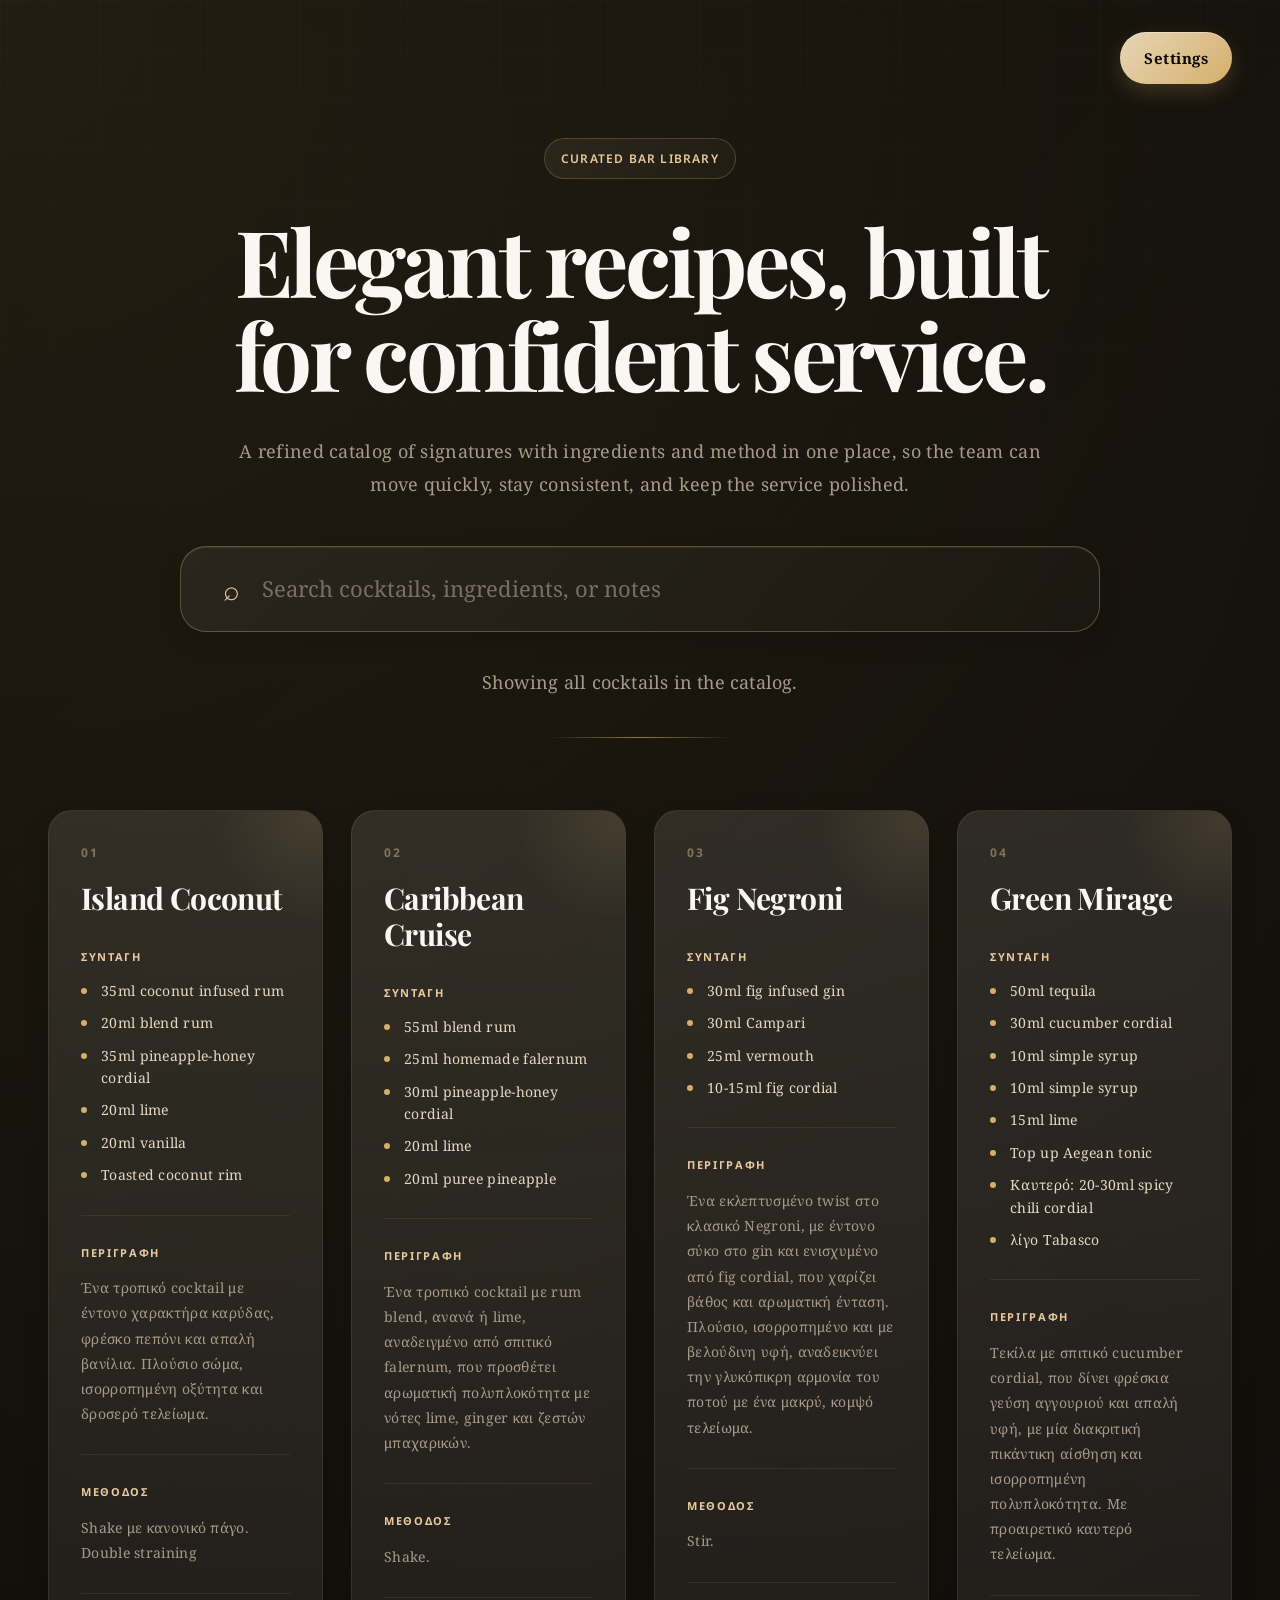
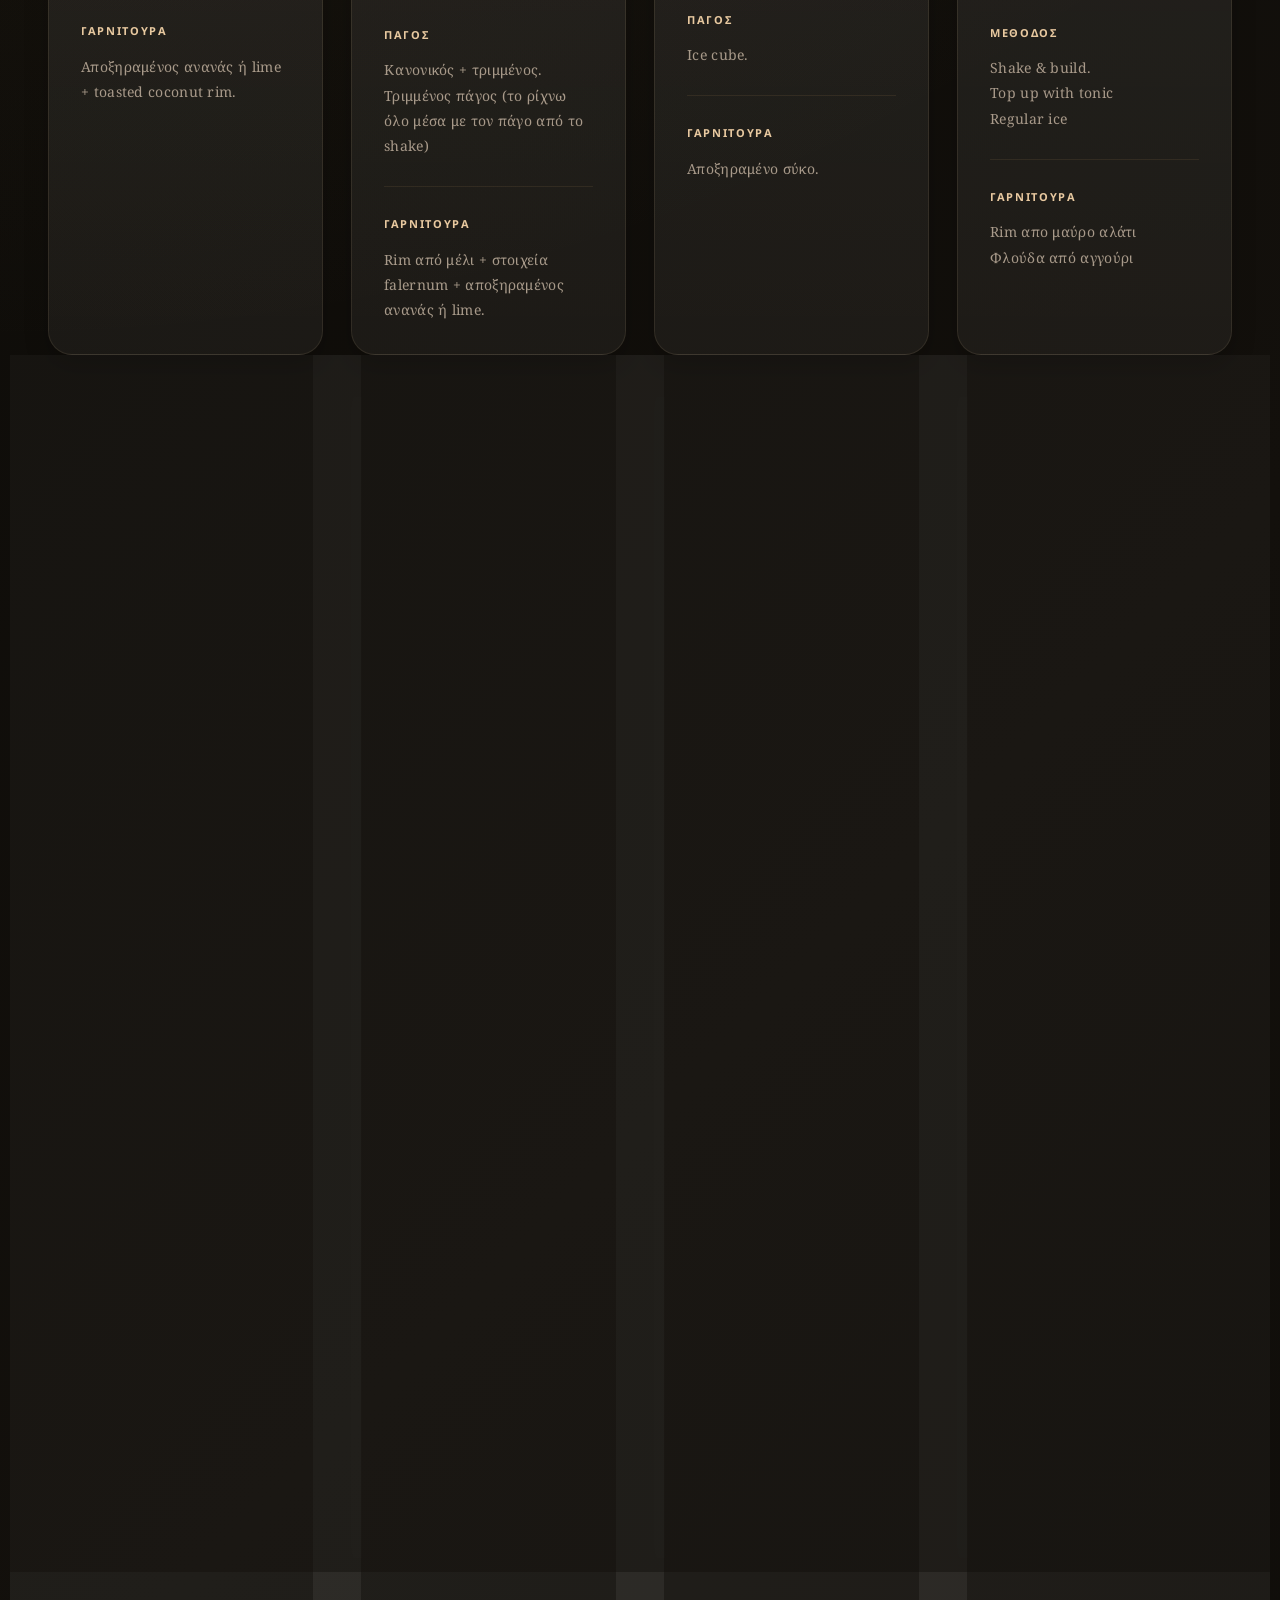
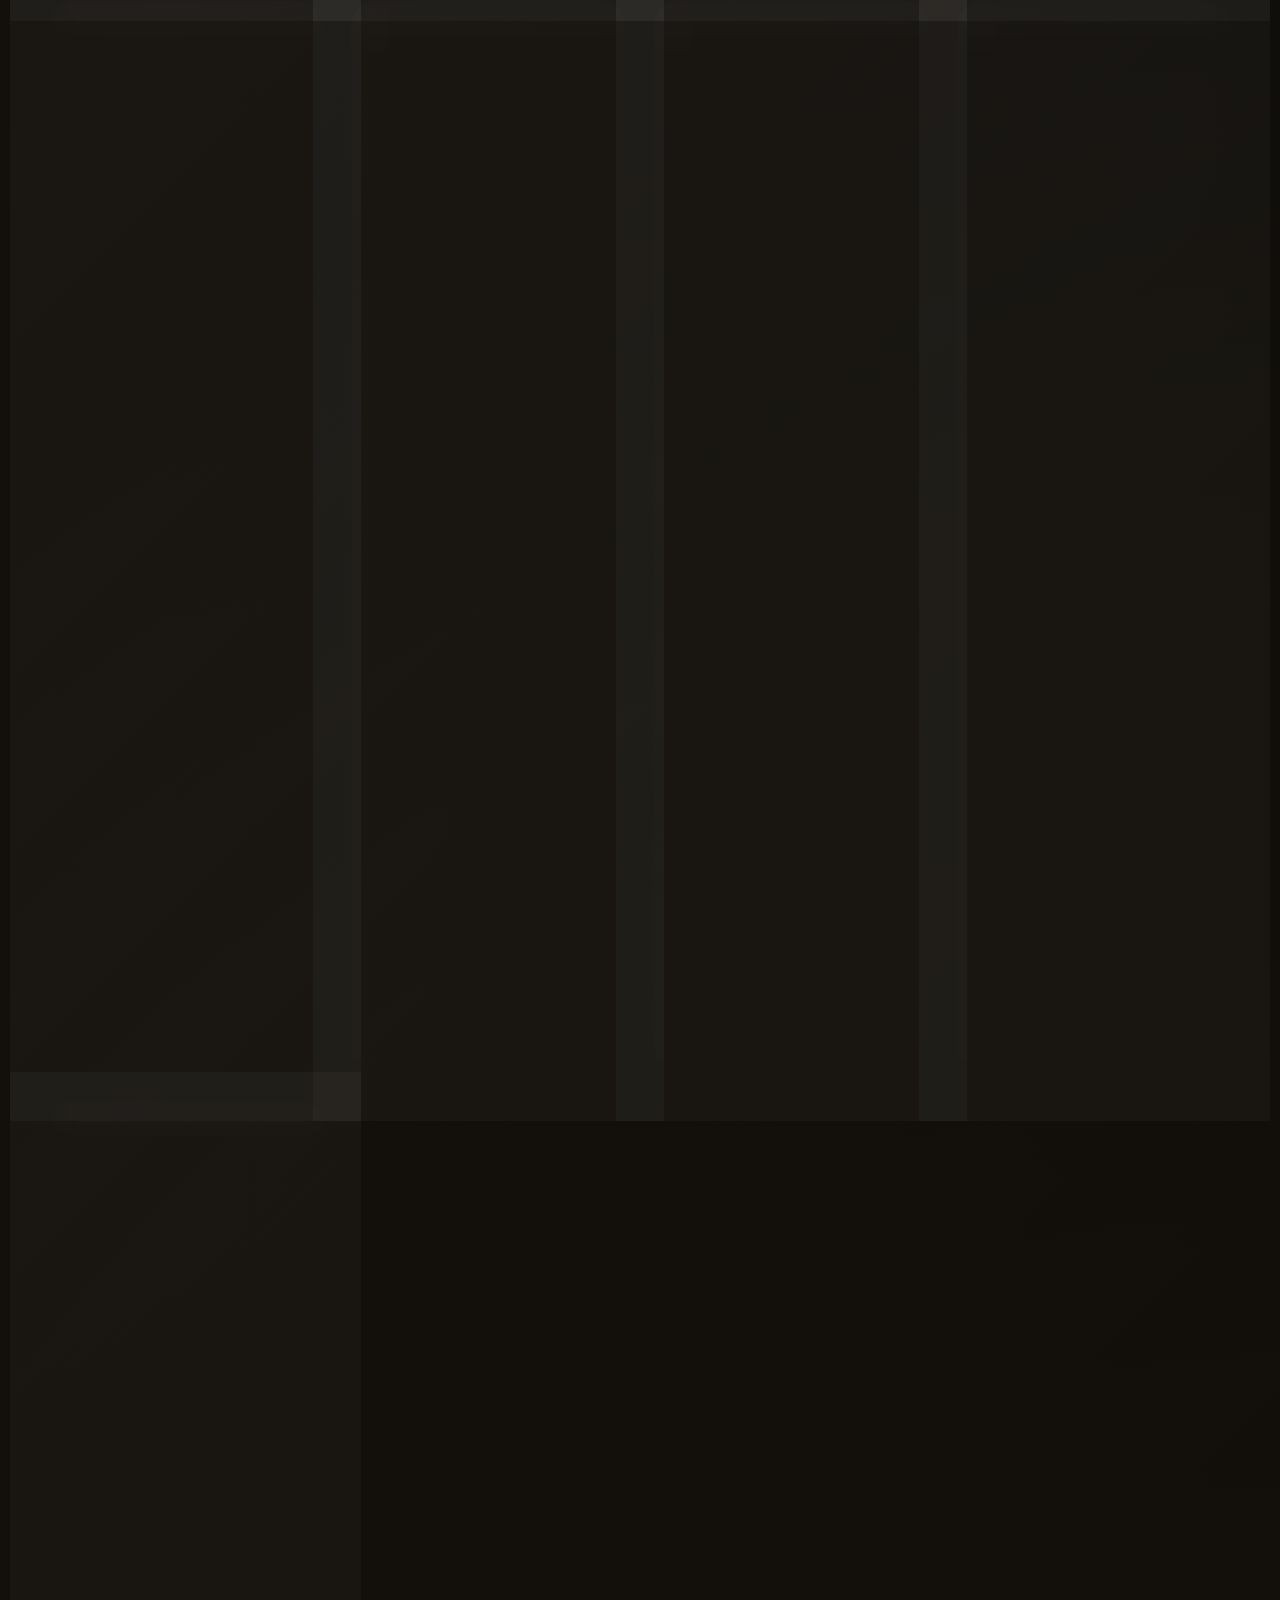
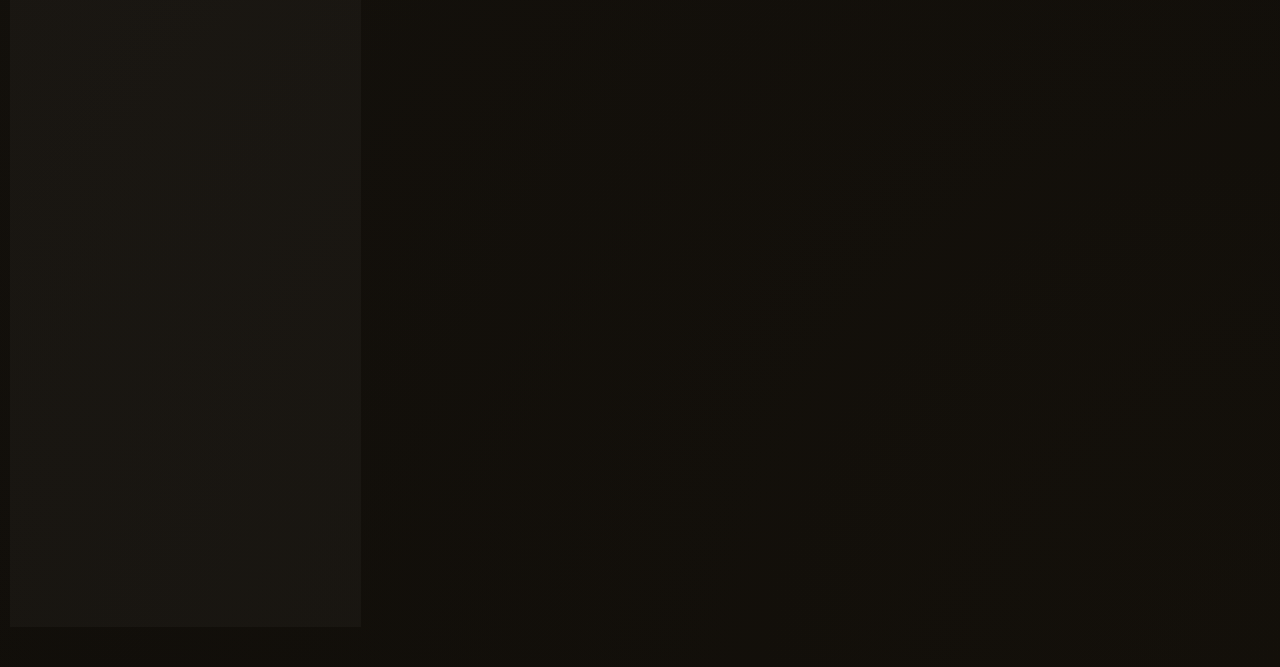
<file: index.html>
<!DOCTYPE html>
<html lang="el">
<head>
  <meta charset="UTF-8" />
  <meta name="viewport" content="width=device-width, initial-scale=1.0, viewport-fit=cover" />
  <meta name="description" content="BarMGR - A refined catalog of signature cocktail recipes with ingredients and preparation methods for professional bar service." />
  <meta name="theme-color" content="#0a0906" />
  <meta name="apple-mobile-web-app-capable" content="yes" />
  <meta name="apple-mobile-web-app-status-bar-style" content="black-translucent" />
  <title>BarMGR | Signature Drinks</title>
  <link rel="stylesheet" href="./static/index.css">
</head>
<body>

  <header class="page-utility" aria-label="Admin access">
    <a href="./templates/settings.html" class="admin-btn">Settings</a>
  </header>

  <main class="page">
    <section class="hero">
      <span class="eyebrow">Curated Bar Library</span>
      <h2>Elegant recipes, built for confident service.</h2>
      <p>
        A refined catalog of signatures with ingredients and method in one place,
        so the team can move quickly, stay consistent, and keep the service polished.
      </p>

      <div class="catalog-tools" aria-label="Catalog search">
        <label class="search-field" for="catalog-search">
          <span class="search-icon" aria-hidden="true">⌕</span>
          <input
            id="catalog-search"
            name="catalog-search"
            type="search"
            placeholder="Search cocktails, ingredients, or notes"
            autocomplete="off"
          />
        </label>
        <p class="search-hint" id="results-hint">Showing all cocktails in the catalog.</p>
      </div>
    </section>

    <section class="drinks-grid" id="catalog-grid" aria-live="polite">

      <article class="drink-card">
        <div class="card-number">01</div>
        <h3>Island Coconut</h3>
        <div class="card-section">
          <h4>Συνταγή</h4>
          <ul>
            <li>35ml coconut infused rum</li>
            <li>20ml blend rum</li>
            <li>35ml pineapple-honey cordial</li>
            <li>20ml lime</li>
            <li>20ml vanilla</li>
            <li>Toasted coconut rim</li>
          </ul>
        </div>
        <div class="card-section">
          <h4>Περιγραφή</h4>
          <p>Ένα τροπικό cocktail με έντονο χαρακτήρα καρύδας, φρέσκο πεπόνι και απαλή βανίλια. Πλούσιο σώμα, ισορροπημένη οξύτητα και δροσερό τελείωμα.</p>
        </div>
        <div class="card-section">
          <h4>Μέθοδος</h4>
          <p>Shake με κανονικό πάγο.</p>
          <p>Double straining</p>
        </div>
        <div class="card-section">
          <h4>Γαρνιτούρα</h4>
          <p>Αποξηραμένος ανανάς ή lime + toasted coconut rim.</p>
        </div>
      </article>

      <article class="drink-card">
        <div class="card-number">02</div>
        <h3>Caribbean Cruise</h3>
        <div class="card-section">
          <h4>Συνταγή</h4>
          <ul>
            <li>55ml blend rum</li>
            <li>25ml homemade falernum</li>
            <li>30ml pineapple-honey cordial</li>
            <li>20ml lime</li>
            <li>20ml puree pineapple</li>
          </ul>
        </div>
        <div class="card-section">
          <h4>Περιγραφή</h4>
          <p>Ένα τροπικό cocktail με rum blend, ανανά ή lime, αναδειγμένο από σπιτικό falernum, που προσθέτει αρωματική πολυπλοκότητα με νότες lime, ginger και ζεστών μπαχαρικών.</p>
        </div>
        <div class="card-section">
          <h4>Μέθοδος</h4>
          <p>Shake.</p>
        </div>
        <div class="card-section">
          <h4>Πάγος</h4>
          <p>Κανονικός + τριμμένος.</p>
          <p>Τριμμένος πάγος (το ρίχνω όλο μέσα με τον πάγο από το shake)</p>
        </div>
        <div class="card-section">
          <h4>Γαρνιτούρα</h4>
          <p>Rim από μέλι + στοιχεία falernum + αποξηραμένος ανανάς ή lime.</p>
        </div>
      </article>

      <article class="drink-card">
        <div class="card-number">03</div>
        <h3>Fig Negroni</h3>
        <div class="card-section">
          <h4>Συνταγή</h4>
          <ul>
            <li>30ml fig infused gin</li>
            <li>30ml Campari</li>
            <li>25ml vermouth</li>
            <li>10-15ml fig cordial</li>
          </ul>
        </div>
        <div class="card-section">
          <h4>Περιγραφή</h4>
          <p>Ένα εκλεπτυσμένο twist στο κλασικό Negroni, με έντονο σύκο στο gin και ενισχυμένο από fig cordial, που χαρίζει βάθος και αρωματική ένταση. Πλούσιο, ισορροπημένο και με βελούδινη υφή, αναδεικνύει την γλυκόπικρη αρμονία του ποτού με ένα μακρύ, κομψό τελείωμα.</p>
        </div>
        <div class="card-section">
          <h4>Μέθοδος</h4>
          <p>Stir.</p>
        </div>
        <div class="card-section">
          <h4>Πάγος</h4>
          <p>Ice cube.</p>
        </div>
        <div class="card-section">
          <h4>Γαρνιτούρα</h4>
          <p>Αποξηραμένο σύκο.</p>
        </div>
      </article>

      <article class="drink-card">
        <div class="card-number">04</div>
        <h3>Green Mirage</h3>
        <div class="card-section">
          <h4>Συνταγή</h4>
          <ul>
            <li>50ml tequila</li>
            <li>30ml cucumber cordial</li>
            <li>10ml simple syrup</li>
            <li>10ml simple syrup</li>
            <li>15ml lime</li>
            <li>Top up Aegean tonic</li>
            <li>Καυτερό: 20-30ml spicy chili cordial</li>
            <li>λίγο Tabasco</li>
          </ul>
        </div>
        <div class="card-section">
          <h4>Περιγραφή</h4>
          <p>Τεκίλα με σπιτικό cucumber cordial, που δίνει φρέσκια γεύση αγγουριού και απαλή υφή, με μία διακριτική πικάντικη αίσθηση και ισορροπημένη πολυπλοκότητα. Με προαιρετικό καυτερό τελείωμα.</p>
        </div>
        <div class="card-section">
          <h4>Μέθοδος</h4>
          <p>Shake &amp; build.</p>
          <p>Top up with tonic</p>
          <p>Regular ice</p>
        </div>
        <div class="card-section">
          <h4>Γαρνιτούρα</h4>
          <p>Rim απο μαύρο αλάτι</p>
          <p>Φλούδα από αγγούρι</p>
        </div>
      </article>

      <article class="drink-card">
        <div class="card-number">05</div>
        <h3>Mango Heat</h3>
        <div class="card-section">
          <h4>Συνταγή</h4>
          <ul>
            <li>55ml blend rum</li>
            <li>35ml mango cordial</li>
            <li>20ml lime</li>
            <li>10ml ginger-sesame oleo</li>
            <li>10-15ml sugar syrup</li>
          </ul>
        </div>
        <div class="card-section">
          <h4>Περιγραφή</h4>
          <p>Ένα εκλεπτυσμένο tropical cocktail με βάση το rum, home-made mango cordial και lime, με ήπια πικάντικη επίγευση ginger και διακριτικό άγγιγμα sesame.</p>
        </div>
        <div class="card-section">
          <h4>Μέθοδος</h4>
          <p>Shake.</p>
          <p>Double training</p>
        </div>
        <div class="card-section">
          <h4>Πάγος</h4>
          <p>Κανονικός.</p>
        </div>
        <div class="card-section">
          <h4>Γαρνιτούρα</h4>
          <p>Αποξηραμένο mango, δυόσμος ή καμένη ζάχαρη πάνω στο ποτήρι.</p>
        </div>
      </article>

      <article class="drink-card">
        <div class="card-number">06</div>
        <h3>Kiwi Gin Sour</h3>
        <div class="card-section">
          <h4>Συνταγή</h4>
          <ul>
            <li>45ml kiwi infused gin</li>
            <li>10ml gin</li>
            <li>30-35ml kiwi basil cordial</li>
            <li>10-15ml elderflower liqueur</li>
            <li>15-20ml lime</li>
          </ul>
        </div>
        <div class="card-section">
          <h4>Περιγραφή</h4>
          <p>Ένα κίτρινο cocktail που ισορροπεί ανάμεσα στη φρεσκάδα του kiwi και τη βοτανική ένταση των botanicals, με διακριτικές λουλουδάτες νότες από elderflower και φρέσκια οξύτητα. Ο αφρός δίνει βελούδινη υφή και ολοκληρώνει το cocktail με κομψό αποτέλεσμα.</p>
        </div>
        <div class="card-section">
          <h4>Μέθοδος</h4>
          <p>Shake.</p>
          <p>Double straining</p>
        </div>
        <div class="card-section">
          <h4>Πάγος</h4>
          <p>Κανονικός.</p>
        </div>
        <div class="card-section">
          <h4>Γαρνιτούρα</h4>
          <p>Foam, kiwi ή βασιλικός.</p>
        </div>
      </article>

      <article class="drink-card">
        <div class="card-number">07</div>
        <h3>Peach Garden</h3>
        <div class="card-section">
          <h4>Συνταγή</h4>
          <ul>
            <li>40ml peach infused vodka</li>
            <li>20ml vodka</li>
            <li>35ml peach rosemary cordial</li>
            <li>20ml lime</li>
            <li>10-15ml simple syrup</li>
            <li>1 κουταλία πάστα μήλου (αν έχουμε)</li>
          </ul>
        </div>
        <div class="card-section">
          <h4>Περιγραφή</h4>
          <p>Δροσερό και αρωματικό cocktail με βάση vodka εμποτισμένη με ροδάκινο, ισορροπημένο από lime και σπιτικό cordial ροδάκινου με νότες δεντρολίβανου. Ο δυόσμος προσθέτει φρεσκάδα, δημιουργώντας ένα κομψό και ανάλαφρο αποτέλεσμα με καλοκαιρινό χαρακτήρα.</p>
        </div>
        <div class="card-section">
          <h4>Μέθοδος</h4>
          <p>Shake.</p>
          <p>Double straining.</p>
        </div>
        <div class="card-section">
          <h4>Πάγος</h4>
          <p>Κανονικός, μπάρα ή τριμμένος.</p>
        </div>
        <div class="card-section">
          <h4>Γαρνιτούρα</h4>
          <p>Ροδάκινο, αποξηραμένο lime ή δεντρολίβανο.</p>
        </div>
      </article>

      <article class="drink-card">
        <div class="card-number">08</div>
        <h3>Kiwi Eden 0% – Kiwi Free</h3>
        <div class="card-section">
          <h4>Mocktail</h4>
          <p>0% alcohol επιλογή.</p>
        </div>
        <div class="card-section">
          <h4>Συνταγή</h4>
          <ul>
            <li>55ml gin 0%</li>
            <li>25-30ml kiwi basil cordial</li>
            <li>10-15ml elderflower</li>
            <li>10-15ml lime</li>
          </ul>
        </div>
        <div class="card-section">
          <h4>Μέθοδος</h4>
          <p>Shake.</p>
          <p>Double straining.</p>
        </div>
        <div class="card-section">
          <h4>Πάγος</h4>
          <p>Κανονικός.</p>
        </div>
        <div class="card-section">
          <h4>Σερβίρισμα</h4>
          <p>Foam, φύλλα βασιλικού.</p>
        </div>
      </article>

      <article class="drink-card">
        <div class="card-number">09</div>
        <h3>Peach Fizz</h3>
        <div class="card-section">
          <h4>Mocktail</h4>
          <p>0% alcohol επιλογή.</p>
        </div>
        <div class="card-section">
          <h4>Συνταγή</h4>
          <ul>
            <li>40ml peach rosemary cordial</li>
            <li>20ml lime</li>
            <li>15ml vanilla</li>
            <li>Top up με pink soda</li>
          </ul>
        </div>
        <div class="card-section">
          <h4>Μέθοδος</h4>
          <p>Shake.</p>
          <p>Double straining.</p>
        </div>
        <div class="card-section">
          <h4>Πάγος</h4>
          <p>Κανονικός ή παγάκια.</p>
        </div>
        <div class="card-section">
          <h4>Γαρνιτούρα</h4>
          <p>Αποξηραμένο ροδάκινο ή κλωνάρι δεντρολίβανου.</p>
        </div>
      </article>

      <article class="drink-card">
        <div class="card-number">10</div>
        <h3>Cucumber Free – Cucumber Elixir 0%</h3>
        <div class="card-section">
          <h4>Mocktail</h4>
          <p>0% alcohol επιλογή.</p>
        </div>
        <div class="card-section">
          <h4>Συνταγή</h4>
          <ul>
            <li>40ml cucumber cordial</li>
            <li>20ml lime</li>
            <li>15ml elderflower</li>
            <li>Top up gin tonic</li>
          </ul>
        </div>
        <div class="card-section">
          <h4>Μέθοδος</h4>
          <p>Shake.</p>
          <p>Double straining.</p>
        </div>
        <div class="card-section">
          <h4>Πάγος</h4>
          <p>Κανονικός.</p>
        </div>
        <div class="card-section">
          <h4>Γαρνιτούρα</h4>
          <p>Rim από μαύρο αλάτι και φλούδα απο αγγούρι</p>
        </div>
      </article>

      <article class="drink-card">
        <div class="card-number">11</div>
        <h3>Peach Spritz</h3>
        <div class="card-section">
          <h4>Spritz</h4>
          <p>Αφρώδες, ελαφρύ και καλοκαιρινό.</p>
        </div>
        <div class="card-section">
          <h4>Συνταγή</h4>
          <ul>
            <li>40ml vodka</li>
            <li>35-40ml peach rosemary cordial</li>
            <li>60ml prosecco</li>
            <li>10ml simple syrup</li>
            <li>Top up σόδα</li>
          </ul>
        </div>
        <div class="card-section">
          <h4>Περιγραφή</h4>
          <p>Απαλό και καλοκαιρινό spritz με ροδάκινο και δεντρολίβανο, με νότες εσπεριδοειδών και ελαφριά ανθράκωση.</p>
        </div>
        <div class="card-section">
          <h4>Μέθοδος</h4>
          <p>Build</p>
        </div>
        <div class="card-section">
          <h4>Πάγος</h4>
          <p>Κανονικός.</p>
        </div>
        <div class="card-section">
          <h4>Γαρνιτούρα</h4>
          <p>Δεντρολίβανο, αποξηραμένο ροδάκινο ή lemon zest.</p>
        </div>
      </article>

      <article class="drink-card">
        <div class="card-number">12</div>
        <h3>Pineapple &amp; Sage Spritz</h3>
        <div class="card-section">
          <h4>Spritz</h4>
          <p>Τροπικό και αρωματικό.</p>
        </div>
        <div class="card-section">
          <h4>Συνταγή</h4>
          <ul>
            <li>45ml blend rum</li>
            <li>40ml pineapple honey cordial</li>
            <li>3-4 φύλλα φασκόμηλο</li>
            <li>Top up Aegean tonic</li>
          </ul>
        </div>
        <div class="card-section">
          <h4>Περιγραφή</h4>
          <p>Τροπικό και αρωματικό spritz με ανανά και φασκόμηλο, ισορροπημένο με tonic για ένα δροσερό και ιδιαίτερο αποτέλεσμα.</p>
        </div>
        <div class="card-section">
          <h4>Μέθοδος</h4>
          <p>Build</p>
        </div>
        <div class="card-section">
          <h4>Πάγος</h4>
          <p>Κανονικός.</p>
        </div>
        <div class="card-section">
          <h4>Γαρνιτούρα</h4>
          <p>Φύλλα sage.</p>
        </div>
      </article>

      <article class="drink-card">
        <div class="card-number">13</div>
        <h3>Kiwi Garden Spritz</h3>
        <div class="card-section">
          <h4>Spritz</h4>
          <p>Φρέσκο, botanical και δροσερό.</p>
        </div>
        <div class="card-section">
          <h4>Συνταγή</h4>
          <ul>
            <li>45ml gin</li>
            <li>35-40ml kiwi basil cordial</li>
            <li>5-10ml simple syrup</li>
            <li>Top up Aegean tonic</li>
          </ul>
        </div>
        <div class="card-section">
          <h4>Περιγραφή</h4>
          <p>Φρέσκο και botanical spritz με kiwi, βασιλικό και δυόσμο, ισορροπημένο με tonic για ένα αρωματικό και δροσερό τελείωμα.</p>
        </div>
        <div class="card-section">
          <h4>Μέθοδος</h4>
          <p>Build</p>
        </div>
        <div class="card-section">
          <h4>Πάγος</h4>
          <p>Κανονικός.</p>
        </div>
        <div class="card-section">
          <h4>Γαρνιτούρα</h4>
          <p>Δυόσμος ή βασιλικός ή φέτα ακτινίδιο.</p>
        </div>
      </article>

    </section>
  </main>

  <script>
    function debounce(func, wait) {
      let timeout;
      return function executedFunction(...args) {
        const later = () => {
          clearTimeout(timeout);
          func(...args);
        };
        clearTimeout(timeout);
        timeout = setTimeout(later, wait);
      };
    }

    const searchInput = document.getElementById('catalog-search');
    const cards = Array.from(document.querySelectorAll('.drink-card'));
    const hint = document.getElementById('results-hint');

    function updateCatalog() {
      const query = searchInput.value.trim().toLowerCase();
      let visibleCount = 0;

      cards.forEach((card) => {
        const matches = card.textContent.toLowerCase().includes(query);
        card.hidden = query.length > 0 && !matches;

        if (!card.hidden) {
          visibleCount += 1;
        }
      });

      if (query.length === 0) {
        hint.textContent = 'Showing all cocktails in the catalog.';
        return;
      }

      hint.textContent = visibleCount === 1
        ? '1 cocktail matches your search.'
        : `${visibleCount} cocktails match your search.`;
    }

    searchInput.addEventListener('input', debounce(updateCatalog, 100));
    updateCatalog();
  </script>

</body>
</html>
</file>
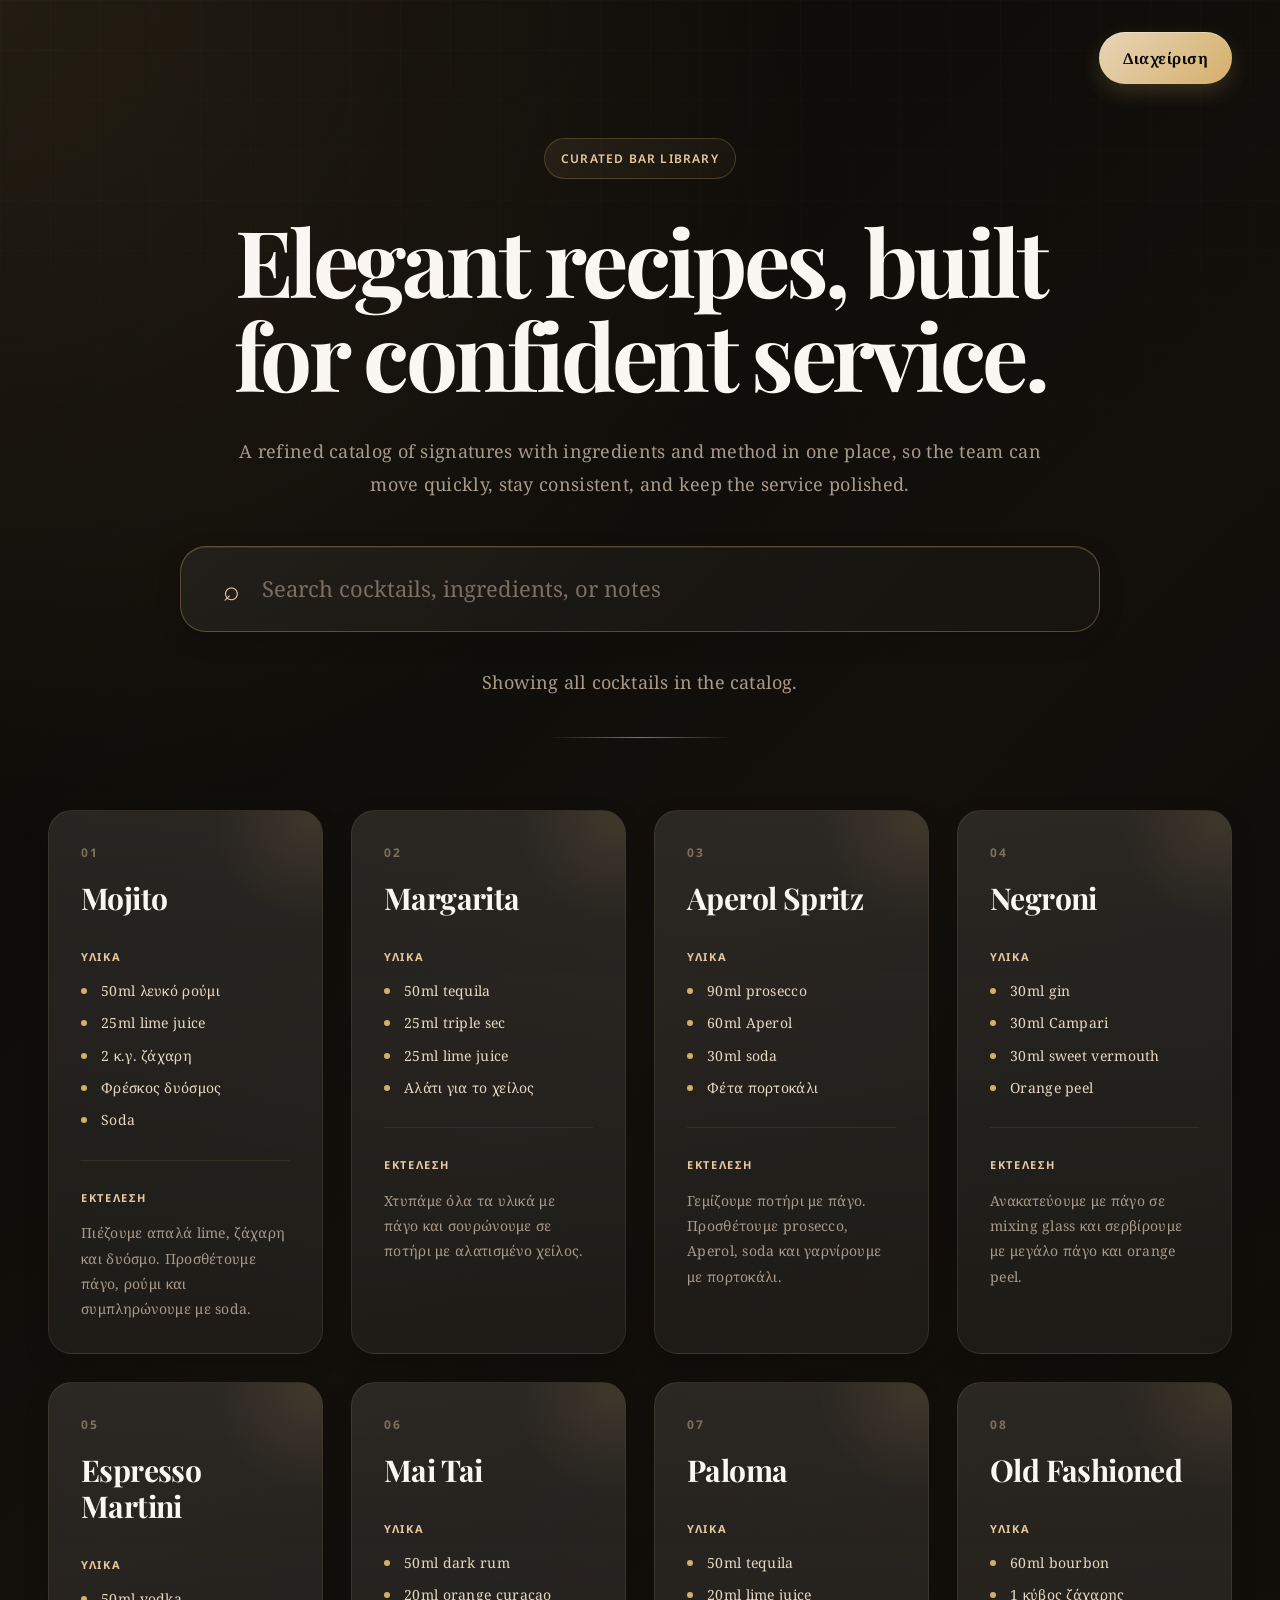
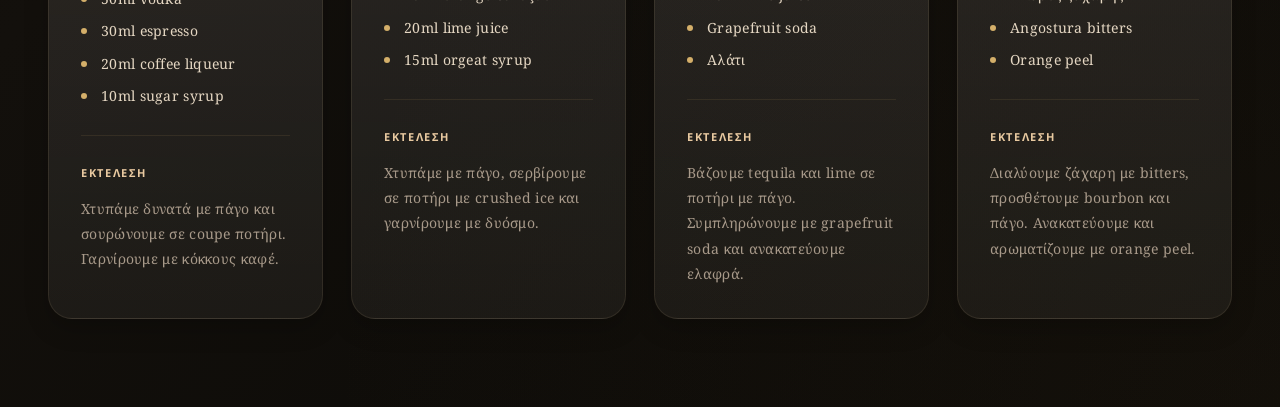
<file: templates/index.html>
<!DOCTYPE html>
<html lang="el">
<head>
  <meta charset="UTF-8" />
  <meta name="viewport" content="width=device-width, initial-scale=1.0" />
  <title>BarMGR | Signature Drinks</title>
  <link rel="stylesheet" href="../static/index.css" />
</head>
<body>

  <header class="page-utility" aria-label="Admin access">
    <a href="/login" class="admin-btn">Διαχείριση</a>
  </header>

  <main class="page">
    <section class="hero">
      <span class="eyebrow">Curated Bar Library</span>
      <h2>Elegant recipes, built for confident service.</h2>
      <p>
        A refined catalog of signatures with ingredients and method in one place,
        so the team can move quickly, stay consistent, and keep the service polished.
      </p>

      <div class="catalog-tools" aria-label="Catalog search">
        <label class="search-field" for="catalog-search">
          <span class="search-icon" aria-hidden="true">⌕</span>
          <input
            id="catalog-search"
            name="catalog-search"
            type="search"
            placeholder="Search cocktails, ingredients, or notes"
            autocomplete="off"
          />
        </label>
        <p class="search-hint" id="results-hint">Showing all cocktails in the catalog.</p>
      </div>
    </section>

    <section class="drinks-grid" id="catalog-grid" aria-live="polite">

      <article class="drink-card">
        <div class="card-number">01</div>
        <h3>Mojito</h3>
        <div class="card-section">
          <h4>Υλικά</h4>
          <ul>
            <li>50ml λευκό ρούμι</li>
            <li>25ml lime juice</li>
            <li>2 κ.γ. ζάχαρη</li>
            <li>Φρέσκος δυόσμος</li>
            <li>Soda</li>
          </ul>
        </div>
        <div class="card-section">
          <h4>Εκτέλεση</h4>
          <p>Πιέζουμε απαλά lime, ζάχαρη και δυόσμο. Προσθέτουμε πάγο, ρούμι και συμπληρώνουμε με soda.</p>
        </div>
      </article>

      <article class="drink-card">
        <div class="card-number">02</div>
        <h3>Margarita</h3>
        <div class="card-section">
          <h4>Υλικά</h4>
          <ul>
            <li>50ml tequila</li>
            <li>25ml triple sec</li>
            <li>25ml lime juice</li>
            <li>Αλάτι για το χείλος</li>
          </ul>
        </div>
        <div class="card-section">
          <h4>Εκτέλεση</h4>
          <p>Χτυπάμε όλα τα υλικά με πάγο και σουρώνουμε σε ποτήρι με αλατισμένο χείλος.</p>
        </div>
      </article>

      <article class="drink-card">
        <div class="card-number">03</div>
        <h3>Aperol Spritz</h3>
        <div class="card-section">
          <h4>Υλικά</h4>
          <ul>
            <li>90ml prosecco</li>
            <li>60ml Aperol</li>
            <li>30ml soda</li>
            <li>Φέτα πορτοκάλι</li>
          </ul>
        </div>
        <div class="card-section">
          <h4>Εκτέλεση</h4>
          <p>Γεμίζουμε ποτήρι με πάγο. Προσθέτουμε prosecco, Aperol, soda και γαρνίρουμε με πορτοκάλι.</p>
        </div>
      </article>

      <article class="drink-card">
        <div class="card-number">04</div>
        <h3>Negroni</h3>
        <div class="card-section">
          <h4>Υλικά</h4>
          <ul>
            <li>30ml gin</li>
            <li>30ml Campari</li>
            <li>30ml sweet vermouth</li>
            <li>Orange peel</li>
          </ul>
        </div>
        <div class="card-section">
          <h4>Εκτέλεση</h4>
          <p>Ανακατεύουμε με πάγο σε mixing glass και σερβίρουμε με μεγάλο πάγο και orange peel.</p>
        </div>
      </article>

      <article class="drink-card">
        <div class="card-number">05</div>
        <h3>Espresso Martini</h3>
        <div class="card-section">
          <h4>Υλικά</h4>
          <ul>
            <li>50ml vodka</li>
            <li>30ml espresso</li>
            <li>20ml coffee liqueur</li>
            <li>10ml sugar syrup</li>
          </ul>
        </div>
        <div class="card-section">
          <h4>Εκτέλεση</h4>
          <p>Χτυπάμε δυνατά με πάγο και σουρώνουμε σε coupe ποτήρι. Γαρνίρουμε με κόκκους καφέ.</p>
        </div>
      </article>

      <article class="drink-card">
        <div class="card-number">06</div>
        <h3>Mai Tai</h3>
        <div class="card-section">
          <h4>Υλικά</h4>
          <ul>
            <li>50ml dark rum</li>
            <li>20ml orange curaçao</li>
            <li>20ml lime juice</li>
            <li>15ml orgeat syrup</li>
          </ul>
        </div>
        <div class="card-section">
          <h4>Εκτέλεση</h4>
          <p>Χτυπάμε με πάγο, σερβίρουμε σε ποτήρι με crushed ice και γαρνίρουμε με δυόσμο.</p>
        </div>
      </article>

      <article class="drink-card">
        <div class="card-number">07</div>
        <h3>Paloma</h3>
        <div class="card-section">
          <h4>Υλικά</h4>
          <ul>
            <li>50ml tequila</li>
            <li>20ml lime juice</li>
            <li>Grapefruit soda</li>
            <li>Αλάτι</li>
          </ul>
        </div>
        <div class="card-section">
          <h4>Εκτέλεση</h4>
          <p>Βάζουμε tequila και lime σε ποτήρι με πάγο. Συμπληρώνουμε με grapefruit soda και ανακατεύουμε ελαφρά.</p>
        </div>
      </article>

      <article class="drink-card">
        <div class="card-number">08</div>
        <h3>Old Fashioned</h3>
        <div class="card-section">
          <h4>Υλικά</h4>
          <ul>
            <li>60ml bourbon</li>
            <li>1 κύβος ζάχαρης</li>
            <li>Angostura bitters</li>
            <li>Orange peel</li>
          </ul>
        </div>
        <div class="card-section">
          <h4>Εκτέλεση</h4>
          <p>Διαλύουμε ζάχαρη με bitters, προσθέτουμε bourbon και πάγο. Ανακατεύουμε και αρωματίζουμε με orange peel.</p>
        </div>
      </article>

    </section>
  </main>

  <script>
    const searchInput = document.getElementById('catalog-search');
    const cards = Array.from(document.querySelectorAll('.drink-card'));
    const hint = document.getElementById('results-hint');

    function updateCatalog() {
      const query = searchInput.value.trim().toLowerCase();
      let visibleCount = 0;

      cards.forEach((card) => {
        const matches = card.textContent.toLowerCase().includes(query);
        card.hidden = query.length > 0 && !matches;

        if (!card.hidden) {
          visibleCount += 1;
        }
      });

      if (query.length === 0) {
        hint.textContent = 'Showing all cocktails in the catalog.';
        return;
      }

      hint.textContent = visibleCount === 1
        ? '1 cocktail matches your search.'
        : `${visibleCount} cocktails match your search.`;
    }

    searchInput.addEventListener('input', updateCatalog);
    updateCatalog();
  </script>

</body>
</html>
</file>
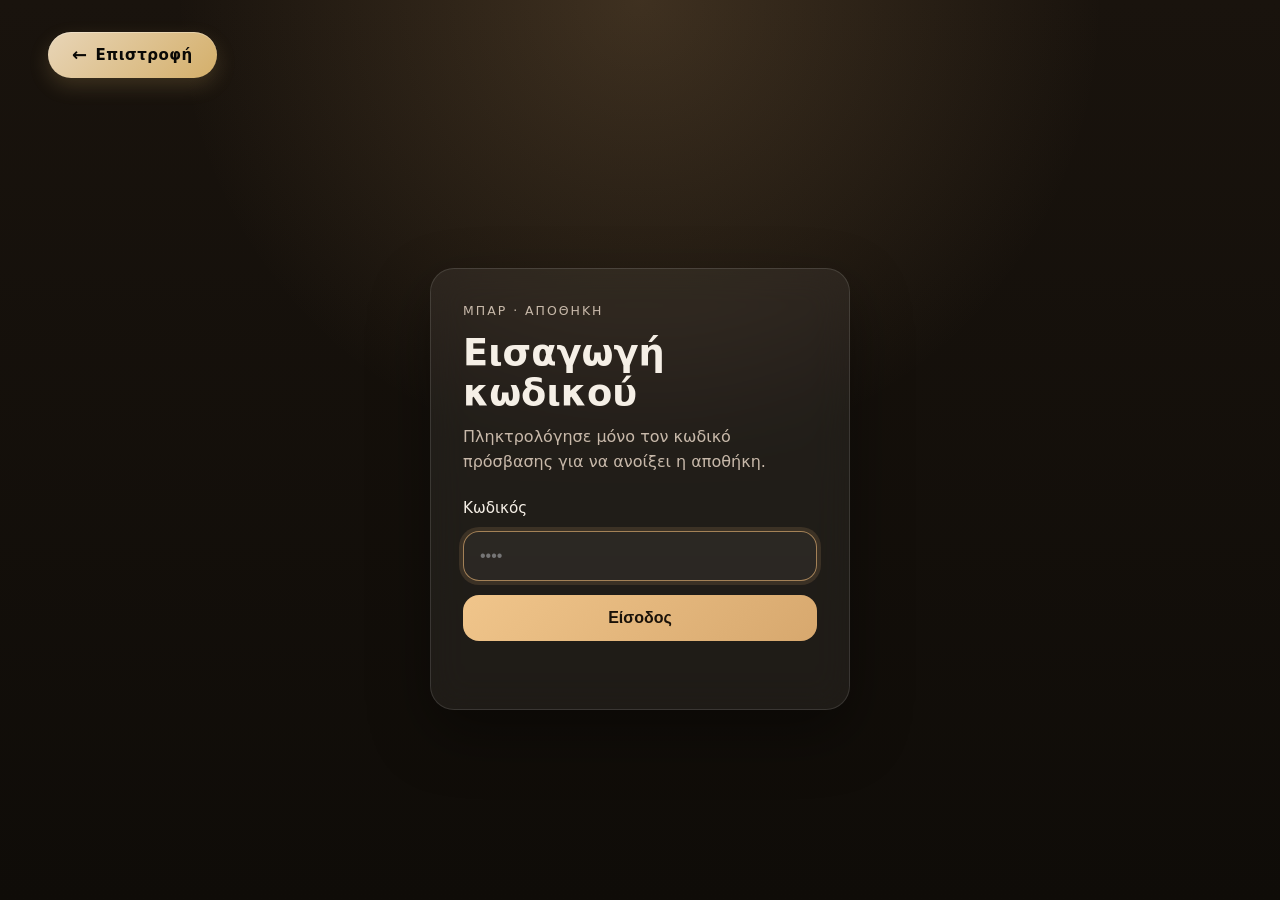
<file: templates/login-bar.html>
<!DOCTYPE html>
<html lang="el">
<head>
	<meta charset="UTF-8" />
	<meta name="viewport" content="width=device-width, initial-scale=1.0, viewport-fit=cover" />
	<meta name="theme-color" content="#0a0906" />
	<meta name="apple-mobile-web-app-capable" content="yes" />
	<meta name="apple-mobile-web-app-status-bar-style" content="black-translucent" />
	<meta name="description" content="BarMGR Bar Warehouse login page." />
	<title>Είσοδος Αποθήκης | BarMGR</title>

	<style>
		:root {
			color-scheme: dark;
			--bg: #0f0c08;
			--panel: rgba(255, 255, 255, 0.06);
			--panel-border: rgba(255, 255, 255, 0.12);
			--text: #f5efe6;
			--muted: #c8b9aa;
			--accent: #d7a86e;
			--danger: #ff7b7b;
			--shadow: 0 24px 60px rgba(0, 0, 0, 0.38);
		}

		* {
			box-sizing: border-box;
		}

		body {
			margin: 0;
			min-height: 100vh;
			display: grid;
			grid-template-rows: auto 1fr;
			font-family: Inter, system-ui, -apple-system, BlinkMacSystemFont, "Segoe UI", sans-serif;
			background:
				radial-gradient(circle at top, rgba(215, 168, 110, 0.2), transparent 42%),
				linear-gradient(180deg, #19130d 0%, var(--bg) 100%);
			color: var(--text);
		}

		.login-header {
			padding: 32px 48px 0;
		}

		.back-link {
			display: inline-flex;
			align-items: center;
			justify-content: center;
			gap: 8px;
			color: #0a0906;
			text-decoration: none;
			font-weight: 700;
			font-size: 15px;
			padding: 14px 24px;
			border-radius: 999px;
			background: linear-gradient(135deg, #e8d5b7, #d4af6a);
			box-shadow: 0 8px 20px rgba(212, 175, 106, 0.2), inset 0 1px 0 rgba(255, 255, 255, 0.3);
			transition: all 0.3s cubic-bezier(0.23, 1, 0.320, 1);
			letter-spacing: 0.5px;
			border: none;
			cursor: pointer;
		}

		.back-icon {
			display: inline-flex;
			align-items: center;
			justify-content: center;
			font-size: 18px;
			line-height: 1;
			transition: transform 0.3s cubic-bezier(0.23, 1, 0.320, 1);
		}

		.back-link:hover {
			transform: translateY(-2px);
			box-shadow: 0 12px 28px rgba(212, 175, 106, 0.3), inset 0 1px 0 rgba(255, 255, 255, 0.4);
		}

		.back-link:hover .back-icon {
			transform: translateX(-3px);
		}

		.back-link:active {
			transform: translateY(0);
		}

		.page-wrap {
			display: grid;
			place-items: center;
			padding: 24px;
		}

		.login-card {
			width: min(100%, 420px);
			padding: 32px;
			border-radius: 24px;
			background: var(--panel);
			border: 1px solid var(--panel-border);
			box-shadow: var(--shadow);
			backdrop-filter: blur(18px);
		}

		.eyebrow {
			margin: 0 0 12px;
			text-transform: uppercase;
			letter-spacing: 0.16em;
			font-size: 0.78rem;
			color: var(--muted);
		}

		h1 {
			margin: 0 0 10px;
			font-size: clamp(1.8rem, 4vw, 2.3rem);
			line-height: 1.1;
		}

		p {
			margin: 0 0 24px;
			color: var(--muted);
			line-height: 1.6;
		}

		form {
			display: grid;
			gap: 14px;
		}

		label {
			font-size: 0.95rem;
			color: var(--text);
		}

		input {
			width: 100%;
			border: 1px solid rgba(255, 255, 255, 0.14);
			background: rgba(255, 255, 255, 0.05);
			color: var(--text);
			border-radius: 16px;
			padding: 15px 16px;
			font-size: 1rem;
			outline: none;
		}

		input:focus {
			border-color: rgba(215, 168, 110, 0.7);
			box-shadow: 0 0 0 4px rgba(215, 168, 110, 0.15);
		}

		button {
			border: 0;
			border-radius: 16px;
			padding: 14px 16px;
			font-size: 1rem;
			font-weight: 700;
			color: #1a1209;
			background: linear-gradient(135deg, #f0c58b, var(--accent));
			cursor: pointer;
		}

		button:hover {
			filter: brightness(1.02);
		}

		.message {
			min-height: 1.4em;
			margin: 0;
			font-weight: 600;
		}

		.message.error {
			color: var(--danger);
		}

		.message.success {
			color: #87e6a3;
		}
	</style>
</head>
<body>
	<header class="login-header">
		<a href="settings-bar.html" class="back-link">
			<span class="back-icon">←</span>
			<span>Επιστροφή</span>
		</a>
	</header>

	<div class="page-wrap">
		<main class="login-card" aria-labelledby="login-title">
			<p class="eyebrow">Μπαρ · Αποθήκη</p>
			<h1 id="login-title">Εισαγωγή κωδικού</h1>
			<p>Πληκτρολόγησε μόνο τον κωδικό πρόσβασης για να ανοίξει η αποθήκη.</p>

			<form id="login-form" autocomplete="off" novalidate>
				<label for="password">Κωδικός</label>
				<input
					id="password"
					name="password"
					type="password"
					inputmode="numeric"
					placeholder="••••"
					autofocus
					aria-describedby="message"
				/>
				<button type="submit">Είσοδος</button>
				<p id="message" class="message" role="status" aria-live="polite"></p>
			</form>
		</main>
	</div>

	<script>
		const form = document.getElementById('login-form');
		const passwordInput = document.getElementById('password');
		const message = document.getElementById('message');
		const warehousePage = './warehouse-bar.html';
		const secretKey = '1989';

		function showMessage(text, type) {
			message.textContent = text;
			message.className = `message ${type}`;
		}

		form.addEventListener('submit', (event) => {
			event.preventDefault();

			if (passwordInput.value === secretKey) {
				showMessage('Σωστός κωδικός. Άνοιγμα αποθήκης...', 'success');
				window.location.href = warehousePage;
				return;
			}

			showMessage('Ο κωδικός είναι λάθος.', 'error');
			passwordInput.select();
			passwordInput.focus();
		});
	</script>
</body>
</html>
</file>
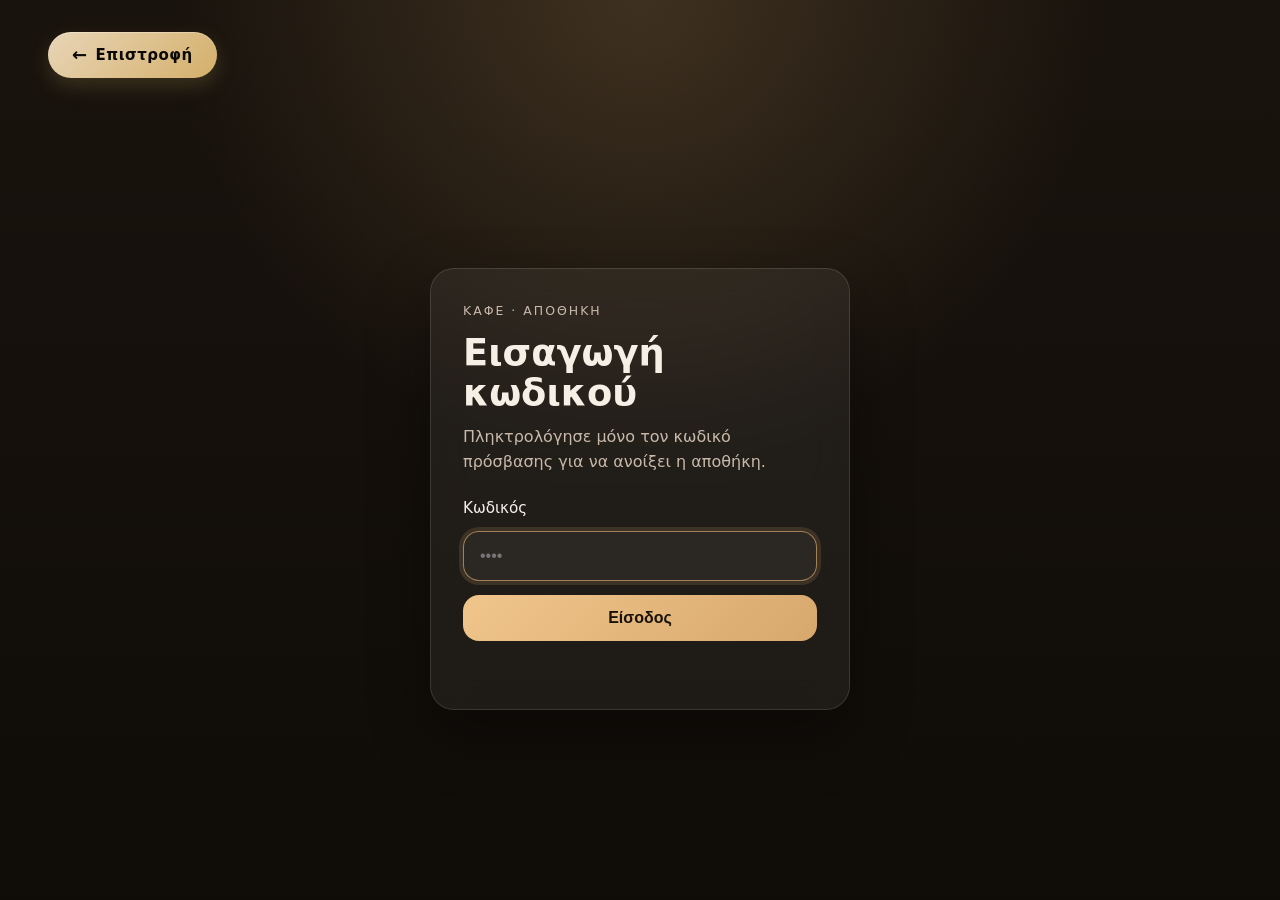
<file: templates/login-cafe.html>
<!DOCTYPE html>
<html lang="el">
<head>
	<meta charset="UTF-8" />
	<meta name="viewport" content="width=device-width, initial-scale=1.0, viewport-fit=cover" />
	<meta name="theme-color" content="#0a0906" />
	<meta name="apple-mobile-web-app-capable" content="yes" />
	<meta name="apple-mobile-web-app-status-bar-style" content="black-translucent" />
	<meta name="description" content="BarMGR Cafe Warehouse login page." />
	<title>Είσοδος Αποθήκης | BarMGR</title>

	<style>
		:root {
			color-scheme: dark;
			--bg: #0f0c08;
			--panel: rgba(255, 255, 255, 0.06);
			--panel-border: rgba(255, 255, 255, 0.12);
			--text: #f5efe6;
			--muted: #c8b9aa;
			--accent: #d7a86e;
			--danger: #ff7b7b;
			--shadow: 0 24px 60px rgba(0, 0, 0, 0.38);
		}

		* {
			box-sizing: border-box;
		}

		body {
			margin: 0;
			min-height: 100vh;
			display: grid;
			grid-template-rows: auto 1fr;
			font-family: Inter, system-ui, -apple-system, BlinkMacSystemFont, "Segoe UI", sans-serif;
			background:
				radial-gradient(circle at top, rgba(215, 168, 110, 0.2), transparent 42%),
				linear-gradient(180deg, #19130d 0%, var(--bg) 100%);
			color: var(--text);
		}

		.login-header {
			padding: 32px 48px 0;
		}

		.back-link {
			display: inline-flex;
			align-items: center;
			justify-content: center;
			gap: 8px;
			color: #0a0906;
			text-decoration: none;
			font-weight: 700;
			font-size: 15px;
			padding: 14px 24px;
			border-radius: 999px;
			background: linear-gradient(135deg, #e8d5b7, #d4af6a);
			box-shadow: 0 8px 20px rgba(212, 175, 106, 0.2), inset 0 1px 0 rgba(255, 255, 255, 0.3);
			transition: all 0.3s cubic-bezier(0.23, 1, 0.320, 1);
			letter-spacing: 0.5px;
			border: none;
			cursor: pointer;
		}

		.back-icon {
			display: inline-flex;
			align-items: center;
			justify-content: center;
			font-size: 18px;
			line-height: 1;
			transition: transform 0.3s cubic-bezier(0.23, 1, 0.320, 1);
		}

		.back-link:hover {
			transform: translateY(-2px);
			box-shadow: 0 12px 28px rgba(212, 175, 106, 0.3), inset 0 1px 0 rgba(255, 255, 255, 0.4);
		}

		.back-link:hover .back-icon {
			transform: translateX(-3px);
		}

		.back-link:active {
			transform: translateY(0);
		}

		.page-wrap {
			display: grid;
			place-items: center;
			padding: 24px;
		}

		.login-card {
			width: min(100%, 420px);
			padding: 32px;
			border-radius: 24px;
			background: var(--panel);
			border: 1px solid var(--panel-border);
			box-shadow: var(--shadow);
			backdrop-filter: blur(18px);
		}

		.eyebrow {
			margin: 0 0 12px;
			text-transform: uppercase;
			letter-spacing: 0.16em;
			font-size: 0.78rem;
			color: var(--muted);
		}

		h1 {
			margin: 0 0 10px;
			font-size: clamp(1.8rem, 4vw, 2.3rem);
			line-height: 1.1;
		}

		p {
			margin: 0 0 24px;
			color: var(--muted);
			line-height: 1.6;
		}

		form {
			display: grid;
			gap: 14px;
		}

		label {
			font-size: 0.95rem;
			color: var(--text);
		}

		input {
			width: 100%;
			border: 1px solid rgba(255, 255, 255, 0.14);
			background: rgba(255, 255, 255, 0.05);
			color: var(--text);
			border-radius: 16px;
			padding: 15px 16px;
			font-size: 1rem;
			outline: none;
		}

		input:focus {
			border-color: rgba(215, 168, 110, 0.7);
			box-shadow: 0 0 0 4px rgba(215, 168, 110, 0.15);
		}

		button {
			border: 0;
			border-radius: 16px;
			padding: 14px 16px;
			font-size: 1rem;
			font-weight: 700;
			color: #1a1209;
			background: linear-gradient(135deg, #f0c58b, var(--accent));
			cursor: pointer;
		}

		button:hover {
			filter: brightness(1.02);
		}

		.message {
			min-height: 1.4em;
			margin: 0;
			font-weight: 600;
		}

		.message.error {
			color: var(--danger);
		}

		.message.success {
			color: #87e6a3;
		}
	</style>
</head>
<body>
	<header class="login-header">
		<a href="settings-cafe.html" class="back-link">
			<span class="back-icon">←</span>
			<span>Επιστροφή</span>
		</a>
	</header>

	<div class="page-wrap">
		<main class="login-card" aria-labelledby="login-title">
			<p class="eyebrow">Καφέ · Αποθήκη</p>
			<h1 id="login-title">Εισαγωγή κωδικού</h1>
			<p>Πληκτρολόγησε μόνο τον κωδικό πρόσβασης για να ανοίξει η αποθήκη.</p>

			<form id="login-form" autocomplete="off" novalidate>
				<label for="password">Κωδικός</label>
				<input
					id="password"
					name="password"
					type="password"
					inputmode="numeric"
					placeholder="••••"
					autofocus
					aria-describedby="message"
				/>
				<button type="submit">Είσοδος</button>
				<p id="message" class="message" role="status" aria-live="polite"></p>
			</form>
		</main>
	</div>

	<script>
		const form = document.getElementById('login-form');
		const passwordInput = document.getElementById('password');
		const message = document.getElementById('message');
		const warehousePage = './warehouse-cafe.html';
		const secretKey = '1989';

		function showMessage(text, type) {
			message.textContent = text;
			message.className = `message ${type}`;
		}

		form.addEventListener('submit', (event) => {
			event.preventDefault();

			if (passwordInput.value === secretKey) {
				showMessage('Σωστός κωδικός. Άνοιγμα αποθήκης...', 'success');
				window.location.href = warehousePage;
				return;
			}

			showMessage('Ο κωδικός είναι λάθος.', 'error');
			passwordInput.select();
			passwordInput.focus();
		});
	</script>
</body>
</html>
</file>
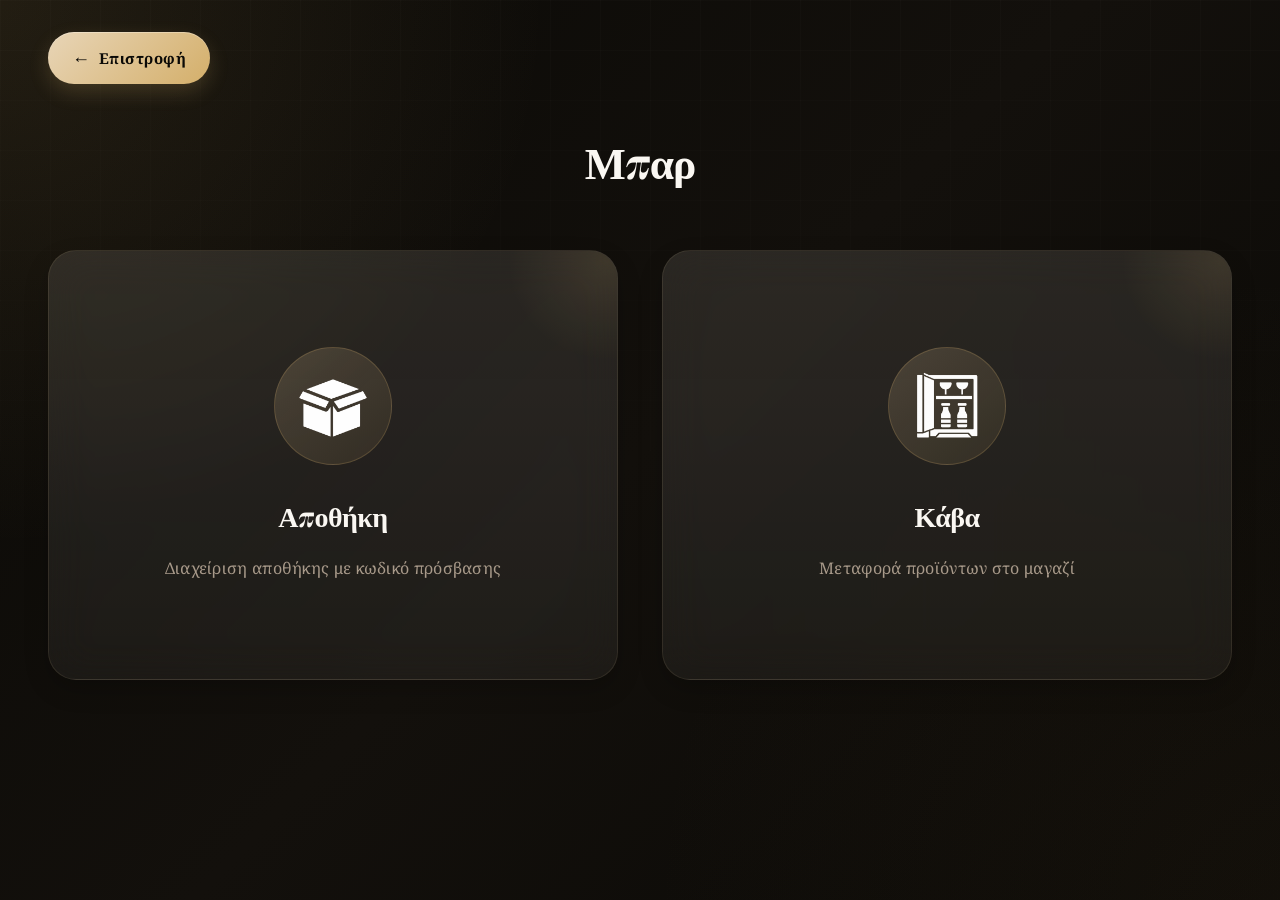
<file: templates/settings-bar.html>
<!DOCTYPE html>
<html lang="el">
<head>
  <meta charset="UTF-8" />
  <meta name="viewport" content="width=device-width, initial-scale=1.0, viewport-fit=cover" />
  <meta name="description" content="BarMGR Settings - Configure your bar management system with shop selection and settings." />
  <meta name="theme-color" content="#0a0906" />
  <meta name="apple-mobile-web-app-capable" content="yes" />
  <meta name="apple-mobile-web-app-status-bar-style" content="black-translucent" />
  <title>Ρυθμίσεις Μπαρ| BarMGR</title>

  <link rel="stylesheet" href="../static/settings.css">
</head>

<body>

  <header class="settings-header">
    <a href="settings.html" class="back-link">
      <span class="back-icon">←</span>
      <span>Επιστροφή</span>
    </a>
  </header>

  <main class="settings-page">

    <h1>Μπαρ</h1>

    <section class="shop-grid">

      <a href="login-bar.html" class="shop-card">

        <div class="shop-icon">
          <img 
            src="../icons/warehouse.png" 
            alt="Warehouse Icon"
          >
        </div>

        <h2>Αποθήκη</h2>

        <p>
          Διαχείριση αποθήκης με κωδικό πρόσβασης
        </p>

      </a>

      <a href="users-bar.html" class="shop-card">

        <div class="shop-icon">
          <img 
            src="../icons/cellar.png" 
            alt="Cellar Icon"
          >
        </div>

        <h2>Κάβα</h2>

        <p>
          Μεταφορά προϊόντων στο μαγαζί
        </p>

      </a>

    </section>

  </main>

</body>
</html>
</file>
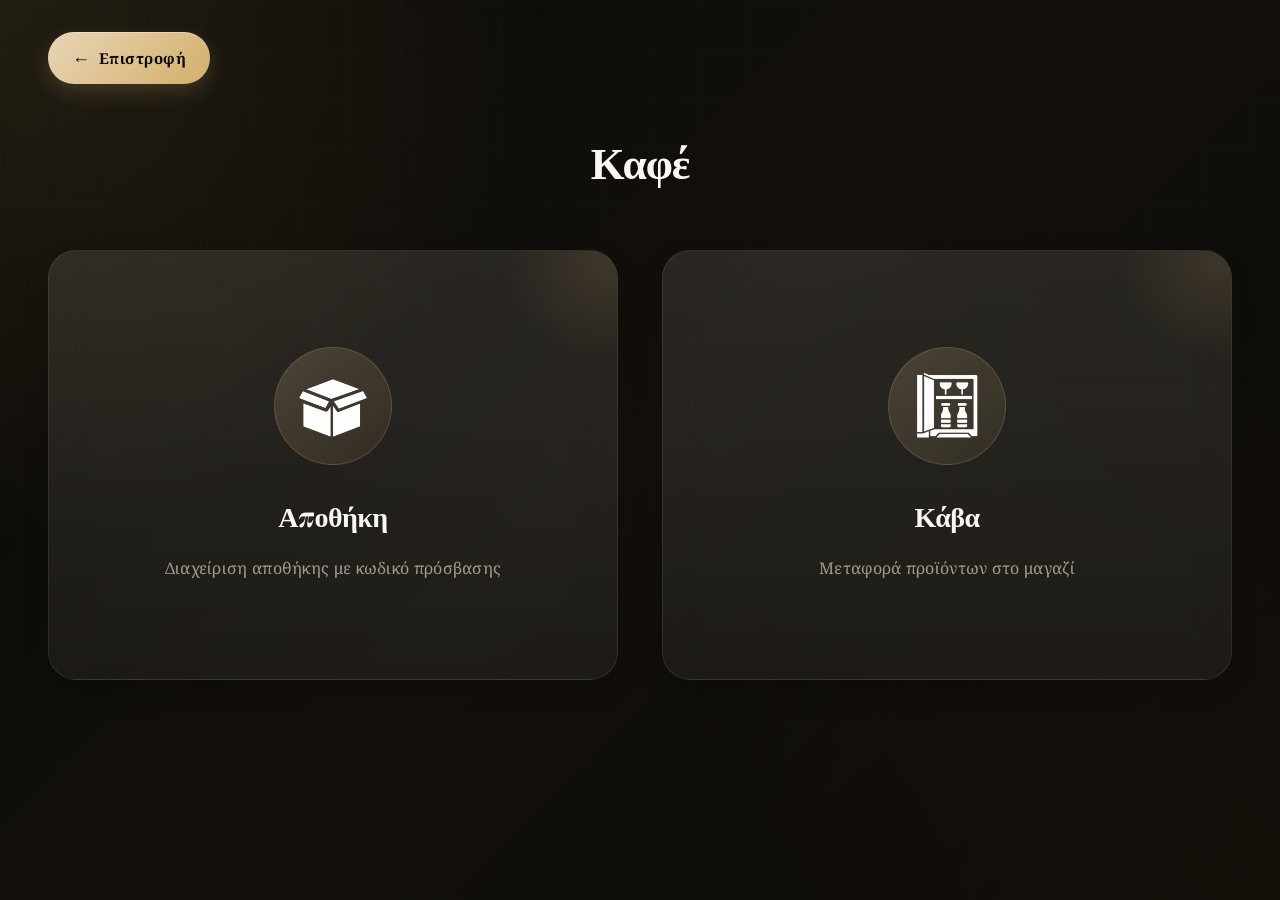
<file: templates/settings-cafe.html>
<!DOCTYPE html>
<html lang="el">
<head>
  <meta charset="UTF-8" />
  <meta name="viewport" content="width=device-width, initial-scale=1.0, viewport-fit=cover" />
  <meta name="description" content="BarMGR Settings - Configure your bar management system with shop selection and settings." />
  <meta name="theme-color" content="#0a0906" />
  <meta name="apple-mobile-web-app-capable" content="yes" />
  <meta name="apple-mobile-web-app-status-bar-style" content="black-translucent" />
  <title>Ρυθμίσεις Καφέ| BarMGR</title>

  <link rel="stylesheet" href="../static/settings.css">
</head>

<body>

  <header class="settings-header">
    <a href="settings.html" class="back-link">
      <span class="back-icon">←</span>
      <span>Επιστροφή</span>
    </a>
  </header>

  <main class="settings-page">

    <h1>Καφέ</h1>

    <section class="shop-grid">

      <a href="login-cafe.html" class="shop-card">

        <div class="shop-icon">
          <img 
            src="../icons/warehouse.png" 
            alt="Warehouse Icon"
          >
        </div>

        <h2>Αποθήκη</h2>

        <p>
          Διαχείριση αποθήκης με κωδικό πρόσβασης
        </p>

      </a>

      <a href="users-cafe.html" class="shop-card">

        <div class="shop-icon">
          <img 
            src="../icons/cellar.png" 
            alt="Cellar Icon"
          >
        </div>

        <h2>Κάβα</h2>

        <p>
          Μεταφορά προϊόντων στο μαγαζί
        </p>

      </a>

    </section>

  </main>

</body>
</html>
</file>
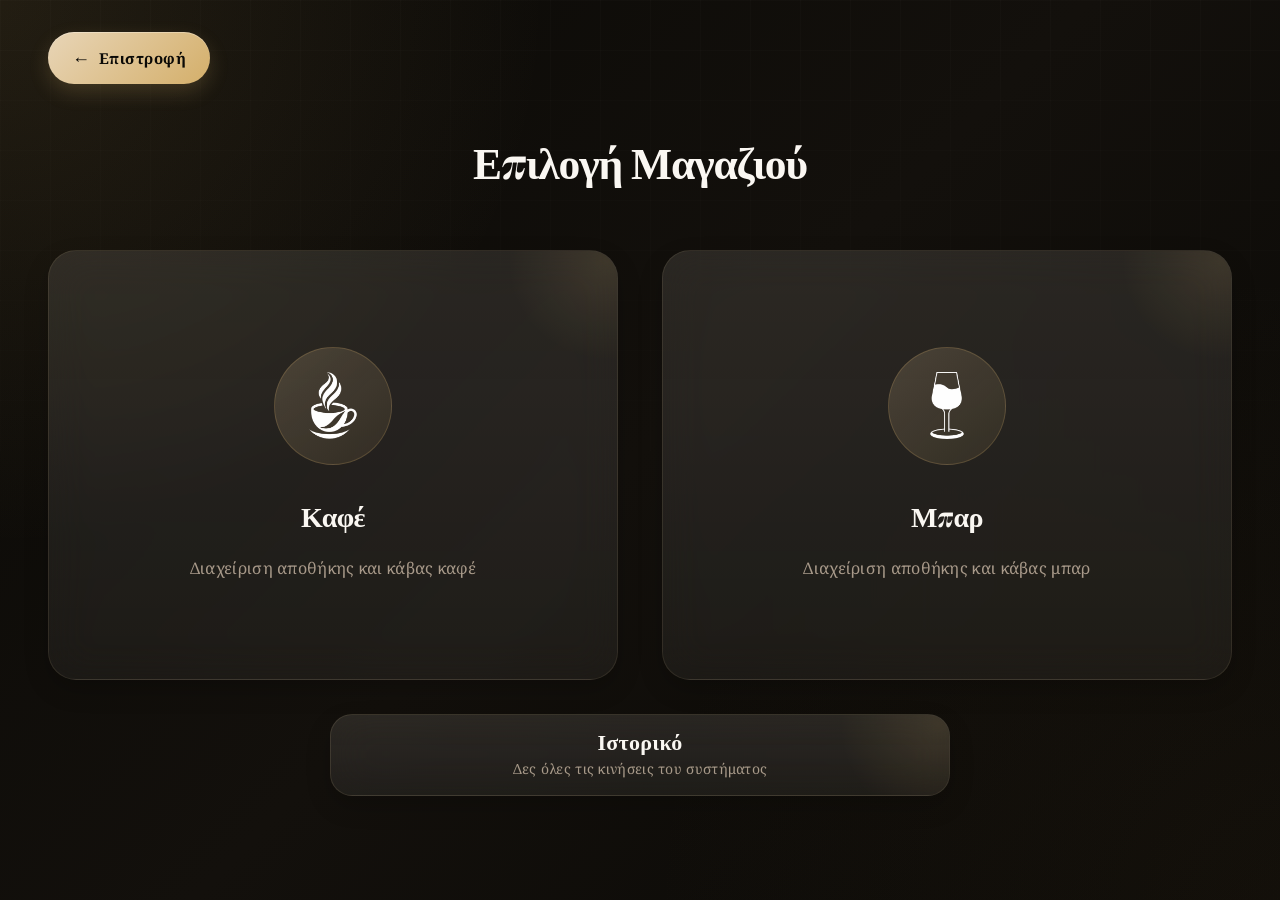
<file: templates/settings.html>
<!DOCTYPE html>
<html lang="el">
<head>
  <meta charset="UTF-8" />
  <meta name="viewport" content="width=device-width, initial-scale=1.0, viewport-fit=cover" />
  <meta name="description" content="BarMGR Settings - Configure your bar management system with shop selection and settings." />
  <meta name="theme-color" content="#0a0906" />
  <meta name="apple-mobile-web-app-capable" content="yes" />
  <meta name="apple-mobile-web-app-status-bar-style" content="black-translucent" />
  <title>Ρυθμίσεις | BarMGR</title>

  <link rel="stylesheet" href="../static/settings.css">
</head>

<body>

  <header class="settings-header">
    <a href="../index.html" class="back-link">
      <span class="back-icon">←</span>
      <span>Επιστροφή</span>
    </a>
  </header>

  <main class="settings-page">

    <h1>Επιλογή Μαγαζιού</h1>

    <section class="shop-grid">

      <a href="settings-cafe.html" class="shop-card">

        <div class="shop-icon">
          <img 
            src="../icons/coffee.png" 
            alt="Coffee Icon"
          >
        </div>

        <h2>Καφέ</h2>

        <p>
          Διαχείριση αποθήκης και κάβας καφέ
        </p>

      </a>

      <a href="settings-bar.html" class="shop-card">

        <div class="shop-icon">
          <img 
            src="../icons/wine.png" 
            alt="Wine Icon"
          >
        </div>

        <h2>Μπαρ</h2>

        <p>
          Διαχείριση αποθήκης και κάβας μπαρ
        </p>

      </a>

    </section>

    <section class="history-cta">
      <a href="history.html" class="shop-card history-button no-icon" aria-label="Ιστορικό">
        <span>
          <strong>Ιστορικό</strong>
          <small>Δες όλες τις κινήσεις του συστήματος</small>
        </span>
      </a>
    </section>

  </main>

</body>
</html>
</file>
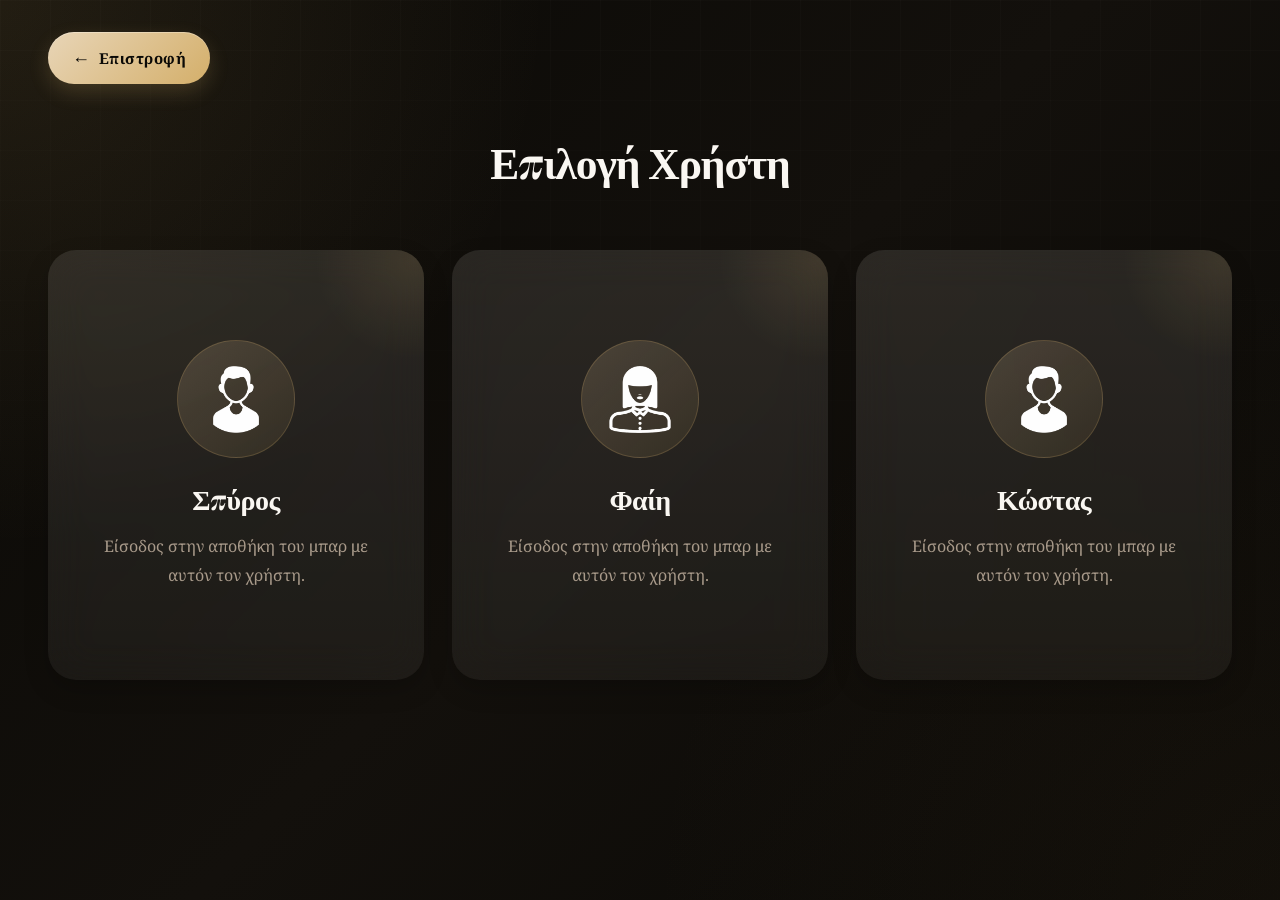
<file: templates/users-bar.html>
<!DOCTYPE html>
<html lang="el">
<head>
  <meta charset="UTF-8" />
  <meta name="viewport" content="width=device-width, initial-scale=1.0, viewport-fit=cover" />
  <meta name="description" content="BarMGR - Select a bar user before opening the cellar warehouse." />
  <meta name="theme-color" content="#0a0906" />
  <meta name="apple-mobile-web-app-capable" content="yes" />
  <meta name="apple-mobile-web-app-status-bar-style" content="black-translucent" />
  <title>Επιλογή Χρήστη | BarMGR</title>

  <link rel="stylesheet" href="../static/settings.css">

  <style>
    .user-card {
      cursor: pointer;
      user-select: none;
      width: 100%;
      border: 0;
      font: inherit;
    }

    .user-grid {
      display: grid;
      grid-template-columns: repeat(3, minmax(0, 1fr));
      gap: 28px;
      width: 100%;
      align-items: stretch;
      animation: fadeInStagger 0.8s ease-out 0.2s both;
    }

    .user-card .shop-icon {
      margin-bottom: 24px;
    }

    .user-card .user-name {
      font-size: 28px;
      line-height: 1.2;
      letter-spacing: -0.02em;
      font-family: "Playfair Display", Georgia, serif;
      font-weight: 700;
      color: var(--text);
      margin-bottom: 16px;
    }

    .user-card .user-note {
      max-width: 520px;
      color: var(--muted);
      font-size: 16px;
      line-height: 1.8;
      font-family: "Noto Serif", serif;
    }

    @media (max-width: 1200px) {
      .user-grid {
        grid-template-columns: repeat(2, minmax(0, 1fr));
        gap: 28px;
      }
    }

    @media (max-width: 768px) {
      .user-grid {
        grid-template-columns: 1fr;
        gap: 20px;
      }
    }

    @media (max-width: 480px) {
      .user-grid {
        gap: 16px;
      }
    }
  </style>
</head>

<body>

  <header class="settings-header">
    <a href="settings-bar.html" class="back-link">
      <span class="back-icon">←</span>
      <span>Επιστροφή</span>
    </a>
  </header>

  <main class="settings-page">

    <h1>Επιλογή Χρήστη</h1>

    <section class="user-grid" aria-label="Επιλογή χρήστη">

      <button type="button" class="shop-card user-card" data-user="Σπύρος">
        <div class="shop-icon">
          <img src="../icons/boy.png" alt="User Icon">
        </div>
        <div class="user-name">Σπύρος</div>
        <p class="user-note">Είσοδος στην αποθήκη του μπαρ με αυτόν τον χρήστη.</p>
      </button>

      <button type="button" class="shop-card user-card" data-user="Φαίη">
        <div class="shop-icon">
          <img src="../icons/girl.png" alt="User Icon">
        </div>
        <div class="user-name">Φαίη</div>
        <p class="user-note">Είσοδος στην αποθήκη του μπαρ με αυτόν τον χρήστη.</p>
      </button>

      <button type="button" class="shop-card user-card" data-user="Κώστας">
        <div class="shop-icon">
          <img src="../icons/boy.png" alt="User Icon">
        </div>
        <div class="user-name">Κώστας</div>
        <p class="user-note">Είσοδος στην αποθήκη του μπαρ με αυτόν τον χρήστη.</p>
      </button>

    </section>

  </main>

  <script>
    const storageKey = 'barMGR.bar.selectedUser';
    const targetPage = 'warehouse-out-bar.html';

    document.querySelectorAll('[data-user]').forEach((button) => {
      button.addEventListener('click', () => {
        localStorage.setItem(storageKey, button.dataset.user);
        window.location.href = targetPage;
      });
    });
  </script>

</body>
</html>
</file>
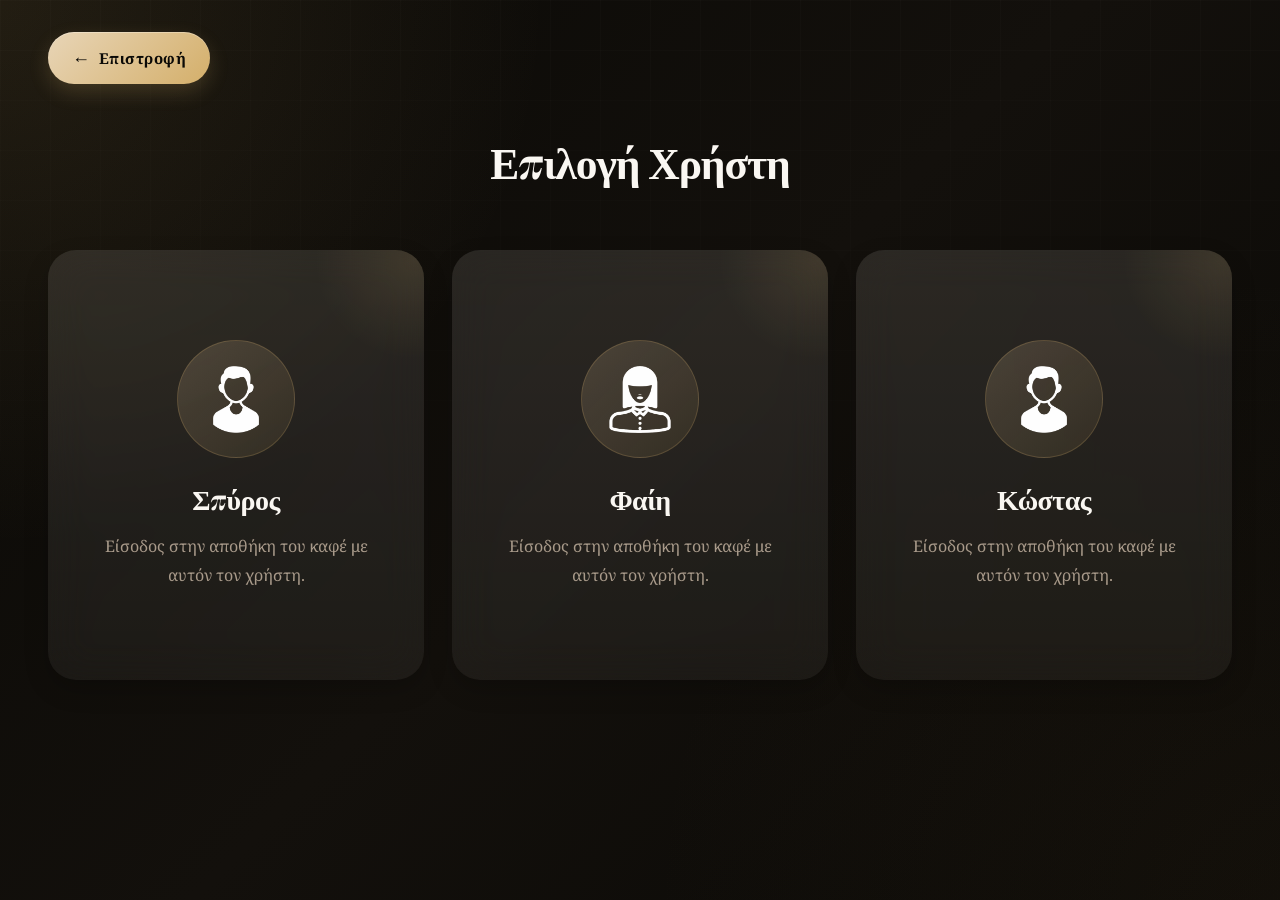
<file: templates/users-cafe.html>
<!DOCTYPE html>
<html lang="el">
<head>
  <meta charset="UTF-8" />
  <meta name="viewport" content="width=device-width, initial-scale=1.0, viewport-fit=cover" />
  <meta name="description" content="BarMGR - Select a cafe user before opening the cellar warehouse." />
  <meta name="theme-color" content="#0a0906" />
  <meta name="apple-mobile-web-app-capable" content="yes" />
  <meta name="apple-mobile-web-app-status-bar-style" content="black-translucent" />
  <title>Επιλογή Χρήστη | BarMGR</title>

  <link rel="stylesheet" href="../static/settings.css">

  <style>
    .user-card {
      cursor: pointer;
      user-select: none;
      width: 100%;
      border: 0;
      font: inherit;
    }

    .user-grid {
      display: grid;
      grid-template-columns: repeat(3, minmax(0, 1fr));
      gap: 28px;
      width: 100%;
      align-items: stretch;
      animation: fadeInStagger 0.8s ease-out 0.2s both;
    }

    .user-card .shop-icon {
      margin-bottom: 24px;
    }

    .user-card .user-name {
      font-size: 28px;
      line-height: 1.2;
      letter-spacing: -0.02em;
      font-family: "Playfair Display", Georgia, serif;
      font-weight: 700;
      color: var(--text);
      margin-bottom: 16px;
    }

    .user-card .user-note {
      max-width: 520px;
      color: var(--muted);
      font-size: 16px;
      line-height: 1.8;
      font-family: "Noto Serif", serif;
    }

    @media (max-width: 1200px) {
      .user-grid {
        grid-template-columns: repeat(2, minmax(0, 1fr));
        gap: 28px;
      }
    }

    @media (max-width: 768px) {
      .user-grid {
        grid-template-columns: 1fr;
        gap: 20px;
      }
    }

    @media (max-width: 480px) {
      .user-grid {
        gap: 16px;
      }
    }
  </style>
</head>

<body>

  <header class="settings-header">
    <a href="settings-cafe.html" class="back-link">
      <span class="back-icon">←</span>
      <span>Επιστροφή</span>
    </a>
  </header>

  <main class="settings-page">

    <h1>Επιλογή Χρήστη</h1>

    <section class="user-grid" aria-label="Επιλογή χρήστη">

      <button type="button" class="shop-card user-card" data-user="Σπύρος">
        <div class="shop-icon">
          <img src="../icons/boy.png" alt="User Icon">
        </div>
        <div class="user-name">Σπύρος</div>
        <p class="user-note">Είσοδος στην αποθήκη του καφέ με αυτόν τον χρήστη.</p>
      </button>

      <button type="button" class="shop-card user-card" data-user="Φαίη">
        <div class="shop-icon">
          <img src="../icons/girl.png" alt="User Icon">
        </div>
        <div class="user-name">Φαίη</div>
        <p class="user-note">Είσοδος στην αποθήκη του καφέ με αυτόν τον χρήστη.</p>
      </button>

      <button type="button" class="shop-card user-card" data-user="Κώστας">
        <div class="shop-icon">
          <img src="../icons/boy.png" alt="User Icon">
        </div>
        <div class="user-name">Κώστας</div>
        <p class="user-note">Είσοδος στην αποθήκη του καφέ με αυτόν τον χρήστη.</p>
      </button>

    </section>

  </main>

  <script>
    const storageKey = 'barMGR.cafe.selectedUser';
    const targetPage = 'warehouse-out-cafe.html';

    document.querySelectorAll('[data-user]').forEach((button) => {
      button.addEventListener('click', () => {
        localStorage.setItem(storageKey, button.dataset.user);
        window.location.href = targetPage;
      });
    });
  </script>

</body>
</html>
</file>
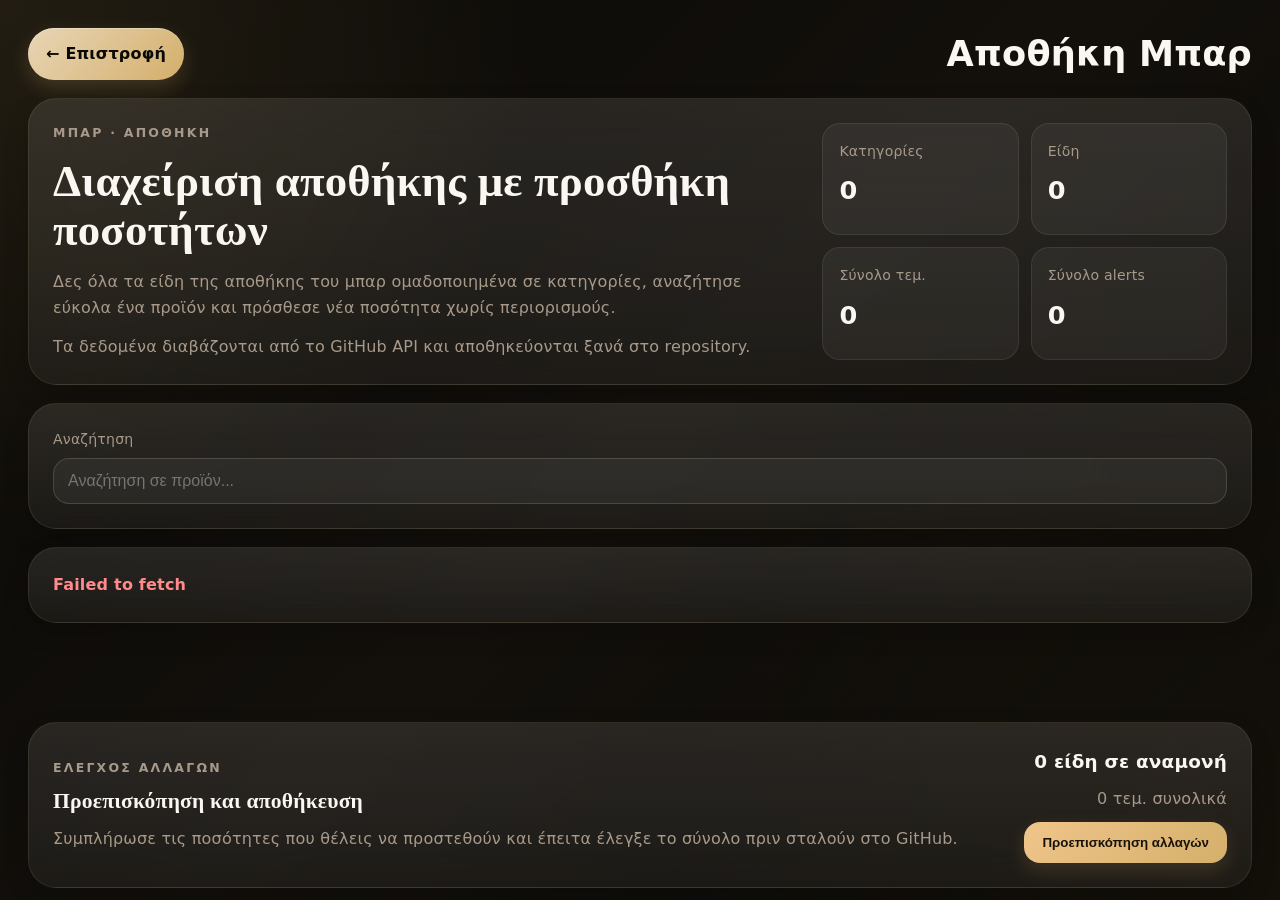
<file: templates/warehouse-bar.html>
<!DOCTYPE html>
<html lang="el">
<head>
	<meta charset="UTF-8" />
	<meta name="viewport" content="width=device-width, initial-scale=1.0, viewport-fit=cover" />
	<meta name="description" content="BarMGR bar warehouse management interface." />
	<meta name="theme-color" content="#0a0906" />
	<meta name="apple-mobile-web-app-capable" content="yes" />
	<meta name="apple-mobile-web-app-status-bar-style" content="black-translucent" />
	<title>Αποθήκη Μπαρ | BarMGR</title>

	<style>
		:root {
			color-scheme: dark;
			--page-padding: 28px;
			--floating-panel-height: 220px;
			--bg: #0a0906;
			--panel: rgba(255, 248, 238, 0.06);
			--panel-strong: rgba(255, 248, 238, 0.09);
			--panel-border: rgba(205, 180, 140, 0.12);
			--text: #faf7f2;
			--muted: #a89a8a;
			--gold: #d4af6a;
			--gold-soft: rgba(212, 175, 106, 0.12);
			--success: #8fe8ad;
			--danger: #ff8b8b;
			--shadow: 0 25px 50px rgba(0, 0, 0, 0.5);
			--shadow-sm: 0 10px 25px rgba(0, 0, 0, 0.2);
		}

		* {
			box-sizing: border-box;
		}

		html {
			scroll-behavior: smooth;
		}

		body {
			min-height: 100vh;
			margin: 0;
			font-family: Inter, system-ui, -apple-system, BlinkMacSystemFont, "Segoe UI", sans-serif;
			color: var(--text);
			background:
				radial-gradient(circle at top left, rgba(212, 175, 106, 0.12), transparent 35%),
				radial-gradient(circle at bottom right, rgba(101, 75, 45, 0.1), transparent 40%),
				linear-gradient(135deg, #0a0906 0%, #13100c 50%, #0a0906 100%);
			padding: var(--page-padding);
			padding-bottom: calc(var(--floating-panel-height) + env(safe-area-inset-bottom, 0px));
			line-height: 1.6;
			letter-spacing: 0.2px;
		}

		.layout {
			width: min(1440px, 100%);
			margin: 0 auto;
			display: grid;
			gap: 18px;
		}

		.topbar {
			display: flex;
			justify-content: space-between;
			align-items: center;
			gap: 16px;
			flex-wrap: wrap;
		}

		.back-link {
			display: inline-flex;
			align-items: center;
			gap: 10px;
			padding: 13px 18px;
			border-radius: 999px;
			background: linear-gradient(135deg, #e8d5b7, #d4af6a);
			color: #0a0906;
			font-weight: 800;
			box-shadow: 0 8px 20px rgba(212, 175, 106, 0.2), inset 0 1px 0 rgba(255, 255, 255, 0.3);
			text-decoration: none;
			border: none;
			cursor: pointer;
			transition: transform 0.18s ease, filter 0.18s ease;
		}

		.back-link:hover {
			transform: translateY(-1px);
			filter: brightness(1.03);
		}

		.page-title {
			margin: 0;
			font-size: 2.2rem;
			font-weight: 700;
			line-height: 1.2;
		}

		.panel {
			border: 1px solid var(--panel-border);
			border-radius: 28px;
			background:
				linear-gradient(180deg, rgba(255, 248, 238, 0.08), rgba(255, 248, 238, 0.02)),
				rgba(255, 255, 255, 0.032);
			box-shadow: var(--shadow-sm);
			backdrop-filter: blur(20px);
			padding: 24px;
		}

		.hero {
			display: grid;
			grid-template-columns: 1.3fr 0.7fr;
			gap: 18px;
		}

		.hero-main, .hero-side {
			display: grid;
			gap: 14px;
		}

		.eyebrow {
			margin: 0;
			text-transform: uppercase;
			letter-spacing: 0.18em;
			color: var(--muted);
			font-size: 0.78rem;
			font-weight: 700;
		}

		h1 {
			margin: 0;
			font-family: Georgia, "Times New Roman", serif;
			font-size: clamp(2rem, 4vw, 2.8rem);
			line-height: 1.1;
		}

		.lead, .muted {
			color: var(--muted);
			margin: 0;
		}

		.stats {
			display: grid;
			grid-template-columns: repeat(2, 1fr);
			gap: 12px;
		}

		.stat {
			padding: 16px;
			border-radius: 18px;
			background: rgba(255, 255, 255, 0.05);
			border: 1px solid rgba(255, 255, 255, 0.08);
		}

		.stat-label {
			display: block;
			color: var(--muted);
			margin-bottom: 8px;
			font-size: 0.88rem;
		}

		.stat-value {
			font-size: 1.6rem;
			font-weight: 900;
		}

		.controls {
			display: grid;
			grid-template-columns: 1fr;
			gap: 12px;
			align-items: end;
		}

		.field-group {
			display: grid;
			gap: 8px;
		}

		.field-group label {
			display: block;
			margin: 0;
			color: var(--muted);
			font-size: 0.88rem;
		}

		.field, .select, .number {
			width: 100%;
			border-radius: 16px;
			border: 1px solid rgba(255, 255, 255, 0.14);
			background: rgba(255, 255, 255, 0.05);
			color: var(--text);
			outline: none;
			font-size: 1rem;
			padding: 13px 14px;
		}

		.field:focus, .select:focus, .number:focus {
			border-color: rgba(212, 175, 106, 0.65);
			box-shadow: 0 0 0 4px rgba(212, 175, 106, 0.12);
		}

		.action-btn {
			padding: 13px 18px;
			border-radius: 16px;
			font-weight: 800;
			background: linear-gradient(135deg, #f0c58b, var(--gold));
			color: #1a1209;
			border: none;
			cursor: pointer;
			box-shadow: 0 8px 20px rgba(212, 175, 106, 0.16);
			transition: transform 0.18s ease, filter 0.18s ease;
		}

		.action-btn:hover {
			transform: translateY(-1px);
			filter: brightness(1.03);
		}

		.action-btn.secondary {
			background: rgba(255, 255, 255, 0.08);
			color: var(--text);
			border: 1px solid rgba(255, 255, 255, 0.1);
			box-shadow: none;
		}

		.tabs {
			display: flex;
			flex-wrap: wrap;
			gap: 10px;
			margin: 0;
		}

		.tab-btn {
			padding: 10px 14px;
			border-radius: 999px;
			background: rgba(255, 255, 255, 0.05);
			color: var(--text);
			border: 1px solid rgba(255, 255, 255, 0.12);
			font-weight: 700;
			cursor: pointer;
			transition: all 0.18s ease;
		}

		.tab-btn:hover {
			transform: translateY(-1px);
		}

		.tab-btn.active {
			background: var(--gold-soft);
			border-color: rgba(212, 175, 106, 0.4);
			color: #f1c28b;
		}

		.status {
			min-height: 1.4em;
			margin: 0;
			font-weight: 600;
		}

		.status.success {
			color: var(--success);
		}

		.status.error {
			color: var(--danger);
		}

		.categories {
			display: grid;
			gap: 18px;
		}

		.category-header {
			display: flex;
			justify-content: space-between;
			align-items: center;
			gap: 12px;
			margin-bottom: 16px;
			flex-wrap: wrap;
		}

		.category-header h2 {
			margin: 0;
			font-family: Georgia, "Times New Roman", serif;
			font-size: 1.5rem;
		}

		.category-count {
			color: var(--muted);
			font-size: 0.95rem;
		}

		.items-grid {
			display: grid;
			grid-template-columns: repeat(auto-fit, minmax(260px, 1fr));
			gap: 14px;
		}

		.item-card {
			border: 1px solid rgba(255, 255, 255, 0.08);
			background: rgba(255, 255, 255, 0.05);
			border-radius: 22px;
			padding: 24px;
			padding-bottom: 64px;
			position: relative;
			display: grid;
			gap: 12px;
		}

		.item-top {
			display: flex;
			justify-content: space-between;
			gap: 12px;
			align-items: start;
		}

		.item-name {
			margin: 0;
			font-size: 1.04rem;
			font-weight: 700;
		}

		.item-meta {
			margin: 6px 0 0;
			color: var(--muted);
			font-size: 0.92rem;
		}

		.quantity-badge {
			flex: 0 0 auto;
			white-space: nowrap;
			padding: 8px 12px;
			border-radius: 999px;
			background: var(--gold-soft);
			color: #f1c28b;
			font-weight: 900;
			font-size: 0.9rem;
		}

		.refill-badge {
			position: absolute;
			right: 18px;
			bottom: 18px;
			display: inline-flex;
			align-items: center;
			justify-content: center;
			padding: 8px 12px;
			border-radius: 999px;
			background: rgba(255, 139, 139, 0.16);
			border: 1px solid rgba(255, 139, 139, 0.35);
			color: #ffd3d3;
			font-size: 0.8rem;
			font-weight: 900;
			letter-spacing: 0.04em;
			text-transform: uppercase;
		}

		.refill-badge[hidden] {
			display: none;
		}

		.adjust-form {
			display: grid;
			gap: 10px;
		}

		.adjust-control {
			display: grid;
			gap: 8px;
		}

		.adjust-form label {
			display: block;
			margin: 0;
			color: var(--muted);
			font-size: 0.84rem;
		}

		.adjust-form input {
			padding: 10px 12px;
			font-size: 0.95rem;
		}

		.adjust-note {
			margin: 0;
			color: var(--muted);
			font-size: 0.82rem;
		}

		.pending-chip {
			display: inline-flex;
			align-items: center;
			justify-content: center;
			width: fit-content;
			padding: 7px 11px;
			border-radius: 999px;
			background: rgba(255, 255, 255, 0.07);
			color: var(--muted);
			font-size: 0.82rem;
			font-weight: 700;
		}

		.item-card.pending {
			border-color: rgba(212, 175, 106, 0.38);
			box-shadow: 0 12px 24px rgba(0, 0, 0, 0.16);
		}

		.pending-panel {
			display: flex;
			justify-content: space-between;
			gap: 16px;
			align-items: center;
			flex-wrap: wrap;
			position: fixed;
			left: 50%;
			bottom: calc(env(safe-area-inset-bottom, 0px) + 12px);
			transform: translateX(-50%);
			width: min(1440px, calc(100vw - (var(--page-padding) * 2)));
			z-index: 35;
		}

		.pending-panel h2 {
			margin: 6px 0 8px;
			font-family: Georgia, "Times New Roman", serif;
			font-size: 1.35rem;
		}

		.pending-summary {
			display: grid;
			gap: 10px;
			justify-items: end;
			text-align: right;
		}

		.pending-summary strong {
			display: block;
			font-size: 1.15rem;
		}

		.review-actions {
			display: flex;
			gap: 10px;
			flex-wrap: wrap;
			justify-content: flex-end;
		}

		.review-list {
			display: grid;
			gap: 10px;
			margin: 18px 0;
			max-height: min(48vh, 440px);
			overflow: auto;
			padding-right: 4px;
		}

		.review-entry {
			display: flex;
			justify-content: space-between;
			gap: 12px;
			align-items: center;
			padding: 14px 16px;
			border-radius: 18px;
			border: 1px solid rgba(255, 255, 255, 0.08);
			background: rgba(255, 255, 255, 0.05);
		}

		.review-entry strong {
			display: block;
			margin-bottom: 3px;
		}

		.review-entry small {
			color: var(--muted);
		}

		.review-quantity {
			flex: 0 0 auto;
			white-space: nowrap;
			font-weight: 900;
			color: var(--gold);
		}

		.review-footer {
			display: flex;
			justify-content: space-between;
			align-items: center;
			gap: 16px;
			flex-wrap: wrap;
		}

		.review-total {
			color: var(--muted);
			font-weight: 700;
		}

		.modal-overlay {
			position: fixed;
			inset: 0;
			z-index: 40;
			display: flex;
			align-items: center;
			justify-content: center;
			padding: 20px;
			background: rgba(4, 3, 2, 0.72);
			backdrop-filter: blur(10px);
		}

		.modal-overlay[hidden] {
			display: none;
		}

		.modal-card {
			width: min(100%, 760px);
			max-height: min(90vh, 860px);
			overflow: auto;
			border-radius: 28px;
			border: 1px solid rgba(255, 255, 255, 0.12);
			background: linear-gradient(180deg, rgba(20, 16, 12, 0.98), rgba(10, 9, 6, 0.98));
			box-shadow: var(--shadow);
			padding: 24px;
		}

		.modal-header {
			display: flex;
			justify-content: space-between;
			align-items: start;
			gap: 16px;
		}

		.modal-header h2 {
			margin: 6px 0 0;
			font-family: Georgia, "Times New Roman", serif;
			font-size: 1.55rem;
		}

		.icon-btn {
			border: 0;
			background: rgba(255, 255, 255, 0.08);
			color: var(--text);
			width: 40px;
			height: 40px;
			border-radius: 50%;
			font-size: 1.2rem;
			cursor: pointer;
		}

		.loading-overlay {
			position: fixed;
			inset: 0;
			z-index: 50;
			display: flex;
			align-items: center;
			justify-content: center;
			padding: 20px;
			background: rgba(4, 3, 2, 0.82);
			backdrop-filter: blur(10px);
		}

		.loading-overlay[hidden] {
			display: none;
		}

		.loading-card {
			width: min(100%, 460px);
			padding: 28px;
			border-radius: 24px;
			border: 1px solid rgba(255, 255, 255, 0.12);
			background: linear-gradient(180deg, rgba(20, 16, 12, 0.98), rgba(10, 9, 6, 0.98));
			box-shadow: var(--shadow);
			text-align: center;
			display: grid;
			justify-items: center;
			gap: 14px;
		}

		.spinner {
			width: 52px;
			height: 52px;
			border-radius: 50%;
			border: 4px solid rgba(255, 255, 255, 0.12);
			border-top-color: var(--gold);
			animation: spin 0.9s linear infinite;
		}

		.loading-card h2 {
			margin: 0;
			font-family: Georgia, "Times New Roman", serif;
			font-size: 1.35rem;
		}

		.loading-card p {
			margin: 0;
			color: var(--muted);
		}

		.lock-overlay {
			position: fixed;
			inset: 0;
			z-index: 45;
			display: flex;
			align-items: center;
			justify-content: center;
			padding: 20px;
			background: rgba(4, 3, 2, 0.76);
			backdrop-filter: blur(10px);
		}

		.lock-overlay[hidden] {
			display: none;
		}

		.lock-card {
			width: min(100%, 520px);
			padding: 28px;
			border-radius: 24px;
			border: 1px solid rgba(255, 255, 255, 0.12);
			background: linear-gradient(180deg, rgba(20, 16, 12, 0.98), rgba(10, 9, 6, 0.98));
			box-shadow: var(--shadow);
			text-align: center;
			display: grid;
			justify-items: center;
			gap: 14px;
		}

		.lock-badge {
			display: inline-flex;
			align-items: center;
			justify-content: center;
			padding: 8px 12px;
			border-radius: 999px;
			background: rgba(212, 175, 106, 0.14);
			color: #f1c28b;
			font-weight: 800;
			letter-spacing: 0.03em;
		}

		@keyframes spin {
			to {
				transform: rotate(360deg);
			}
		}

		.empty-state {
			padding: 24px;
			border-radius: 22px;
			border: 1px dashed rgba(255, 255, 255, 0.14);
			color: var(--muted);
			text-align: center;
			background: rgba(255, 255, 255, 0.04);
		}

		.user-badge {
			display: inline-flex;
			align-items: center;
			gap: 10px;
			padding: 12px 18px;
			border-radius: 999px;
			background: linear-gradient(135deg, #e8d5b7, #d4af6a);
			color: #0a0906;
			font-weight: 800;
			box-shadow: 0 8px 20px rgba(212, 175, 106, 0.2), inset 0 1px 0 rgba(255, 255, 255, 0.3);
		}

		@media (max-width: 960px) {
			.hero {
				grid-template-columns: 1fr;
			}

			.controls {
				grid-template-columns: 1fr;
			}
		}

		@media (max-width: 640px) {
			:root {
				--page-padding: 16px;
			}

			body {
				padding: var(--page-padding);
				padding-bottom: calc(var(--floating-panel-height) + env(safe-area-inset-bottom, 0px));
			}

			.panel {
				padding: 18px;
			}

			.adjust-form {
				grid-template-columns: 1fr;
			}

			.back-link {
				padding: 11px 14px;
				font-size: 0.9rem;
			}

			h1 {
				font-size: 1.6rem;
			}

			/* Make the floating "pending" panel fit two stacked labels and the button on the right */
			.pending-panel {
				position: fixed;
				left: 50%;
				bottom: calc(env(safe-area-inset-bottom, 0px) + 8px);
				transform: translateX(-50%);
				width: calc(100% - (var(--page-padding) * 2));
				padding: 10px 12px;
				border-radius: 12px;
				display: flex;
				align-items: center;
				justify-content: space-between;
				gap: 12px;
				box-shadow: 0 10px 24px rgba(0,0,0,0.35);
				backdrop-filter: blur(6px);
				min-height: 56px;
				max-width: 100%;
				box-sizing: border-box;
			}

			/* Hide the large descriptive block on the left on mobile to save space */
			.pending-panel > div:first-child {
				display: none;
			}

			/* Stack the labels vertically */
			.pending-panel .pending-summary {
				display: flex;
				flex-direction: column;
				align-items: flex-start;
				gap: 2px;
				justify-content: center;
				text-align: left;
				min-width: 0;
			}

			.pending-panel .pending-summary strong {
				font-size: 1rem;
				line-height: 1.05;
				white-space: normal;
				overflow: visible;
			}

			.pending-panel .pending-summary .muted {
				font-size: 0.92rem;
				color: var(--muted);
			}

			.pending-panel .action-btn {
				padding: 10px 14px;
				height: 40px;
				font-size: 0.98rem;
			}

			/* Ensure the labels use available space and the button stays right-aligned */
			.pending-panel .pending-summary {
				flex: 1 1 auto;
			}

			.pending-panel .action-btn {
				flex: 0 0 auto;
				margin-left: auto;
				align-self: center;
			}

			/* Very narrow phones: hide secondary text if necessary */
			@media (max-width: 360px) {
				.pending-panel .pending-summary .muted {
					display: none;
				}
				.pending-panel {
					padding-left: 8px;
					padding-right: 8px;
					min-height: 48px;
				}
			}

			.pending-panel .action-btn {
				padding: 8px 10px;
				font-size: 0.92rem;
				height: 36px;
				line-height: 1;
			}
		}
	</style>
</head>
<body>
	<div class="layout">
		<div class="topbar">
			<a class="back-link" href="settings-bar.html">← Επιστροφή</a>
			<h2 class="page-title">Αποθήκη Μπαρ</h2>
		</div>

		<section class="panel hero">
			<div class="hero-main">
				<p class="eyebrow">Μπαρ · Αποθήκη</p>
				<h1>Διαχείριση αποθήκης με προσθήκη ποσοτήτων</h1>
				<p class="lead">
					Δες όλα τα είδη της αποθήκης του μπαρ ομαδοποιημένα σε κατηγορίες,
					αναζήτησε εύκολα ένα προϊόν και πρόσθεσε νέα ποσότητα χωρίς περιορισμούς.
				</p>
				<p class="muted">
					Τα δεδομένα διαβάζονται από το GitHub API και αποθηκεύονται ξανά στο repository.
				</p>
			</div>
			<div class="hero-side">
				<div class="stats">
					<div class="stat">
						<span class="stat-label">Κατηγορίες</span>
						<div class="stat-value" id="stat-categories">0</div>
					</div>
					<div class="stat">
						<span class="stat-label">Είδη</span>
						<div class="stat-value" id="stat-items">0</div>
					</div>
					<div class="stat">
						<span class="stat-label">Σύνολο τεμ.</span>
						<div class="stat-value" id="stat-quantity">0</div>
					</div>
					<div class="stat">
						<span class="stat-label">Σύνολο alerts</span>
						<div class="stat-value" id="stat-alerts">0</div>
					</div>
				</div>
			</div>
		</section>

		<section class="panel controls">
			<div class="field-group">
				<label for="search">Αναζήτηση</label>
				<input id="search" class="field" type="search" placeholder="Αναζήτηση σε προϊόν..." autocomplete="off" />
			</div>
		</section>

		<section class="panel">
			<div class="tabs" id="tabs"></div>
			<p class="status" id="status" role="status" aria-live="polite"></p>
		</section>

		<section class="categories" id="categories" aria-live="polite"></section>

		<section class="panel pending-panel">
			<div>
				<p class="eyebrow">Έλεγχος αλλαγών</p>
				<h2>Προεπισκόπηση και αποθήκευση</h2>
				<p class="muted">Συμπλήρωσε τις ποσότητες που θέλεις να προστεθούν και έπειτα έλεγξε το σύνολο πριν σταλούν στο GitHub.</p>
			</div>
			<div class="pending-summary">
				<strong><span id="pending-items">0</span> είδη σε αναμονή</strong>
				<span class="muted" id="pending-total">0 τεμ. συνολικά</span>
				<button id="review-btn" class="action-btn" type="button" disabled>Προεπισκόπηση αλλαγών</button>
			</div>
		</section>
	</div>

	<div id="review-modal" class="modal-overlay" hidden>
		<div class="modal-card" role="dialog" aria-modal="true" aria-labelledby="review-title">
			<div class="modal-header">
				<div>
					<p class="eyebrow">Προεπισκόπηση</p>
					<h2 id="review-title">Επιβεβαίωση αλλαγών αποθήκης</h2>
				</div>
				<button id="review-close" class="icon-btn" type="button" aria-label="Κλείσιμο">×</button>
			</div>

			<div class="review-list" id="review-list"></div>

			<div class="review-footer">
				<div class="review-total" id="review-total">0 αλλαγές</div>
				<div class="review-actions">
					<button id="review-cancel" class="action-btn secondary" type="button">Ακύρωση</button>
					<button id="review-confirm" class="action-btn" type="button">Επιβεβαίωση και αποστολή</button>
				</div>
			</div>
		</div>
	</div>

	<div id="loading-overlay" class="loading-overlay" hidden>
		<div class="loading-card" aria-live="polite">
			<div class="spinner" aria-hidden="true"></div>
			<h2>Αποστολή αλλαγών στο GitHub</h2>
			<p id="loading-text">Παρακαλώ περίμενε μέχρι να ολοκληρωθεί η ενημέρωση.</p>
		</div>
	</div>

	<div id="lock-overlay" class="lock-overlay" hidden>
		<div class="lock-card" aria-live="polite">
			<div class="lock-badge">Warehouse locked</div>
			<h2>Η αποθήκη είναι προσωρινά κλειδωμένη</h2>
			<p id="lock-text">Οι αλλαγές στάλθηκαν στο GitHub, αλλά περιμένουμε να δημοσιευτεί το νέο commit πριν γίνει ανανέωση.</p>
		</div>
	</div>

	<script>
		const GITHUB_OWNER = 'yrotsoukali';
		const GITHUB_REPO = 'BarMGR';
		const GITHUB_BRANCH = 'main';
		const GITHUB_TOKEN = "github_pat_"+
		"11BZ5OLWY0Y"+
		"fgz3JfPzWnk_F"+
		"Kqf1Zqlzh"+
		"L6"+
		"OHXHjwM014b"+
		"dGovUppN5rqf"+
		"p9PkIIxr"+
		"JQKEWPSB0Y"+
		"HttT8I";
		const WAREHOUSE_FILE_PATH = 'data/warehouse-bar.json';
		const HISTORY_FILE_PATH = 'data/history.json';
		const LOCK_STORAGE_KEY = 'bar_mgr_warehouse_bar_lock';

		const state = {
			inventory: {},
			categories: [],
			search: '',
			activeCategory: 'all',
			sha: '',
			historySha: '',
			pendingAdjustments: {},
			reviewOpen: false,
			saving: false,
			publishPending: false,
		};

		const els = {
			search: document.getElementById('search'),
			tabs: document.getElementById('tabs'),
			categories: document.getElementById('categories'),
			status: document.getElementById('status'),
			statCategories: document.getElementById('stat-categories'),
			statItems: document.getElementById('stat-items'),
			statQuantity: document.getElementById('stat-quantity'),
			statAlerts: document.getElementById('stat-alerts'),
			pendingItems: document.getElementById('pending-items'),
			pendingTotal: document.getElementById('pending-total'),
			reviewBtn: document.getElementById('review-btn'),
			reviewModal: document.getElementById('review-modal'),
			reviewList: document.getElementById('review-list'),
			reviewTotal: document.getElementById('review-total'),
			reviewClose: document.getElementById('review-close'),
			reviewCancel: document.getElementById('review-cancel'),
			reviewConfirm: document.getElementById('review-confirm'),
			loadingOverlay: document.getElementById('loading-overlay'),
			loadingText: document.getElementById('loading-text'),
			lockOverlay: document.getElementById('lock-overlay'),
			lockText: document.getElementById('lock-text'),
		};

		function escapeHtml(value) {
			return String(value)
				.replaceAll('&', '&amp;')
				.replaceAll('<', '&lt;')
				.replaceAll('>', '&gt;')
				.replaceAll('"', '&quot;')
				.replaceAll("'", '&#39;');
		}

		function normalize(value) {
			return String(value || '').toLowerCase();
		}

		function toNonNegativeInteger(value, fallback = 0) {
			const number = Number(value);
			if (!Number.isInteger(number) || number < 0) {
				return fallback;
			}
			return number;
		}

		function normalizeInventory(inventory) {
			const normalized = {};
			Object.entries(inventory || {}).forEach(([category, items]) => {
				if (!Array.isArray(items)) return;
				normalized[category] = items
					.filter((item) => item && typeof item === 'object')
					.map((item) => ({
						...item,
						name: String(item.name || ''),
						quantity: toNonNegativeInteger(item.quantity, 0),
						alert: toNonNegativeInteger(item.alert, 0),
					}));
			});
			return normalized;
		}

		function setStatus(text, type = '') {
			els.status.textContent = text;
			els.status.className = type ? `status ${type}` : 'status';
		}

		function readPersistedLock() {
			try {
				const raw = localStorage.getItem(LOCK_STORAGE_KEY);
				if (!raw) return null;
				const parsed = JSON.parse(raw);
				if (!parsed || !parsed.locked || !parsed.sha) return null;
				return parsed;
			} catch (error) {
				return null;
			}
		}

		function persistLockRecord(record) {
			try {
				localStorage.setItem(LOCK_STORAGE_KEY, JSON.stringify(record));
			} catch (error) {
				// ignore storage failures
			}
		}

		function clearPersistedLock() {
			try {
				localStorage.removeItem(LOCK_STORAGE_KEY);
			} catch (error) {
				// ignore storage failures
			}
		}

		function makeAdjustmentKey(category, item) {
			return `${category}|||${item}`;
		}

		function escapeSelectorValue(value) {
			const text = String(value);
			if (window.CSS && typeof CSS.escape === 'function') {
				return CSS.escape(text);
			}
			return text.replace(/(["\\])/g, '\\$1');
		}

		function getPendingQuantity(category, item) {
			return Number(state.pendingAdjustments[makeAdjustmentKey(category, item)] || 0);
		}

		function getInventoryItem(category, itemName) {
			return state.inventory?.[category]?.find((entry) => entry.name === itemName) || null;
		}

		function getAlert(category, item) {
			return toNonNegativeInteger(getInventoryItem(category, item)?.alert, 0);
		}

		function getEffectiveQuantity(category, item) {
			const currentQuantity = toNonNegativeInteger(getInventoryItem(category, item)?.quantity, 0);
			return currentQuantity + getPendingQuantity(category, item);
		}

		function shouldShowRefillBadge(quantity, alert) {
			return alert > 0 && quantity <= alert;
		}

		function collectPendingAdjustments() {
			return Object.entries(state.pendingAdjustments)
				.map(([key, quantity]) => {
					const [category, item] = key.split('|||');
					return {
						key,
						category,
						item,
						quantity: Number(quantity || 0),
					};
				})
				.filter((entry) => Number.isInteger(entry.quantity) && entry.quantity > 0)
				.sort((left, right) => {
					const categoryCompare = left.category.localeCompare(right.category);
					if (categoryCompare !== 0) return categoryCompare;
					return left.item.localeCompare(right.item);
				});
		}

		function updatePendingSummary() {
			const changes = collectPendingAdjustments();
			const totalQuantity = changes.reduce((sum, entry) => sum + entry.quantity, 0);

			if (els.pendingItems) els.pendingItems.textContent = String(changes.length);
			if (els.pendingTotal) els.pendingTotal.textContent = totalQuantity > 0 ? `${totalQuantity} τεμ. συνολικά` : 'Χωρίς αλλαγές';
			if (els.reviewBtn) els.reviewBtn.disabled = state.saving || state.publishPending || changes.length === 0;
			syncFloatingPendingPanelOffset();
		}

		function syncFloatingPendingPanelOffset() {
			const panel = document.querySelector('.pending-panel');
			if (!panel) return;
			const height = Math.ceil(panel.getBoundingClientRect().height);
			document.documentElement.style.setProperty('--floating-panel-height', `${height + 24}px`);
		}

		function setWarehouseLocked(locked) {
			state.saving = locked;
			state.publishPending = locked;

			if (els.search) els.search.disabled = locked;
			if (els.reviewBtn) els.reviewBtn.disabled = locked || collectPendingAdjustments().length === 0;

			if (els.tabs) {
				els.tabs.querySelectorAll('button').forEach((button) => {
					button.disabled = locked;
				});
			}

			if (els.categories) {
				els.categories.querySelectorAll('.adjustment-input').forEach((input) => {
					input.disabled = locked;
				});
			}

			updatePendingSummary();
		}

		async function resumePersistedWarehouseLock(lockRecord) {
			if (!lockRecord || !lockRecord.locked || !lockRecord.sha) return;

			setWarehouseLocked(true);
			setLockNoticeOpen(true, lockRecord.message || 'Η αποθήκη παραμένει κλειδωμένη μέχρι να δημοσιευτεί το νέο commit.');
			setStatus('Η αποθήκη είναι κλειδωμένη μέχρι να δημοσιευτεί το νέο commit.', 'success');

			const published = await waitForPublishedWarehouseSha(lockRecord.sha);
			if (!published) {
				setStatus('Η αποθήκη παραμένει κλειδωμένη, αλλά το GitHub δεν έχει δημοσιεύσει ακόμα το commit.', 'error');
				return;
			}

			clearPersistedLock();
			setLockNoticeOpen(false);
			setWarehouseLocked(false);
			setStatus('Το GitHub δημοσίευσε το commit. Η αποθήκη ξεκλείδωσε.', 'success');
			window.location.reload();
		}

		function updatePendingChip(category, item, quantity) {
			const selector = `.item-card[data-category="${escapeSelectorValue(category)}"][data-item="${escapeSelectorValue(item)}"]`;
			const card = els.categories.querySelector(selector);
			if (!card) return;

			card.classList.toggle('pending', quantity > 0);

			const chip = card.querySelector('.pending-chip');
			if (chip) {
				chip.textContent = quantity > 0 ? `Σε αναμονή: +${quantity}` : 'Χωρίς αλλαγές';
			}

			const refillBadge = card.querySelector('.refill-badge');
			if (refillBadge) {
				refillBadge.hidden = !shouldShowRefillBadge(getEffectiveQuantity(category, item), getAlert(category, item));
			}
		}

		function syncPendingAdjustment(category, item, rawValue) {
			if (state.saving || state.publishPending) return;

			const key = makeAdjustmentKey(category, item);
			const quantity = rawValue === '' ? 0 : Number(rawValue);

			if (rawValue !== '' && (!Number.isInteger(quantity) || quantity < 0)) {
				return;
			}

			if (quantity > 0) {
				state.pendingAdjustments[key] = quantity;
			} else {
				delete state.pendingAdjustments[key];
			}

			updatePendingChip(category, item, quantity);
			updatePendingSummary();
		}

		function clearPendingAdjustments() {
			state.pendingAdjustments = {};
			renderCategories();
			updatePendingSummary();
		}

		function setReviewModalOpen(open) {
			if (state.saving || state.publishPending) return;

			state.reviewOpen = open;
			if (els.reviewModal) {
				els.reviewModal.hidden = !open;
			}
			document.body.style.overflow = open ? 'hidden' : '';
		}

		function setLoadingState(isLoading, text = '') {
			state.saving = isLoading;
			if (els.loadingOverlay) {
				els.loadingOverlay.hidden = !isLoading;
			}
			if (text && els.loadingText) {
				els.loadingText.textContent = text;
			}
			updatePendingSummary();
		}

		function setLockNoticeOpen(open, text = '') {
			state.publishPending = open;
			if (els.lockOverlay) {
				els.lockOverlay.hidden = !open;
			}
			if (text && els.lockText) {
				els.lockText.textContent = text;
			}
			updatePendingSummary();
		}

		async function waitForPublishedWarehouseSha(expectedSha, timeoutMs = 90000, intervalMs = 2500) {
			const startedAt = Date.now();

			while (Date.now() - startedAt < timeoutMs) {
				const latest = await loadFile(WAREHOUSE_FILE_PATH);
				if (latest.sha === expectedSha) {
					state.inventory = normalizeInventory(latest.json || {});
					state.sha = latest.sha;
					state.categories = Object.keys(state.inventory).sort();
					return true;
				}

				await new Promise((resolve) => window.setTimeout(resolve, intervalMs));
			}

			return false;
		}

		function apiHeaders(extra = {}) {
			return {
				Accept: 'application/vnd.github+json',
				'X-GitHub-Api-Version': '2022-11-28',
				Authorization: `Bearer ${GITHUB_TOKEN}`,
				...extra,
			};
		}

		function decodeContent(content) {
			const binary = atob(String(content || '').replace(/\s+/g, ''));
			const bytes = Uint8Array.from(binary, (character) => character.charCodeAt(0));
			return JSON.parse(new TextDecoder('utf-8').decode(bytes));
		}

		function encodeContent(payload) {
			return btoa(unescape(encodeURIComponent(JSON.stringify(payload, null, 2))));
		}

		function createHistoryBatchId() {
			if (window.crypto && typeof crypto.randomUUID === 'function') {
				return crypto.randomUUID();
			}
			return `history-${Date.now()}-${Math.random().toString(16).slice(2)}`;
		}

		function normalizeHistoryEntry(entry) {
			const normalized = { ...entry };
			const shop = String(normalized.shop || '').toLowerCase();
			if (shop === 'bar' || shop === 'cafe') {
				normalized.location = shop;
			}
			delete normalized.shop;
			delete normalized.storage_location;
			return normalized;
		}

		function historyEntryKey(entry) {
			return JSON.stringify(entry, Object.keys(entry).sort());
		}

		function describeGithubError(response, data) {
			const message = (data && data.message) ? String(data.message) : `GitHub API error (${response.status})`;

			if (response.status === 401) return 'Invalid GitHub token. Check the token value and repository access.';
			if (response.status === 403) {
				if (message.toLowerCase().includes('rate limit')) return 'GitHub rate limit reached. Try again later.';
				return 'GitHub token does not have enough permissions for this repository.';
			}
			if (response.status === 404) return 'GitHub repository or file not found. Check owner, repo, branch, and file path.';
			if (response.status === 409) return 'GitHub conflict detected. The file changed while saving. Retrying may fix it.';
			if (response.status === 422) return message.includes('sha') ? 'GitHub SHA mismatch. The file was updated by someone else.' : message;
			return message;
		}

		async function githubRequest(path, options = {}) {
			const response = await fetch(`https://api.github.com${path}`, {
				...options,
				headers: apiHeaders(options.headers || {}),
			});

			const text = await response.text();
			const data = text ? JSON.parse(text) : {};

			if (!response.ok) {
				throw new Error(describeGithubError(response, data));
			}

			return data;
		}

		async function loadFile(repoPath) {
			const data = await githubRequest(`/repos/${GITHUB_OWNER}/${GITHUB_REPO}/contents/${repoPath}?ref=${encodeURIComponent(GITHUB_BRANCH)}`);
			if (!data.content) throw new Error('GitHub returned an empty file payload.');
			return {
				json: decodeContent(data.content),
				sha: data.sha,
			};
		}

		async function saveFile(repoPath, payload, message, sha) {
			return githubRequest(`/repos/${GITHUB_OWNER}/${GITHUB_REPO}/contents/${repoPath}`, {
				method: 'PUT',
				body: JSON.stringify({
					message,
					content: encodeContent(payload),
					sha,
					branch: GITHUB_BRANCH,
				}),
			});
		}

		function computeStats() {
			const categories = Object.entries(state.inventory);
			const items = categories.flatMap(([, list]) => list);
			const totalQuantity = items.reduce((sum, item) => sum + Number(item.quantity || 0), 0);
			const totalAlerts = items.filter((item) => {
				const quantity = toNonNegativeInteger(item.quantity, 0);
				const alert = toNonNegativeInteger(item.alert, 0);
				return shouldShowRefillBadge(quantity, alert);
			}).length;

			els.statCategories.textContent = String(categories.length);
			els.statItems.textContent = String(items.length);
			els.statQuantity.textContent = String(totalQuantity);
			if (els.statAlerts) els.statAlerts.textContent = String(totalAlerts);
		}

		function matchesSearch(category, item) {
			if (!state.search) return true;
			return normalize(`${category} ${item.name} ${item.quantity} ${item.alert}`).includes(state.search);
		}

		function renderTabs() {
			const buttons = [
				`<button type="button" class="tab-btn ${state.activeCategory === 'all' ? 'active' : ''}" data-category="all">Όλα</button>`,
				...state.categories.map((category) => {
					const count = (state.inventory[category] || []).filter((item) => matchesSearch(category, item)).length;
					return `<button type="button" class="tab-btn ${state.activeCategory === category ? 'active' : ''}" data-category="${escapeHtml(category)}">${escapeHtml(category)} (${count})</button>`;
				}),
			];

			els.tabs.innerHTML = buttons.join('');
			els.tabs.querySelectorAll('[data-category]').forEach((button) => {
				button.addEventListener('click', () => {
					state.activeCategory = button.dataset.category;
					renderTabs();
					renderCategories();
				});
			});
		}

		function renderItem(category, item) {
			const pendingQuantity = getPendingQuantity(category, item.name);
			const pendingLabel = pendingQuantity > 0 ? `Σε αναμονή: +${pendingQuantity}` : 'Χωρίς αλλαγές';
			const fieldId = `adjust-${encodeURIComponent(makeAdjustmentKey(category, item.name))}`;
			const refillVisible = shouldShowRefillBadge(getEffectiveQuantity(category, item.name), getAlert(category, item.name));

			return `
				<article class="item-card ${pendingQuantity > 0 ? 'pending' : ''}" data-category="${escapeHtml(category)}" data-item="${escapeHtml(item.name)}">
					<div class="item-top">
						<div>
							<h3 class="item-name">${escapeHtml(item.name)}</h3>
							<p class="item-meta">Κατηγορία: ${escapeHtml(category)}</p>
						</div>
						<div class="quantity-badge">${Number(item.quantity || 0)} τεμ.</div>
					</div>

					<div class="adjust-form">
						<div class="adjust-control">
							<label for="${fieldId}">Ποσότητα για προσθήκη</label>
							<input
								id="${fieldId}"
								class="number adjustment-input"
								name="quantity"
								type="number"
								min="0"
								step="1"
								inputmode="numeric"
								placeholder="0"
								value="${pendingQuantity > 0 ? pendingQuantity : ''}"
								data-category="${escapeHtml(category)}"
								data-item="${escapeHtml(item.name)}"
							/>
							<p class="adjust-note">Άφησέ το κενό αν δεν θέλεις να γίνει αλλαγή.</p>
						</div>
						<div class="pending-chip">${pendingLabel}</div>
					</div>
					<div class="refill-badge" ${refillVisible ? '' : 'hidden'}>Refill</div>
				</article>
			`;
		}

		function renderCategories() {
			const visibleCategories = state.categories.filter((category) => {
				if (state.activeCategory !== 'all' && state.activeCategory !== category) return false;
				return (state.inventory[category] || []).some((item) => matchesSearch(category, item));
			});

			if (!visibleCategories.length) {
				els.categories.innerHTML = '<div class="panel empty-state">Δεν βρέθηκαν προϊόντα με τα τρέχοντα φίλτρα.</div>';
				return;
			}

			els.categories.innerHTML = visibleCategories.map((category) => {
				const items = (state.inventory[category] || []).filter((item) => matchesSearch(category, item));
				return `
					<section class="panel category">
						<div class="category-header">
							<h2>${escapeHtml(category)}</h2>
							<div class="category-count">${items.length} είδη</div>
						</div>
						<div class="items-grid">
							${items.map((item) => renderItem(category, item)).join('')}
						</div>
					</section>
				`;
			}).join('');

			els.categories.querySelectorAll('.adjustment-input').forEach((input) => {
				input.addEventListener('input', (event) => {
					const target = event.currentTarget;
					syncPendingAdjustment(target.dataset.category, target.dataset.item, target.value.trim());
				});
			});

			updatePendingSummary();
		}

		function renderAll() {
			computeStats();
			renderTabs();
			renderCategories();
		}

		function ensureTokenConfigured() {
			if (!GITHUB_TOKEN || GITHUB_TOKEN.includes('PASTE_YOUR_FINE_GRAINED_TOKEN_HERE')) {
				throw new Error('GitHub token is missing. Put a fine-grained token into GITHUB_TOKEN in the frontend code.');
			}
		}

		async function loadInventory() {
			ensureTokenConfigured();
			const data = await loadFile(WAREHOUSE_FILE_PATH);
			state.inventory = normalizeInventory(data.json || {});
			state.sha = data.sha;
			state.categories = Object.keys(state.inventory).sort();
		}

		async function refresh(message = 'Η αποθήκη ανανεώθηκε.') {
			setStatus('Φόρτωση δεδομένων από GitHub...', '');
			try {
				await loadInventory();
				renderAll();
				setStatus(message, 'success');
			} catch (error) {
				setStatus(error.message, 'error');
			}
		}

		async function appendHistoryEntries(entries) {
			if (!entries.length) return true;

			for (let attempt = 1; attempt <= 3; attempt++) {
				try {
					const existing = await loadFile(HISTORY_FILE_PATH);
					const history = Array.isArray(existing.json)
						? existing.json.map(normalizeHistoryEntry)
						: [];
					const seen = new Set(history.map(historyEntryKey));
					const now = new Date();
					const timestamp = now.toISOString();
					entries.forEach((entry) => {
						const normalized = {
							timestamp,
							date: timestamp.slice(0, 10),
							time: now.toTimeString().split(' ')[0],
							history_id:
								entry.history_id ||
								entry.batch_id ||
								`${timestamp}-${entry.category || ''}-${entry.item || ''}-${entry.quantity || ''}`,
							batch_id: entry.batch_id,
							location: String(entry.shop || 'bar').toLowerCase(),
							action: entry.action || 'adjust',
							user: entry.user || entry.by || 'Web',
							category: entry.category,
							item: entry.item,
							quantity: entry.quantity,
							old_quantity: entry.old_quantity,
							new_quantity: entry.new_quantity,
							note: entry.note,
						};
						const key = historyEntryKey(normalized);
						if (seen.has(key)) return;
						seen.add(key);
						history.push(normalized);
					});
					const result = await saveFile(HISTORY_FILE_PATH, history, 'Update BarMGR history', existing.sha);
					state.historySha = result?.content?.sha || existing.sha;
					return true;
				} catch (error) {
					if (/sha mismatch|conflict|changed while saving/i.test(error.message) && attempt < 3) {
						continue;
					}
					console.warn('History update skipped:', error.message);
					return false;
				}
			}
			return false;
		}

		function queueHistoryEntries(entries) {
			try {
				const key = 'bar_mgr_bar_history_queue';
				const raw = localStorage.getItem(key);
				const queue = raw ? JSON.parse(raw) : [];
				queue.push(...entries.map((entry) => ({ ...entry })));
				localStorage.setItem(key, JSON.stringify(queue));
			} catch (error) {
				console.warn('Failed to queue bar history entries', error);
			}
		}

		async function flushQueuedHistoryEntries() {
			try {
				const key = 'bar_mgr_bar_history_queue';
				const raw = localStorage.getItem(key);
				if (!raw) return;
				const queue = Array.isArray(JSON.parse(raw)) ? JSON.parse(raw) : [];
				if (!queue.length) return;
				const success = await appendHistoryEntries(queue);
				if (success) {
					localStorage.removeItem(key);
				}
			} catch (error) {
				// keep queue for a later retry
			}
		}

		async function commitInventoryAdjustments(changes) {
			ensureTokenConfigured();
			if (!changes.length) {
				throw new Error('Δεν υπάρχουν αλλαγές για αποθήκευση.');
			}

			for (let attempt = 1; attempt <= 3; attempt++) {
				const latest = await loadFile(WAREHOUSE_FILE_PATH);
				const inventory = normalizeInventory(latest.json || {});
				const historyEntries = [];
				const historyBatchId = createHistoryBatchId();

				for (const change of changes) {
					const items = inventory[change.category];

					if (!Array.isArray(items)) {
						throw new Error(`Category not found in GitHub inventory file: ${change.category}`);
					}

					const target = items.find((entry) => entry.name === change.item);
					if (!target) {
						throw new Error(`Item not found in GitHub inventory file: ${change.item}`);
					}

					const oldQuantity = toNonNegativeInteger(target.quantity, 0);
					const newQuantity = oldQuantity + toNonNegativeInteger(change.quantity, 0);

					if (newQuantity < 0) {
						throw new Error('Quantity cannot be lower than zero.');
					}

					target.quantity = newQuantity;
					if (change.quantity > 0) {
						historyEntries.push({
							history_id: `${historyBatchId}:${historyEntries.length}`,
							batch_id: historyBatchId,
							location: 'bar',
							action: 'adjust',
							category: change.category,
							item: change.item,
							quantity: change.quantity,
							old_quantity: oldQuantity,
							new_quantity: newQuantity,
							user: 'Web',
						});
					}

				}

				try {
					const result = await saveFile(
						WAREHOUSE_FILE_PATH,
						inventory,
						`Update warehouse: ${changes.length} item(s)`,
						latest.sha,
					);

					const publishedSha = result?.content?.sha || latest.sha;
					state.inventory = inventory;
					state.sha = publishedSha;
					state.categories = Object.keys(state.inventory).sort();

					const historySaved = await appendHistoryEntries(historyEntries);
					if (!historySaved) {
						queueHistoryEntries(historyEntries);
					}

					return { changes: historyEntries, sha: publishedSha };
				} catch (error) {
					if (/sha mismatch|conflict|changed while saving/i.test(error.message) && attempt < 3) {
						continue;
					}
					throw error;
				}
			}

			throw new Error('Unable to save due to repeated GitHub conflicts.');
		}

		function renderReviewList() {
			const changes = collectPendingAdjustments();
			const totalQuantity = changes.reduce((sum, entry) => sum + entry.quantity, 0);

			if (els.reviewTotal) {
				els.reviewTotal.textContent = `${changes.length} αλλαγές · ${totalQuantity} τεμ.`;
			}

			if (!changes.length) {
				els.reviewList.innerHTML = '<div class="empty-state">Δεν υπάρχουν αλλαγές για έλεγχο.</div>';
				return;
			}

			els.reviewList.innerHTML = changes.map((change) => {
				const current = toNonNegativeInteger(getInventoryItem(change.category, change.item)?.quantity, 0);
				const next = current + change.quantity;
				return `
					<article class="review-entry">
						<div>
							<strong>${escapeHtml(change.item)}</strong>
							<small>${escapeHtml(change.category)} · ${current} → ${next}</small>
						</div>
						<div class="review-quantity">+${change.quantity}</div>
					</article>
				`;
			}).join('');
		}

		function openReviewModal() {
			const changes = collectPendingAdjustments();
			if (!changes.length) {
				setStatus('Συμπλήρωσε τουλάχιστον μία ποσότητα πριν την προεπισκόπηση.', 'error');
				return;
			}

			renderReviewList();
			setReviewModalOpen(true);
		}

		function closeReviewModal() {
			setReviewModalOpen(false);
		}

		async function confirmPendingAdjustments() {
			const changes = collectPendingAdjustments();
			if (!changes.length) {
				setStatus('Δεν υπάρχουν αλλαγές για αποθήκευση.', 'error');
				closeReviewModal();
				return;
			}

			closeReviewModal();
			setWarehouseLocked(true);
			persistLockRecord({
				locked: true,
				sha: '',
				message: 'Οι αλλαγές στάλθηκαν στο GitHub και η αποθήκη παραμένει κλειδωμένη μέχρι να δημοσιευτεί το νέο commit.',
				createdAt: new Date().toISOString(),
			});
			setLoadingState(true, 'Αποθήκευση στο GitHub...');
			setStatus('Αποστολή αλλαγών στο GitHub...', '');

			try {
				const result = await commitInventoryAdjustments(changes);
				setLoadingState(false, '');
				persistLockRecord({
					locked: true,
					sha: result.sha,
					message: 'Οι αλλαγές στάλθηκαν στο GitHub και η αποθήκη παραμένει κλειδωμένη μέχρι να δημοσιευτεί το νέο commit.',
					createdAt: new Date().toISOString(),
				});
				setLockNoticeOpen(true, 'Οι αλλαγές στάλθηκαν στο GitHub και η αποθήκη παραμένει κλειδωμένη μέχρι να δημοσιευτεί το νέο commit.');
				setStatus('Οι αλλαγές στάλθηκαν. Η αποθήκη είναι κλειδωμένη μέχρι να δημοσιευτεί το commit.', 'success');

				const published = await waitForPublishedWarehouseSha(result.sha);

				if (!published) {
					setLockNoticeOpen(true, 'Οι αλλαγές στάλθηκαν στο GitHub, αλλά περιμένουμε ακόμη να δημοσιευτεί το νέο commit.');
					setStatus('Η αποθήκη παραμένει κλειδωμένη μέχρι να δημοσιευτεί το commit. Αν ανανεώσεις τη σελίδα, θα μείνει κλειδωμένη.', 'error');
					return;
				}

				clearPersistedLock();
				setLockNoticeOpen(false);
				clearPendingAdjustments();
				setStatus('Οι αλλαγές αποθηκεύτηκαν και δημοσιεύτηκαν. Η σελίδα θα ανανεωθεί.', 'success');
				try { localStorage.setItem('bar_mgr_inventory_updated', String(Date.now())); } catch (e) { /* ignore */ }
				window.location.reload();
			} catch (error) {
				setLoadingState(false, '');
				const persistedLock = readPersistedLock();

				if (persistedLock) {
					setWarehouseLocked(true);
					setLockNoticeOpen(true, persistedLock.message || 'Η αποθήκη παραμένει κλειδωμένη μέχρι να δημοσιευτεί το νέο commit.');
				} else {
					setLockNoticeOpen(false);
					setWarehouseLocked(false);
				}

				setStatus(error.message, 'error');
			}
		}

		els.search.addEventListener('input', () => {
			state.search = normalize(els.search.value.trim());
			renderTabs();
			renderCategories();
		});

		if (els.reviewBtn) {
			els.reviewBtn.addEventListener('click', openReviewModal);
		}

		if (els.reviewClose) {
			els.reviewClose.addEventListener('click', closeReviewModal);
		}

		if (els.reviewCancel) {
			els.reviewCancel.addEventListener('click', closeReviewModal);
		}

		if (els.reviewConfirm) {
			els.reviewConfirm.addEventListener('click', confirmPendingAdjustments);
		}

		if (els.reviewModal) {
			els.reviewModal.addEventListener('click', (event) => {
				if (event.target === els.reviewModal) {
					closeReviewModal();
				}
			});
		}

		window.addEventListener('keydown', (event) => {
			if (event.key === 'Escape' && state.reviewOpen) {
				closeReviewModal();
			}
		});

		window.addEventListener('resize', syncFloatingPendingPanelOffset);

		// Listen for storage events from other tabs to refresh the inventory
		window.addEventListener('storage', (e) => {
			if (e.key === 'bar_mgr_inventory_updated') {
				refresh('Αποθήκη ενημερώθηκε.');
			}
		});

		// Periodically poll GitHub for external changes and refresh if the file SHA changed
		setInterval(async () => {
			try {
				if (state.publishPending) return;
				const data = await loadFile(WAREHOUSE_FILE_PATH);
				if (data.sha && data.sha !== state.sha) {
					state.inventory = normalizeInventory(data.json || {});
					state.sha = data.sha;
					state.categories = Object.keys(state.inventory).sort();
					renderAll();
					setStatus('Αποθήκη ενημερώθηκε (εξωτερική αλλαγή).', 'success');
				}
			} catch (e) {
				// ignore polling errors
			}
		}, 30000);

		(async () => {
			await refresh('Αποθήκη έτοιμη.');
			const persistedLock = readPersistedLock();
			if (persistedLock) {
				await resumePersistedWarehouseLock(persistedLock);
			}
			await flushQueuedHistoryEntries();
		})();
	</script>
</body>
</html>
</file>
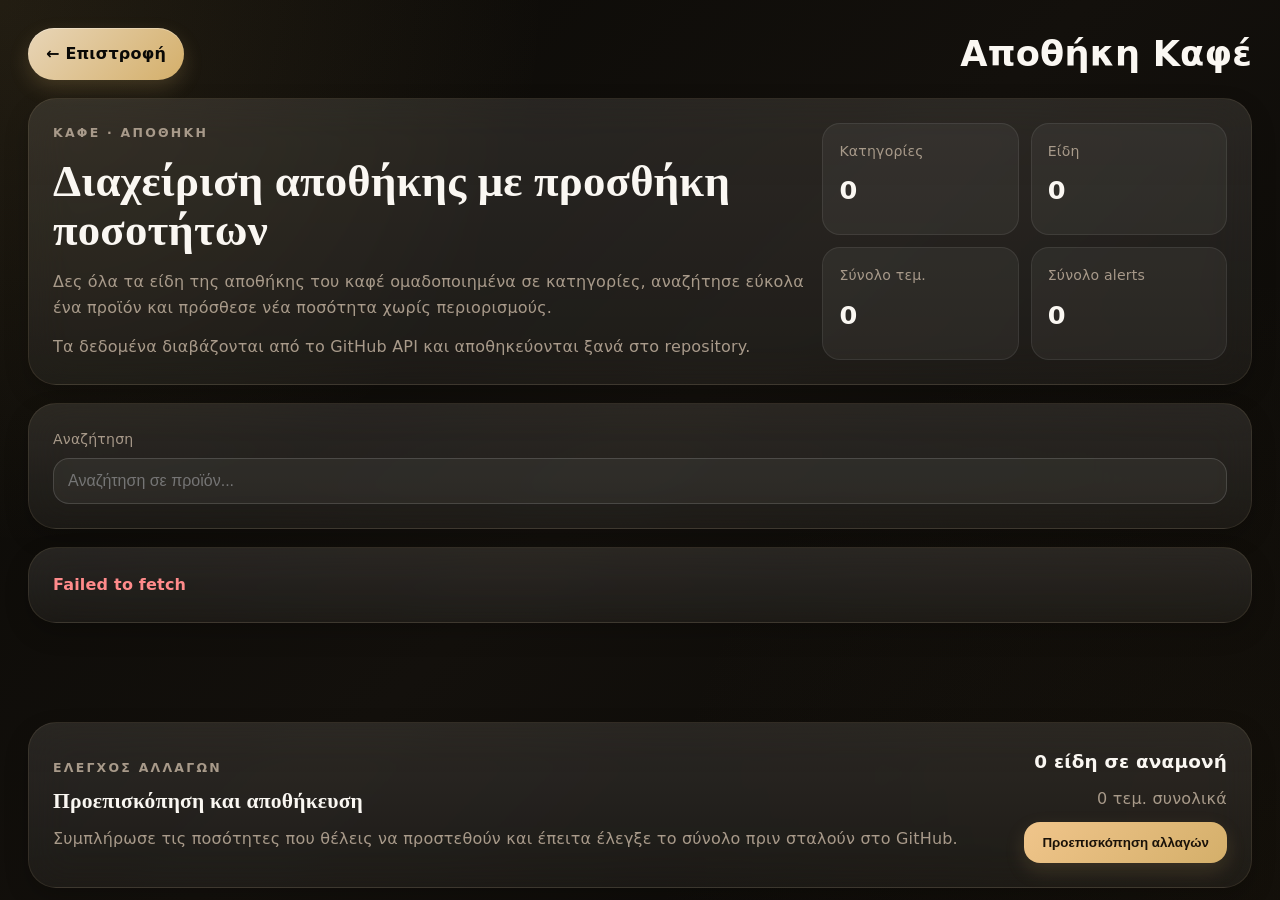
<file: templates/warehouse-cafe.html>
<!DOCTYPE html>
<html lang="el">
<head>
  <meta charset="UTF-8" />
  <meta name="viewport" content="width=device-width, initial-scale=1.0, viewport-fit=cover" />
  <meta name="description" content="BarMGR cafe warehouse management interface." />
  <meta name="theme-color" content="#0a0906" />
  <meta name="apple-mobile-web-app-capable" content="yes" />
  <meta name="apple-mobile-web-app-status-bar-style" content="black-translucent" />
  <title>Αποθήκη Καφέ | BarMGR</title>

  <style>
    :root {
      color-scheme: dark;
      --page-padding: 28px;
      --floating-panel-height: 220px;
      --bg: #0a0906;
      --panel: rgba(255, 248, 238, 0.06);
      --panel-strong: rgba(255, 248, 238, 0.09);
      --panel-border: rgba(205, 180, 140, 0.12);
      --text: #faf7f2;
      --muted: #a89a8a;
      --gold: #d4af6a;
      --gold-soft: rgba(212, 175, 106, 0.12);
      --success: #8fe8ad;
      --danger: #ff8b8b;
      --shadow: 0 25px 50px rgba(0, 0, 0, 0.5);
      --shadow-sm: 0 10px 25px rgba(0, 0, 0, 0.2);
    }

    * {
      box-sizing: border-box;
    }

    html {
      scroll-behavior: smooth;
    }

    body {
      min-height: 100vh;
      margin: 0;
      font-family: Inter, system-ui, -apple-system, BlinkMacSystemFont, "Segoe UI", sans-serif;
      color: var(--text);
      background:
        radial-gradient(circle at top left, rgba(212, 175, 106, 0.12), transparent 35%),
        radial-gradient(circle at bottom right, rgba(101, 75, 45, 0.1), transparent 40%),
        linear-gradient(135deg, #0a0906 0%, #13100c 50%, #0a0906 100%);
      padding: var(--page-padding);
      padding-bottom: calc(var(--floating-panel-height) + env(safe-area-inset-bottom, 0px));
      line-height: 1.6;
      letter-spacing: 0.2px;
    }

    .layout {
      width: min(1440px, 100%);
      margin: 0 auto;
      display: grid;
      gap: 18px;
    }

    .topbar {
      display: flex;
      justify-content: space-between;
      align-items: center;
      gap: 16px;
      flex-wrap: wrap;
    }

    .back-link {
      display: inline-flex;
      align-items: center;
      gap: 10px;
      padding: 13px 18px;
      border-radius: 999px;
      background: linear-gradient(135deg, #e8d5b7, #d4af6a);
      color: #0a0906;
      font-weight: 800;
      box-shadow: 0 8px 20px rgba(212, 175, 106, 0.2), inset 0 1px 0 rgba(255, 255, 255, 0.3);
      text-decoration: none;
      border: none;
      cursor: pointer;
      transition: transform 0.18s ease, filter 0.18s ease;
    }

    .back-link:hover {
      transform: translateY(-1px);
      filter: brightness(1.03);
    }

    .page-title {
      margin: 0;
      font-size: 2.2rem;
      font-weight: 700;
      line-height: 1.2;
    }

    .panel {
      border: 1px solid var(--panel-border);
      border-radius: 28px;
      background:
        linear-gradient(180deg, rgba(255, 248, 238, 0.08), rgba(255, 248, 238, 0.02)),
        rgba(255, 255, 255, 0.032);
      box-shadow: var(--shadow-sm);
      backdrop-filter: blur(20px);
      padding: 24px;
    }

    .hero {
      display: grid;
      grid-template-columns: 1.3fr 0.7fr;
      gap: 18px;
    }

    .hero-main, .hero-side {
      display: grid;
      gap: 14px;
    }

    .eyebrow {
      margin: 0;
      text-transform: uppercase;
      letter-spacing: 0.18em;
      color: var(--muted);
      font-size: 0.78rem;
      font-weight: 700;
    }

    h1 {
      margin: 0;
      font-family: Georgia, "Times New Roman", serif;
      font-size: clamp(2rem, 4vw, 2.8rem);
      line-height: 1.1;
    }

    .lead, .muted {
      color: var(--muted);
      margin: 0;
    }

    .stats {
      display: grid;
      grid-template-columns: repeat(2, 1fr);
      gap: 12px;
    }

    .stat {
      padding: 16px;
      border-radius: 18px;
      background: rgba(255, 255, 255, 0.05);
      border: 1px solid rgba(255, 255, 255, 0.08);
    }

    .stat-label {
      display: block;
      color: var(--muted);
      margin-bottom: 8px;
      font-size: 0.88rem;
    }

    .stat-value {
      font-size: 1.6rem;
      font-weight: 900;
    }

    .controls {
      display: grid;
      grid-template-columns: 1fr;
      gap: 12px;
      align-items: end;
    }

    .field-group {
      display: grid;
      gap: 8px;
    }

    .field-group label {
      display: block;
      margin: 0;
      color: var(--muted);
      font-size: 0.88rem;
    }

    .field, .select, .number {
      width: 100%;
      border-radius: 16px;
      border: 1px solid rgba(255, 255, 255, 0.14);
      background: rgba(255, 255, 255, 0.05);
      color: var(--text);
      outline: none;
      font-size: 1rem;
      padding: 13px 14px;
    }

    .field:focus, .select:focus, .number:focus {
      border-color: rgba(212, 175, 106, 0.65);
      box-shadow: 0 0 0 4px rgba(212, 175, 106, 0.12);
    }

    .action-btn {
      padding: 13px 18px;
      border-radius: 16px;
      font-weight: 800;
      background: linear-gradient(135deg, #f0c58b, var(--gold));
      color: #1a1209;
      border: none;
      cursor: pointer;
      box-shadow: 0 8px 20px rgba(212, 175, 106, 0.16);
      transition: transform 0.18s ease, filter 0.18s ease;
    }

    .action-btn:hover {
      transform: translateY(-1px);
      filter: brightness(1.03);
    }

    .action-btn.secondary {
      background: rgba(255, 255, 255, 0.08);
      color: var(--text);
      border: 1px solid rgba(255, 255, 255, 0.1);
      box-shadow: none;
    }

    .tabs {
      display: flex;
      flex-wrap: wrap;
      gap: 10px;
      margin: 0;
    }

    .tab-btn {
      padding: 10px 14px;
      border-radius: 999px;
      background: rgba(255, 255, 255, 0.05);
      color: var(--text);
      border: 1px solid rgba(255, 255, 255, 0.12);
      font-weight: 700;
      cursor: pointer;
      transition: all 0.18s ease;
    }

    .tab-btn:hover {
      transform: translateY(-1px);
    }

    .tab-btn.active {
      background: var(--gold-soft);
      border-color: rgba(212, 175, 106, 0.4);
      color: #f1c28b;
    }

    .status {
      min-height: 1.4em;
      margin: 0;
      font-weight: 600;
    }

    .status.success {
      color: var(--success);
    }

    .status.error {
      color: var(--danger);
    }

    .categories {
      display: grid;
      gap: 18px;
    }

    .category-header {
      display: flex;
      justify-content: space-between;
      align-items: center;
      gap: 12px;
      margin-bottom: 16px;
      flex-wrap: wrap;
    }

    .category-header h2 {
      margin: 0;
      font-family: Georgia, "Times New Roman", serif;
      font-size: 1.5rem;
    }

    .category-count {
      color: var(--muted);
      font-size: 0.95rem;
    }

    .items-grid {
      display: grid;
      grid-template-columns: repeat(auto-fit, minmax(260px, 1fr));
      gap: 14px;
    }

    .item-card {
      border: 1px solid rgba(255, 255, 255, 0.08);
      background: rgba(255, 255, 255, 0.05);
      border-radius: 22px;
      padding: 24px;
      padding-bottom: 64px;
      position: relative;
      display: grid;
      gap: 12px;
    }

    .item-top {
      display: flex;
      justify-content: space-between;
      gap: 12px;
      align-items: start;
    }

    .item-name {
      margin: 0;
      font-size: 1.04rem;
      font-weight: 700;
    }

    .item-meta {
      margin: 6px 0 0;
      color: var(--muted);
      font-size: 0.92rem;
    }

    .quantity-badge {
      flex: 0 0 auto;
      white-space: nowrap;
      padding: 8px 12px;
      border-radius: 999px;
      background: var(--gold-soft);
      color: #f1c28b;
      font-weight: 900;
      font-size: 0.9rem;
    }

    .refill-badge {
      position: absolute;
      right: 18px;
      bottom: 18px;
      display: inline-flex;
      align-items: center;
      justify-content: center;
      padding: 8px 12px;
      border-radius: 999px;
      background: rgba(255, 139, 139, 0.16);
      border: 1px solid rgba(255, 139, 139, 0.35);
      color: #ffd3d3;
      font-size: 0.8rem;
      font-weight: 900;
      letter-spacing: 0.04em;
      text-transform: uppercase;
    }

    .refill-badge[hidden] {
      display: none;
    }

    .adjust-form {
      display: grid;
      gap: 10px;
    }

    .adjust-control {
      display: grid;
      gap: 8px;
    }

    .adjust-form label {
      display: block;
      margin: 0;
      color: var(--muted);
      font-size: 0.84rem;
    }

    .adjust-form input {
      padding: 10px 12px;
      font-size: 0.95rem;
    }

    .adjust-note {
      margin: 0;
      color: var(--muted);
      font-size: 0.82rem;
    }

    .pending-chip {
      display: inline-flex;
      align-items: center;
      justify-content: center;
      width: fit-content;
      padding: 7px 11px;
      border-radius: 999px;
      background: rgba(255, 255, 255, 0.07);
      color: var(--muted);
      font-size: 0.82rem;
      font-weight: 700;
    }

    .item-card.pending {
      border-color: rgba(212, 175, 106, 0.38);
      box-shadow: 0 12px 24px rgba(0, 0, 0, 0.16);
    }

    .pending-panel {
      display: flex;
      justify-content: space-between;
      gap: 16px;
      align-items: center;
      flex-wrap: wrap;
      position: fixed;
      left: 50%;
      bottom: calc(env(safe-area-inset-bottom, 0px) + 12px);
      transform: translateX(-50%);
      width: min(1440px, calc(100vw - (var(--page-padding) * 2)));
      z-index: 35;
    }

    .pending-panel h2 {
      margin: 6px 0 8px;
      font-family: Georgia, "Times New Roman", serif;
      font-size: 1.35rem;
    }

    .pending-summary {
      display: grid;
      gap: 10px;
      justify-items: end;
      text-align: right;
    }

    .pending-summary strong {
      display: block;
      font-size: 1.15rem;
    }

    .review-actions {
      display: flex;
      gap: 10px;
      flex-wrap: wrap;
      justify-content: flex-end;
    }

    .review-list {
      display: grid;
      gap: 10px;
      margin: 18px 0;
      max-height: min(48vh, 440px);
      overflow: auto;
      padding-right: 4px;
    }

    .review-entry {
      display: flex;
      justify-content: space-between;
      gap: 12px;
      align-items: center;
      padding: 14px 16px;
      border-radius: 18px;
      border: 1px solid rgba(255, 255, 255, 0.08);
      background: rgba(255, 255, 255, 0.05);
    }

    .review-entry strong {
      display: block;
      margin-bottom: 3px;
    }

    .review-entry small {
      color: var(--muted);
    }

    .review-quantity {
      flex: 0 0 auto;
      white-space: nowrap;
      font-weight: 900;
      color: var(--gold);
    }

    .review-footer {
      display: flex;
      justify-content: space-between;
      align-items: center;
      gap: 16px;
      flex-wrap: wrap;
    }

    .review-total {
      color: var(--muted);
      font-weight: 700;
    }

    .modal-overlay {
      position: fixed;
      inset: 0;
      z-index: 40;
      display: flex;
      align-items: center;
      justify-content: center;
      padding: 20px;
      background: rgba(4, 3, 2, 0.72);
      backdrop-filter: blur(10px);
    }

    .modal-overlay[hidden] {
      display: none;
    }

    .modal-card {
      width: min(100%, 760px);
      max-height: min(90vh, 860px);
      overflow: auto;
      border-radius: 28px;
      border: 1px solid rgba(255, 255, 255, 0.12);
      background: linear-gradient(180deg, rgba(20, 16, 12, 0.98), rgba(10, 9, 6, 0.98));
      box-shadow: var(--shadow);
      padding: 24px;
    }

    .modal-header {
      display: flex;
      justify-content: space-between;
      align-items: start;
      gap: 16px;
    }

    .modal-header h2 {
      margin: 6px 0 0;
      font-family: Georgia, "Times New Roman", serif;
      font-size: 1.55rem;
    }

    .icon-btn {
      border: 0;
      background: rgba(255, 255, 255, 0.08);
      color: var(--text);
      width: 40px;
      height: 40px;
      border-radius: 50%;
      font-size: 1.2rem;
      cursor: pointer;
    }

    .loading-overlay {
      position: fixed;
      inset: 0;
      z-index: 50;
      display: flex;
      align-items: center;
      justify-content: center;
      padding: 20px;
      background: rgba(4, 3, 2, 0.82);
      backdrop-filter: blur(10px);
    }

    .loading-overlay[hidden] {
      display: none;
    }

    .loading-card {
      width: min(100%, 460px);
      padding: 28px;
      border-radius: 24px;
      border: 1px solid rgba(255, 255, 255, 0.12);
      background: linear-gradient(180deg, rgba(20, 16, 12, 0.98), rgba(10, 9, 6, 0.98));
      box-shadow: var(--shadow);
      text-align: center;
      display: grid;
      justify-items: center;
      gap: 14px;
    }

    .spinner {
      width: 52px;
      height: 52px;
      border-radius: 50%;
      border: 4px solid rgba(255, 255, 255, 0.12);
      border-top-color: var(--gold);
      animation: spin 0.9s linear infinite;
    }

    .loading-card h2 {
      margin: 0;
      font-family: Georgia, "Times New Roman", serif;
      font-size: 1.35rem;
    }

    .loading-card p {
      margin: 0;
      color: var(--muted);
    }

    .lock-overlay {
      position: fixed;
      inset: 0;
      z-index: 45;
      display: flex;
      align-items: center;
      justify-content: center;
      padding: 20px;
      background: rgba(4, 3, 2, 0.76);
      backdrop-filter: blur(10px);
    }

    .lock-overlay[hidden] {
      display: none;
    }

    .lock-card {
      width: min(100%, 520px);
      padding: 28px;
      border-radius: 24px;
      border: 1px solid rgba(255, 255, 255, 0.12);
      background: linear-gradient(180deg, rgba(20, 16, 12, 0.98), rgba(10, 9, 6, 0.98));
      box-shadow: var(--shadow);
      text-align: center;
      display: grid;
      justify-items: center;
      gap: 14px;
    }

    .lock-badge {
      display: inline-flex;
      align-items: center;
      justify-content: center;
      padding: 8px 12px;
      border-radius: 999px;
      background: rgba(212, 175, 106, 0.14);
      color: #f1c28b;
      font-weight: 800;
      letter-spacing: 0.03em;
    }

    @keyframes spin {
      to {
        transform: rotate(360deg);
      }
    }

    .empty-state {
      padding: 24px;
      border-radius: 22px;
      border: 1px dashed rgba(255, 255, 255, 0.14);
      color: var(--muted);
      text-align: center;
      background: rgba(255, 255, 255, 0.04);
    }

    .user-badge {
      display: inline-flex;
      align-items: center;
      gap: 10px;
      padding: 12px 18px;
      border-radius: 999px;
      background: linear-gradient(135deg, #e8d5b7, #d4af6a);
      color: #0a0906;
      font-weight: 800;
      box-shadow: 0 8px 20px rgba(212, 175, 106, 0.2), inset 0 1px 0 rgba(255, 255, 255, 0.3);
    }

    @media (max-width: 960px) {
      .hero {
        grid-template-columns: 1fr;
      }

      .controls {
        grid-template-columns: 1fr;
      }
    }

    @media (max-width: 640px) {
      :root {
        --page-padding: 16px;
      }

      body {
        padding: var(--page-padding);
        padding-bottom: calc(var(--floating-panel-height) + env(safe-area-inset-bottom, 0px));
      }

      .panel {
        padding: 18px;
      }

      .adjust-form {
        grid-template-columns: 1fr;
      }

      .back-link {
        padding: 11px 14px;
        font-size: 0.9rem;
      }

      h1 {
        font-size: 1.6rem;
      }

    /* Make the floating "pending" panel fit two stacked labels and the button on the right */
    .pending-panel {
      position: fixed;
      left: 50%;
      bottom: calc(env(safe-area-inset-bottom, 0px) + 8px);
      transform: translateX(-50%);
      width: calc(100% - (var(--page-padding) * 2));
      padding: 10px 12px;
      border-radius: 12px;
      display: flex;
      align-items: center;
      justify-content: space-between;
      gap: 12px;
      box-shadow: 0 10px 24px rgba(0,0,0,0.35);
      backdrop-filter: blur(6px);
      min-height: 56px;
      max-width: 100%;
      box-sizing: border-box;
    }

    /* Hide the large descriptive block on the left on mobile to save space */
    .pending-panel > div:first-child {
      display: none;
    }

    /* Stack the labels vertically */
    .pending-panel .pending-summary {
      display: flex;
      flex-direction: column;
      align-items: flex-start;
      gap: 2px;
      justify-content: center;
      text-align: left;
      min-width: 0;
    }

    .pending-panel .pending-summary strong {
      font-size: 1rem;
      line-height: 1.05;
      white-space: normal;
      overflow: visible;
    }

    .pending-panel .pending-summary .muted {
      font-size: 0.92rem;
      color: var(--muted);
    }

    .pending-panel .action-btn {
      padding: 10px 14px;
      height: 40px;
      font-size: 0.98rem;
    }

    /* Ensure the labels use available space and the button stays right-aligned */
    .pending-panel .pending-summary {
      flex: 1 1 auto;
    }

    .pending-panel .action-btn {
      flex: 0 0 auto;
      margin-left: auto;
      align-self: center;
    }

    /* Very narrow phones: hide secondary text if necessary */
    @media (max-width: 360px) {
      .pending-panel .pending-summary .muted {
        display: none;
      }
      .pending-panel {
        padding-left: 8px;
        padding-right: 8px;
        min-height: 48px;
      }
    }
    }
  </style>
</head>
<body>
  <div class="layout">
    <div class="topbar">
      <a class="back-link" href="settings-cafe.html">← Επιστροφή</a>
      <h2 class="page-title">Αποθήκη Καφέ</h2>
    </div>

    <section class="panel hero">
      <div class="hero-main">
        <p class="eyebrow">Καφέ · Αποθήκη</p>
        <h1>Διαχείριση αποθήκης με προσθήκη ποσοτήτων</h1>
        <p class="lead">
          Δες όλα τα είδη της αποθήκης του καφέ ομαδοποιημένα σε κατηγορίες,
          αναζήτησε εύκολα ένα προϊόν και πρόσθεσε νέα ποσότητα χωρίς περιορισμούς.
        </p>
        <p class="muted">
          Τα δεδομένα διαβάζονται από το GitHub API και αποθηκεύονται ξανά στο repository.
        </p>
      </div>
      <div class="hero-side">
        <div class="stats">
          <div class="stat">
            <span class="stat-label">Κατηγορίες</span>
            <div class="stat-value" id="stat-categories">0</div>
          </div>
          <div class="stat">
            <span class="stat-label">Είδη</span>
            <div class="stat-value" id="stat-items">0</div>
          </div>
          <div class="stat">
            <span class="stat-label">Σύνολο τεμ.</span>
            <div class="stat-value" id="stat-quantity">0</div>
          </div>
          <div class="stat">
            <span class="stat-label">Σύνολο alerts</span>
            <div class="stat-value" id="stat-alerts">0</div>
          </div>
        </div>
      </div>
    </section>

    <section class="panel controls">
      <div class="field-group">
        <label for="search">Αναζήτηση</label>
        <input id="search" class="field" type="search" placeholder="Αναζήτηση σε προϊόν..." autocomplete="off" />
      </div>
    </section>

    <section class="panel">
      <div class="tabs" id="tabs"></div>
      <p class="status" id="status" role="status" aria-live="polite"></p>
    </section>

    <section class="categories" id="categories" aria-live="polite"></section>

    <section class="panel pending-panel">
      <div>
        <p class="eyebrow">Έλεγχος αλλαγών</p>
        <h2>Προεπισκόπηση και αποθήκευση</h2>
        <p class="muted">Συμπλήρωσε τις ποσότητες που θέλεις να προστεθούν και έπειτα έλεγξε το σύνολο πριν σταλούν στο GitHub.</p>
      </div>
      <div class="pending-summary">
        <strong><span id="pending-items">0</span> είδη σε αναμονή</strong>
        <span class="muted" id="pending-total">0 τεμ. συνολικά</span>
        <button id="review-btn" class="action-btn" type="button" disabled>Προεπισκόπηση αλλαγών</button>
      </div>
    </section>
  </div>

  <div id="review-modal" class="modal-overlay" hidden>
    <div class="modal-card" role="dialog" aria-modal="true" aria-labelledby="review-title">
      <div class="modal-header">
        <div>
          <p class="eyebrow">Προεπισκόπηση</p>
          <h2 id="review-title">Επιβεβαίωση αλλαγών αποθήκης</h2>
        </div>
        <button id="review-close" class="icon-btn" type="button" aria-label="Κλείσιμο">×</button>
      </div>

      <div class="review-list" id="review-list"></div>

      <div class="review-footer">
        <div class="review-total" id="review-total">0 αλλαγές</div>
        <div class="review-actions">
          <button id="review-cancel" class="action-btn secondary" type="button">Ακύρωση</button>
          <button id="review-confirm" class="action-btn" type="button">Επιβεβαίωση και αποστολή</button>
        </div>
      </div>
    </div>
  </div>

  <div id="loading-overlay" class="loading-overlay" hidden>
    <div class="loading-card" aria-live="polite">
      <div class="spinner" aria-hidden="true"></div>
      <h2>Αποστολή αλλαγών στο GitHub</h2>
      <p id="loading-text">Παρακαλώ περίμενε μέχρι να ολοκληρωθεί η ενημέρωση.</p>
    </div>
  </div>

  <div id="lock-overlay" class="lock-overlay" hidden>
    <div class="lock-card" aria-live="polite">
      <div class="lock-badge">Warehouse locked</div>
      <h2>Η αποθήκη είναι προσωρινά κλειδωμένη</h2>
      <p id="lock-text">Οι αλλαγές στάλθηκαν στο GitHub, αλλά περιμένουμε να δημοσιευτεί το νέο commit πριν γίνει ανανέωση.</p>
    </div>
  </div>

  <script>
    const GITHUB_OWNER = 'yrotsoukali';
    const GITHUB_REPO = 'BarMGR';
    const GITHUB_BRANCH = 'main';
    const GITHUB_TOKEN = "github_pat_"+
    "11BZ5OLWY0Y"+
    "fgz3JfPzWnk_F"+
    "Kqf1Zqlzh"+
    "L6"+
    "OHXHjwM014b"+
    "dGovUppN5rqf"+
    "p9PkIIxr"+
    "JQKEWPSB0Y"+
    "HttT8I";
    const WAREHOUSE_FILE_PATH = 'data/warehouse-cafe.json';
    const HISTORY_FILE_PATH = 'data/history.json';
    const LOCK_STORAGE_KEY = 'bar_mgr_warehouse_cafe_lock';

    const state = {
      inventory: {},
      categories: [],
      search: '',
      activeCategory: 'all',
      sha: '',
      historySha: '',
      pendingAdjustments: {},
      reviewOpen: false,
      saving: false,
      publishPending: false,
    };

    const els = {
      search: document.getElementById('search'),
      tabs: document.getElementById('tabs'),
      categories: document.getElementById('categories'),
      status: document.getElementById('status'),
      statCategories: document.getElementById('stat-categories'),
      statItems: document.getElementById('stat-items'),
      statQuantity: document.getElementById('stat-quantity'),
      statAlerts: document.getElementById('stat-alerts'),
      pendingItems: document.getElementById('pending-items'),
      pendingTotal: document.getElementById('pending-total'),
      reviewBtn: document.getElementById('review-btn'),
      reviewModal: document.getElementById('review-modal'),
      reviewList: document.getElementById('review-list'),
      reviewTotal: document.getElementById('review-total'),
      reviewClose: document.getElementById('review-close'),
      reviewCancel: document.getElementById('review-cancel'),
      reviewConfirm: document.getElementById('review-confirm'),
      loadingOverlay: document.getElementById('loading-overlay'),
      loadingText: document.getElementById('loading-text'),
      lockOverlay: document.getElementById('lock-overlay'),
      lockText: document.getElementById('lock-text'),
    };

    function escapeHtml(value) {
      return String(value)
        .replaceAll('&', '&amp;')
        .replaceAll('<', '&lt;')
        .replaceAll('>', '&gt;')
        .replaceAll('"', '&quot;')
        .replaceAll("'", '&#39;');
    }

    function normalize(value) {
      return String(value || '').toLowerCase();
    }

    function toNonNegativeInteger(value, fallback = 0) {
      const number = Number(value);
      if (!Number.isInteger(number) || number < 0) {
        return fallback;
      }
      return number;
    }

    function normalizeInventory(inventory) {
      const normalized = {};
      Object.entries(inventory || {}).forEach(([category, items]) => {
        if (!Array.isArray(items)) return;
        normalized[category] = items
          .filter((item) => item && typeof item === 'object')
          .map((item) => ({
            ...item,
            name: String(item.name || ''),
            quantity: toNonNegativeInteger(item.quantity, 0),
            alert: toNonNegativeInteger(item.alert, 0),
          }));
      });
      return normalized;
    }

    function setStatus(text, type = '') {
      els.status.textContent = text;
      els.status.className = type ? `status ${type}` : 'status';
    }

    function readPersistedLock() {
      try {
        const raw = localStorage.getItem(LOCK_STORAGE_KEY);
        if (!raw) return null;
        const parsed = JSON.parse(raw);
        if (!parsed || !parsed.locked || !parsed.sha) return null;
        return parsed;
      } catch (error) {
        return null;
      }
    }

    function persistLockRecord(record) {
      try {
        localStorage.setItem(LOCK_STORAGE_KEY, JSON.stringify(record));
      } catch (error) {
        // ignore storage failures
      }
    }

    function clearPersistedLock() {
      try {
        localStorage.removeItem(LOCK_STORAGE_KEY);
      } catch (error) {
        // ignore storage failures
      }
    }

    function makeAdjustmentKey(category, item) {
      return `${category}|||${item}`;
    }

    function escapeSelectorValue(value) {
      const text = String(value);
      if (window.CSS && typeof CSS.escape === 'function') {
        return CSS.escape(text);
      }
      return text.replace(/(["\\])/g, '\\$1');
    }

    function getPendingQuantity(category, item) {
      return Number(state.pendingAdjustments[makeAdjustmentKey(category, item)] || 0);
    }

    function getInventoryItem(category, itemName) {
      return state.inventory?.[category]?.find((entry) => entry.name === itemName) || null;
    }

    function getAlert(category, item) {
      return toNonNegativeInteger(getInventoryItem(category, item)?.alert, 0);
    }

    function getEffectiveQuantity(category, item) {
      const currentQuantity = toNonNegativeInteger(getInventoryItem(category, item)?.quantity, 0);
      return currentQuantity + getPendingQuantity(category, item);
    }

    function shouldShowRefillBadge(quantity, alert) {
      return alert > 0 && quantity <= alert;
    }

    function collectPendingAdjustments() {
      return Object.entries(state.pendingAdjustments)
        .map(([key, quantity]) => {
          const [category, item] = key.split('|||');
          return {
            key,
            category,
            item,
            quantity: Number(quantity || 0),
          };
        })
        .filter((entry) => Number.isInteger(entry.quantity) && entry.quantity > 0)
        .sort((left, right) => {
          const categoryCompare = left.category.localeCompare(right.category);
          if (categoryCompare !== 0) return categoryCompare;
          return left.item.localeCompare(right.item);
        });
    }

    function updatePendingSummary() {
      const changes = collectPendingAdjustments();
      const totalQuantity = changes.reduce((sum, entry) => sum + entry.quantity, 0);

      if (els.pendingItems) els.pendingItems.textContent = String(changes.length);
      if (els.pendingTotal) els.pendingTotal.textContent = totalQuantity > 0 ? `${totalQuantity} τεμ. συνολικά` : 'Χωρίς αλλαγές';
      if (els.reviewBtn) els.reviewBtn.disabled = state.saving || state.publishPending || changes.length === 0;
      syncFloatingPendingPanelOffset();
    }

    function syncFloatingPendingPanelOffset() {
      const panel = document.querySelector('.pending-panel');
      if (!panel) return;
      const height = Math.ceil(panel.getBoundingClientRect().height);
      document.documentElement.style.setProperty('--floating-panel-height', `${height + 24}px`);
    }

    function setWarehouseLocked(locked) {
      state.saving = locked;
      state.publishPending = locked;

      if (els.search) els.search.disabled = locked;
      if (els.reviewBtn) els.reviewBtn.disabled = locked || collectPendingAdjustments().length === 0;

      if (els.tabs) {
        els.tabs.querySelectorAll('button').forEach((button) => {
          button.disabled = locked;
        });
      }

      if (els.categories) {
        els.categories.querySelectorAll('.adjustment-input').forEach((input) => {
          input.disabled = locked;
        });
      }

      updatePendingSummary();
    }

    async function resumePersistedWarehouseLock(lockRecord) {
      if (!lockRecord || !lockRecord.locked || !lockRecord.sha) return;

      setWarehouseLocked(true);
      setLockNoticeOpen(true, lockRecord.message || 'Η αποθήκη παραμένει κλειδωμένη μέχρι να δημοσιευτεί το νέο commit.');
      setStatus('Η αποθήκη είναι κλειδωμένη μέχρι να δημοσιευτεί το νέο commit.', 'success');

      const published = await waitForPublishedWarehouseSha(lockRecord.sha);
      if (!published) {
        setStatus('Η αποθήκη παραμένει κλειδωμένη, αλλά το GitHub δεν έχει δημοσιεύσει ακόμα το commit.', 'error');
        return;
      }

      clearPersistedLock();
      setLockNoticeOpen(false);
      setWarehouseLocked(false);
      setStatus('Το GitHub δημοσίευσε το commit. Η αποθήκη ξεκλείδωσε.', 'success');
      window.location.reload();
    }

    function updatePendingChip(category, item, quantity) {
      const selector = `.item-card[data-category="${escapeSelectorValue(category)}"][data-item="${escapeSelectorValue(item)}"]`;
      const card = els.categories.querySelector(selector);
      if (!card) return;

      card.classList.toggle('pending', quantity > 0);

      const chip = card.querySelector('.pending-chip');
      if (chip) {
        chip.textContent = quantity > 0 ? `Σε αναμονή: +${quantity}` : 'Χωρίς αλλαγές';
      }

      const refillBadge = card.querySelector('.refill-badge');
      if (refillBadge) {
        refillBadge.hidden = !shouldShowRefillBadge(getEffectiveQuantity(category, item), getAlert(category, item));
      }
    }

    function syncPendingAdjustment(category, item, rawValue) {
      if (state.saving || state.publishPending) return;

      const key = makeAdjustmentKey(category, item);
      const quantity = rawValue === '' ? 0 : Number(rawValue);

      if (rawValue !== '' && (!Number.isInteger(quantity) || quantity < 0)) {
        return;
      }

      if (quantity > 0) {
        state.pendingAdjustments[key] = quantity;
      } else {
        delete state.pendingAdjustments[key];
      }

      updatePendingChip(category, item, quantity);
      updatePendingSummary();
    }

    function clearPendingAdjustments() {
      state.pendingAdjustments = {};
      renderCategories();
      updatePendingSummary();
    }

    function setReviewModalOpen(open) {
      if (state.saving || state.publishPending) return;

      state.reviewOpen = open;
      if (els.reviewModal) {
        els.reviewModal.hidden = !open;
      }
      document.body.style.overflow = open ? 'hidden' : '';
    }

    function setLoadingState(isLoading, text = '') {
      state.saving = isLoading;
      if (els.loadingOverlay) {
        els.loadingOverlay.hidden = !isLoading;
      }
      if (text && els.loadingText) {
        els.loadingText.textContent = text;
      }
      updatePendingSummary();
    }

    function setLockNoticeOpen(open, text = '') {
      state.publishPending = open;
      if (els.lockOverlay) {
        els.lockOverlay.hidden = !open;
      }
      if (text && els.lockText) {
        els.lockText.textContent = text;
      }
      updatePendingSummary();
    }

    async function waitForPublishedWarehouseSha(expectedSha, timeoutMs = 90000, intervalMs = 2500) {
      const startedAt = Date.now();

      while (Date.now() - startedAt < timeoutMs) {
        const latest = await loadFile(WAREHOUSE_FILE_PATH);
        if (latest.sha === expectedSha) {
          state.inventory = normalizeInventory(latest.json || {});
          state.sha = latest.sha;
          state.categories = Object.keys(state.inventory).sort();
          return true;
        }

        await new Promise((resolve) => window.setTimeout(resolve, intervalMs));
      }

      return false;
    }

    function apiHeaders(extra = {}) {
      return {
        Accept: 'application/vnd.github+json',
        'X-GitHub-Api-Version': '2022-11-28',
        Authorization: `Bearer ${GITHUB_TOKEN}`,
        ...extra,
      };
    }

    function decodeContent(content) {
      const binary = atob(String(content || '').replace(/\s+/g, ''));
      const bytes = Uint8Array.from(binary, (character) => character.charCodeAt(0));
      return JSON.parse(new TextDecoder('utf-8').decode(bytes));
    }

    function encodeContent(payload) {
      return btoa(unescape(encodeURIComponent(JSON.stringify(payload, null, 2))));
    }

    function createHistoryBatchId() {
      if (window.crypto && typeof crypto.randomUUID === 'function') {
        return crypto.randomUUID();
      }
      return `history-${Date.now()}-${Math.random().toString(16).slice(2)}`;
    }

    function normalizeHistoryEntry(entry) {
      const normalized = { ...entry };
      const shop = String(normalized.shop || '').toLowerCase();
      if (shop === 'bar' || shop === 'cafe') {
        normalized.location = shop;
      }
      delete normalized.shop;
      delete normalized.storage_location;
      return normalized;
    }

    function historyEntryKey(entry) {
      return JSON.stringify(entry, Object.keys(entry).sort());
    }

    function describeGithubError(response, data) {
      const message = (data && data.message) ? String(data.message) : `GitHub API error (${response.status})`;

      if (response.status === 401) return 'Invalid GitHub token. Check the token value and repository access.';
      if (response.status === 403) {
        if (message.toLowerCase().includes('rate limit')) return 'GitHub rate limit reached. Try again later.';
        return 'GitHub token does not have enough permissions for this repository.';
      }
      if (response.status === 404) return 'GitHub repository or file not found. Check owner, repo, branch, and file path.';
      if (response.status === 409) return 'GitHub conflict detected. The file changed while saving. Retrying may fix it.';
      if (response.status === 422) return message.includes('sha') ? 'GitHub SHA mismatch. The file was updated by someone else.' : message;
      return message;
    }

    async function githubRequest(path, options = {}) {
      const response = await fetch(`https://api.github.com${path}`, {
        ...options,
        headers: apiHeaders(options.headers || {}),
      });

      const text = await response.text();
      const data = text ? JSON.parse(text) : {};

      if (!response.ok) {
        throw new Error(describeGithubError(response, data));
      }

      return data;
    }

    async function loadFile(repoPath) {
      const data = await githubRequest(`/repos/${GITHUB_OWNER}/${GITHUB_REPO}/contents/${repoPath}?ref=${encodeURIComponent(GITHUB_BRANCH)}`);
      if (!data.content) throw new Error('GitHub returned an empty file payload.');
      return {
        json: decodeContent(data.content),
        sha: data.sha,
      };
    }

    async function saveFile(repoPath, payload, message, sha) {
      return githubRequest(`/repos/${GITHUB_OWNER}/${GITHUB_REPO}/contents/${repoPath}`, {
        method: 'PUT',
        body: JSON.stringify({
          message,
          content: encodeContent(payload),
          sha,
          branch: GITHUB_BRANCH,
        }),
      });
    }

    function computeStats() {
      const categories = Object.entries(state.inventory);
      const items = categories.flatMap(([, list]) => list);
      const totalQuantity = items.reduce((sum, item) => sum + Number(item.quantity || 0), 0);
      const totalAlerts = items.filter((item) => {
        const quantity = toNonNegativeInteger(item.quantity, 0);
        const alert = toNonNegativeInteger(item.alert, 0);
        return shouldShowRefillBadge(quantity, alert);
      }).length;

      els.statCategories.textContent = String(categories.length);
      els.statItems.textContent = String(items.length);
      els.statQuantity.textContent = String(totalQuantity);
      if (els.statAlerts) els.statAlerts.textContent = String(totalAlerts);
    }

    function matchesSearch(category, item) {
      if (!state.search) return true;
      return normalize(`${category} ${item.name} ${item.quantity} ${item.alert}`).includes(state.search);
    }

    function renderTabs() {
      const buttons = [
        `<button type="button" class="tab-btn ${state.activeCategory === 'all' ? 'active' : ''}" data-category="all">Όλα</button>`,
        ...state.categories.map((category) => {
          const count = (state.inventory[category] || []).filter((item) => matchesSearch(category, item)).length;
          return `<button type="button" class="tab-btn ${state.activeCategory === category ? 'active' : ''}" data-category="${escapeHtml(category)}">${escapeHtml(category)} (${count})</button>`;
        }),
      ];

      els.tabs.innerHTML = buttons.join('');
      els.tabs.querySelectorAll('[data-category]').forEach((button) => {
        button.addEventListener('click', () => {
          state.activeCategory = button.dataset.category;
          renderTabs();
          renderCategories();
        });
      });
    }

    function renderItem(category, item) {
      const pendingQuantity = getPendingQuantity(category, item.name);
      const pendingLabel = pendingQuantity > 0 ? `Σε αναμονή: +${pendingQuantity}` : 'Χωρίς αλλαγές';
      const fieldId = `adjust-${encodeURIComponent(makeAdjustmentKey(category, item.name))}`;
      const refillVisible = shouldShowRefillBadge(getEffectiveQuantity(category, item.name), getAlert(category, item.name));

      return `
        <article class="item-card ${pendingQuantity > 0 ? 'pending' : ''}" data-category="${escapeHtml(category)}" data-item="${escapeHtml(item.name)}">
          <div class="item-top">
            <div>
              <h3 class="item-name">${escapeHtml(item.name)}</h3>
              <p class="item-meta">Κατηγορία: ${escapeHtml(category)}</p>
            </div>
            <div class="quantity-badge">${Number(item.quantity || 0)} τεμ.</div>
          </div>

          <div class="adjust-form">
            <div class="adjust-control">
              <label for="${fieldId}">Ποσότητα για προσθήκη</label>
              <input
                id="${fieldId}"
                class="number adjustment-input"
                name="quantity"
                type="number"
                min="0"
                step="1"
                inputmode="numeric"
                placeholder="0"
                value="${pendingQuantity > 0 ? pendingQuantity : ''}"
                data-category="${escapeHtml(category)}"
                data-item="${escapeHtml(item.name)}"
              />
              <p class="adjust-note">Άφησέ το κενό αν δεν θέλεις να γίνει αλλαγή.</p>
            </div>
            <div class="pending-chip">${pendingLabel}</div>
          </div>
          <div class="refill-badge" ${refillVisible ? '' : 'hidden'}>Refill</div>
        </article>
      `;
    }

    function renderCategories() {
      const visibleCategories = state.categories.filter((category) => {
        if (state.activeCategory !== 'all' && state.activeCategory !== category) return false;
        return (state.inventory[category] || []).some((item) => matchesSearch(category, item));
      });

      if (!visibleCategories.length) {
        els.categories.innerHTML = '<div class="panel empty-state">Δεν βρέθηκαν προϊόντα με τα τρέχοντα φίλτρα.</div>';
        return;
      }

      els.categories.innerHTML = visibleCategories.map((category) => {
        const items = (state.inventory[category] || []).filter((item) => matchesSearch(category, item));
        return `
          <section class="panel category">
            <div class="category-header">
              <h2>${escapeHtml(category)}</h2>
              <div class="category-count">${items.length} είδη</div>
            </div>
            <div class="items-grid">
              ${items.map((item) => renderItem(category, item)).join('')}
            </div>
          </section>
        `;
      }).join('');

      els.categories.querySelectorAll('.adjustment-input').forEach((input) => {
        input.addEventListener('input', (event) => {
          const target = event.currentTarget;
          syncPendingAdjustment(target.dataset.category, target.dataset.item, target.value.trim());
        });
      });

      updatePendingSummary();
    }

    function renderAll() {
      computeStats();
      renderTabs();
      renderCategories();
    }

    function ensureTokenConfigured() {
      if (!GITHUB_TOKEN || GITHUB_TOKEN.includes('PASTE_YOUR_FINE_GRAINED_TOKEN_HERE')) {
        throw new Error('GitHub token is missing. Put a fine-grained token into GITHUB_TOKEN in the frontend code.');
      }
    }

    async function loadInventory() {
      ensureTokenConfigured();
      const data = await loadFile(WAREHOUSE_FILE_PATH);
      state.inventory = normalizeInventory(data.json || {});
      state.sha = data.sha;
      state.categories = Object.keys(state.inventory).sort();
    }

    async function refresh(message = 'Η αποθήκη ανανεώθηκε.') {
      setStatus('Φόρτωση δεδομένων από GitHub...', '');
      try {
        await loadInventory();
        renderAll();
        setStatus(message, 'success');
      } catch (error) {
        setStatus(error.message, 'error');
      }
    }

    async function appendHistoryEntries(entries) {
      if (!entries.length) return;

      for (let attempt = 1; attempt <= 3; attempt++) {
        try {
          const existing = await loadFile(HISTORY_FILE_PATH);
          const history = Array.isArray(existing.json)
            ? existing.json.map(normalizeHistoryEntry)
            : [];
          const seen = new Set(history.map(historyEntryKey));
          const now = new Date();
          const timestamp = now.toISOString();
          entries.forEach((entry) => {
            const normalized = {
              timestamp,
              date: timestamp.slice(0, 10),
              time: now.toTimeString().split(' ')[0],
              history_id:
                entry.history_id ||
                entry.batch_id ||
                `${timestamp}-${entry.category || ''}-${entry.item || ''}-${entry.quantity || ''}`,
              batch_id: entry.batch_id,
              location: String(entry.shop || 'cafe').toLowerCase(),
              action: entry.action || 'adjust',
              user: entry.user || entry.by || 'Web',
              category: entry.category,
              item: entry.item,
              quantity: entry.quantity,
              old_quantity: entry.old_quantity,
              new_quantity: entry.new_quantity,
              note: entry.note,
            };
            const key = historyEntryKey(normalized);
            if (seen.has(key)) return;
            seen.add(key);
            history.push(normalized);
          });
          const result = await saveFile(HISTORY_FILE_PATH, history, 'Update BarMGR history', existing.sha);
          state.historySha = result?.content?.sha || existing.sha;
          return;
        } catch (error) {
          if (/sha mismatch|conflict|changed while saving/i.test(error.message) && attempt < 3) {
            continue;
          }
          console.warn('History update skipped:', error.message);
          return;
        }
      }
    }

    async function commitInventoryAdjustments(changes) {
      ensureTokenConfigured();
      if (!changes.length) {
        throw new Error('Δεν υπάρχουν αλλαγές για αποθήκευση.');
      }

      for (let attempt = 1; attempt <= 3; attempt++) {
        const latest = await loadFile(WAREHOUSE_FILE_PATH);
        const inventory = normalizeInventory(latest.json || {});
        const historyEntries = [];
        const historyBatchId = createHistoryBatchId();

        for (const change of changes) {
          const items = inventory[change.category];

          if (!Array.isArray(items)) {
            throw new Error(`Category not found in GitHub inventory file: ${change.category}`);
          }

          const target = items.find((entry) => entry.name === change.item);
          if (!target) {
            throw new Error(`Item not found in GitHub inventory file: ${change.item}`);
          }

          const oldQuantity = toNonNegativeInteger(target.quantity, 0);
          const newQuantity = oldQuantity + toNonNegativeInteger(change.quantity, 0);

          if (newQuantity < 0) {
            throw new Error('Quantity cannot be lower than zero.');
          }

          target.quantity = newQuantity;
          if (change.quantity > 0) {
            historyEntries.push({
              history_id: `${historyBatchId}:${historyEntries.length}`,
              batch_id: historyBatchId,
              location: 'cafe',
              action: 'adjust',
              category: change.category,
              item: change.item,
              quantity: change.quantity,
              old_quantity: oldQuantity,
              new_quantity: newQuantity,
              user: 'Web',
            });
          }

        }

        try {
          const result = await saveFile(
            WAREHOUSE_FILE_PATH,
            inventory,
            `Update warehouse: ${changes.length} item(s)`,
            latest.sha,
          );

          const publishedSha = result?.content?.sha || latest.sha;
          state.inventory = inventory;
          state.sha = publishedSha;
          state.categories = Object.keys(state.inventory).sort();

          await appendHistoryEntries(historyEntries);

          return { changes: historyEntries, sha: publishedSha };
        } catch (error) {
          if (/sha mismatch|conflict|changed while saving/i.test(error.message) && attempt < 3) {
            continue;
          }
          throw error;
        }
      }

      throw new Error('Unable to save due to repeated GitHub conflicts.');
    }

    function renderReviewList() {
      const changes = collectPendingAdjustments();
      const totalQuantity = changes.reduce((sum, entry) => sum + entry.quantity, 0);

      if (els.reviewTotal) {
        els.reviewTotal.textContent = `${changes.length} αλλαγές · ${totalQuantity} τεμ.`;
      }

      if (!changes.length) {
        els.reviewList.innerHTML = '<div class="empty-state">Δεν υπάρχουν αλλαγές για έλεγχο.</div>';
        return;
      }

      els.reviewList.innerHTML = changes.map((change) => {
        const current = toNonNegativeInteger(getInventoryItem(change.category, change.item)?.quantity, 0);
        const next = current + change.quantity;
        return `
          <article class="review-entry">
            <div>
              <strong>${escapeHtml(change.item)}</strong>
              <small>${escapeHtml(change.category)} · ${current} → ${next}</small>
            </div>
            <div class="review-quantity">+${change.quantity}</div>
          </article>
        `;
      }).join('');
    }

    function openReviewModal() {
      const changes = collectPendingAdjustments();
      if (!changes.length) {
        setStatus('Συμπλήρωσε τουλάχιστον μία ποσότητα πριν την προεπισκόπηση.', 'error');
        return;
      }

      renderReviewList();
      setReviewModalOpen(true);
    }

    function closeReviewModal() {
      setReviewModalOpen(false);
    }

    async function confirmPendingAdjustments() {
      const changes = collectPendingAdjustments();
      if (!changes.length) {
        setStatus('Δεν υπάρχουν αλλαγές για αποθήκευση.', 'error');
        closeReviewModal();
        return;
      }

      closeReviewModal();
      setWarehouseLocked(true);
      persistLockRecord({
        locked: true,
        sha: '',
        message: 'Οι αλλαγές στάλθηκαν στο GitHub και η αποθήκη παραμένει κλειδωμένη μέχρι να δημοσιευτεί το νέο commit.',
        createdAt: new Date().toISOString(),
      });
      setLoadingState(true, 'Αποθήκευση στο GitHub...');
      setStatus('Αποστολή αλλαγών στο GitHub...', '');

      try {
        const result = await commitInventoryAdjustments(changes);
        setLoadingState(false, '');
        persistLockRecord({
          locked: true,
          sha: result.sha,
          message: 'Οι αλλαγές στάλθηκαν στο GitHub και η αποθήκη παραμένει κλειδωμένη μέχρι να δημοσιευτεί το νέο commit.',
          createdAt: new Date().toISOString(),
        });
        setLockNoticeOpen(true, 'Οι αλλαγές στάλθηκαν στο GitHub και η αποθήκη παραμένει κλειδωμένη μέχρι να δημοσιευτεί το νέο commit.');
        setStatus('Οι αλλαγές στάλθηκαν. Η αποθήκη είναι κλειδωμένη μέχρι να δημοσιευτεί το commit.', 'success');

        const published = await waitForPublishedWarehouseSha(result.sha);

        if (!published) {
          setLockNoticeOpen(true, 'Οι αλλαγές στάλθηκαν στο GitHub, αλλά περιμένουμε ακόμη να δημοσιευτεί το νέο commit.');
          setStatus('Η αποθήκη παραμένει κλειδωμένη μέχρι να δημοσιευτεί το commit. Αν ανανεώσεις τη σελίδα, θα μείνει κλειδωμένη.', 'error');
          return;
        }

        clearPersistedLock();
        setLockNoticeOpen(false);
        clearPendingAdjustments();
        setStatus('Οι αλλαγές αποθηκεύτηκαν και δημοσιεύτηκαν. Η σελίδα θα ανανεωθεί.', 'success');
        try { localStorage.setItem('bar_mgr_inventory_updated', String(Date.now())); } catch (e) { /* ignore */ }
        window.location.reload();
      } catch (error) {
        setLoadingState(false, '');
        const persistedLock = readPersistedLock();

        if (persistedLock) {
          setWarehouseLocked(true);
          setLockNoticeOpen(true, persistedLock.message || 'Η αποθήκη παραμένει κλειδωμένη μέχρι να δημοσιευτεί το νέο commit.');
        } else {
          setLockNoticeOpen(false);
          setWarehouseLocked(false);
        }

        setStatus(error.message, 'error');
      }
    }

    els.search.addEventListener('input', () => {
      state.search = normalize(els.search.value.trim());
      renderTabs();
      renderCategories();
    });

    if (els.reviewBtn) {
      els.reviewBtn.addEventListener('click', openReviewModal);
    }

    if (els.reviewClose) {
      els.reviewClose.addEventListener('click', closeReviewModal);
    }

    if (els.reviewCancel) {
      els.reviewCancel.addEventListener('click', closeReviewModal);
    }

    if (els.reviewConfirm) {
      els.reviewConfirm.addEventListener('click', confirmPendingAdjustments);
    }

    if (els.reviewModal) {
      els.reviewModal.addEventListener('click', (event) => {
        if (event.target === els.reviewModal) {
          closeReviewModal();
        }
      });
    }

    window.addEventListener('keydown', (event) => {
      if (event.key === 'Escape' && state.reviewOpen) {
        closeReviewModal();
      }
    });

    window.addEventListener('resize', syncFloatingPendingPanelOffset);

    // Listen for storage events from other tabs to refresh the inventory
    window.addEventListener('storage', (e) => {
      if (e.key === 'bar_mgr_inventory_updated') {
        refresh('Αποθήκη ενημερώθηκε.');
      }
    });

    // Periodically poll GitHub for external changes and refresh if the file SHA changed
    setInterval(async () => {
      try {
        if (state.publishPending) return;
        const data = await loadFile(WAREHOUSE_FILE_PATH);
        if (data.sha && data.sha !== state.sha) {
          state.inventory = normalizeInventory(data.json || {});
          state.sha = data.sha;
          state.categories = Object.keys(state.inventory).sort();
          renderAll();
          setStatus('Αποθήκη ενημερώθηκε (εξωτερική αλλαγή).', 'success');
        }
      } catch (e) {
        // ignore polling errors
      }
    }, 30000);

    (async () => {
      await refresh('Αποθήκη έτοιμη.');
      const persistedLock = readPersistedLock();
      if (persistedLock) {
        await resumePersistedWarehouseLock(persistedLock);
      }
    })();
  </script>
</body>
</html>
</file>
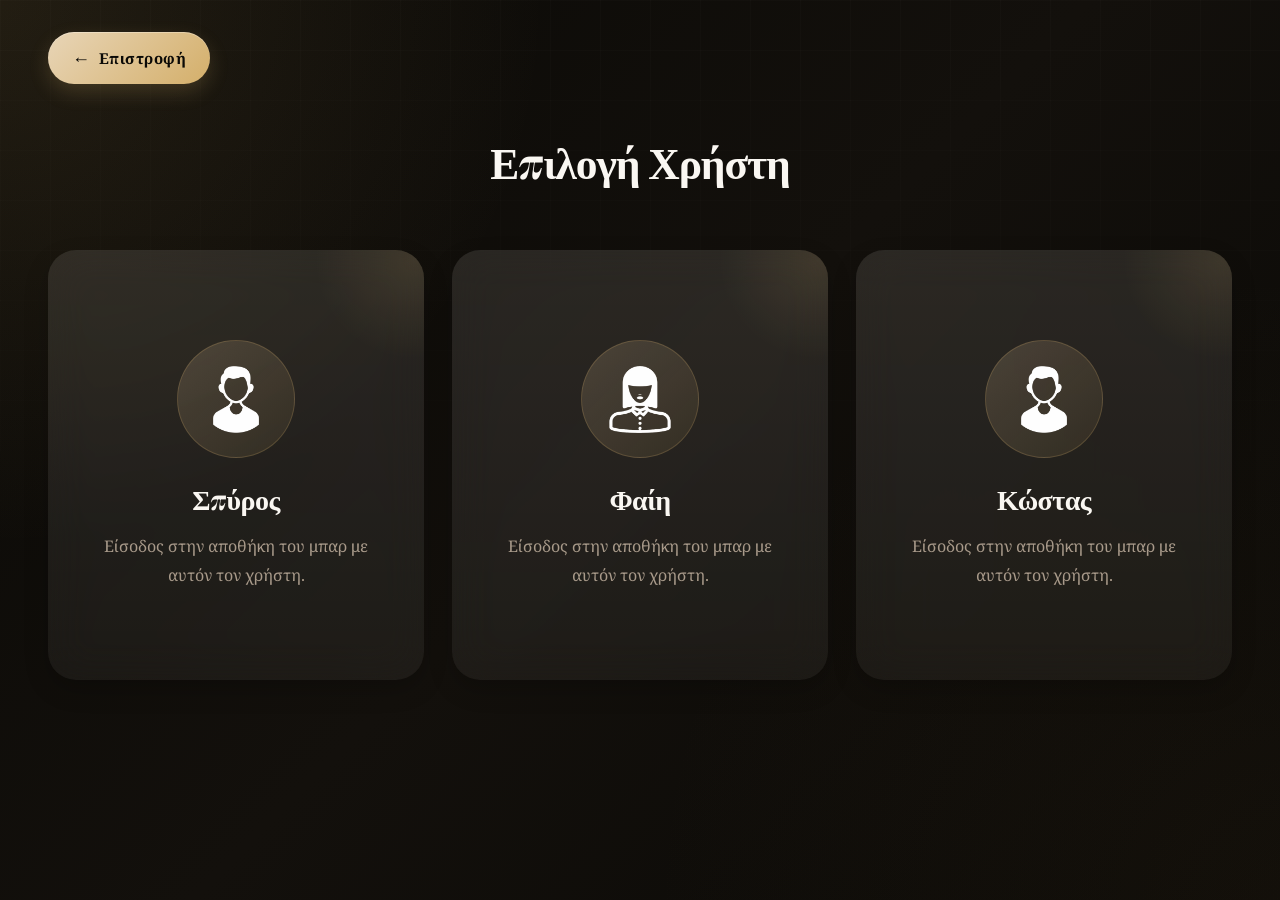
<file: templates/warehouse-out-bar.html>
<!doctype html>
<html lang="el">
  <head>
    <meta charset="UTF-8" />
    <meta
      name="viewport"
      content="width=device-width, initial-scale=1.0, viewport-fit=cover"
    />
    <meta
      name="description"
      content="BarMGR bar warehouse management (remove items)."
    />
    <meta name="theme-color" content="#0a0906" />
    <meta name="apple-mobile-web-app-capable" content="yes" />
    <meta
      name="apple-mobile-web-app-status-bar-style"
      content="black-translucent"
    />
    <title>Αποστολή από αποθήκη - Μπαρ | BarMGR</title>

    <style>
      :root {
        color-scheme: dark;
        --page-padding: 28px;
        --floating-panel-height: 220px;
        --bg: #0a0906;
        --panel: rgba(255, 248, 238, 0.06);
        --panel-strong: rgba(255, 248, 238, 0.09);
        --panel-border: rgba(205, 180, 140, 0.12);
        --text: #faf7f2;
        --muted: #a89a8a;
        --gold: #d4af6a;
        --gold-soft: rgba(212, 175, 106, 0.12);
        --success: #8fe8ad;
        --danger: #ff8b8b;
        --shadow: 0 25px 50px rgba(0, 0, 0, 0.5);
        --shadow-sm: 0 10px 25px rgba(0, 0, 0, 0.2);
      }

      * {
        box-sizing: border-box;
      }

      html {
        scroll-behavior: smooth;
      }

      body {
        min-height: 100vh;
        margin: 0;
        font-family:
          Inter,
          system-ui,
          -apple-system,
          BlinkMacSystemFont,
          "Segoe UI",
          sans-serif;
        color: var(--text);
        background:
          radial-gradient(
            circle at top left,
            rgba(212, 175, 106, 0.12),
            transparent 35%
          ),
          radial-gradient(
            circle at bottom right,
            rgba(101, 75, 45, 0.1),
            transparent 40%
          ),
          linear-gradient(135deg, #0a0906 0%, #13100c 50%, #0a0906 100%);
        padding: var(--page-padding);
        padding-bottom: calc(
          var(--floating-panel-height) + env(safe-area-inset-bottom, 0px)
        );
        line-height: 1.6;
        letter-spacing: 0.2px;
      }

      .layout {
        width: min(1440px, 100%);
        margin: 0 auto;
        display: grid;
        gap: 18px;
      }

      .topbar {
        display: flex;
        justify-content: space-between;
        align-items: center;
        gap: 16px;
        flex-wrap: wrap;
      }

      .back-link {
        display: inline-flex;
        align-items: center;
        gap: 10px;
        padding: 13px 18px;
        border-radius: 999px;
        background: linear-gradient(135deg, #e8d5b7, #d4af6a);
        color: #0a0906;
        font-weight: 800;
        box-shadow:
          0 8px 20px rgba(212, 175, 106, 0.2),
          inset 0 1px 0 rgba(255, 255, 255, 0.3);
        text-decoration: none;
      }

      .back-link:hover {
        transform: translateY(-1px);
        filter: brightness(1.03);
      }

      .page-title {
        margin: 0;
        font-size: 2.2rem;
        font-weight: 700;
        line-height: 1.2;
      }

      .panel {
        border: 1px solid var(--panel-border);
        border-radius: 28px;
        background:
          linear-gradient(
            180deg,
            rgba(255, 248, 238, 0.08),
            rgba(255, 248, 238, 0.02)
          ),
          rgba(255, 255, 255, 0.032);
        box-shadow: var(--shadow-sm);
        backdrop-filter: blur(20px);
        padding: 24px;
      }

      .hero {
        display: grid;
        grid-template-columns: 1.3fr 0.7fr;
        gap: 18px;
      }

      .hero-main,
      .hero-side {
        display: grid;
        gap: 14px;
      }

      .eyebrow {
        margin: 0;
        text-transform: uppercase;
        letter-spacing: 0.18em;
        color: var(--muted);
        font-size: 0.78rem;
        font-weight: 700;
      }

      h1 {
        margin: 0;
        font-family: Georgia, "Times New Roman", serif;
        font-size: clamp(2rem, 4vw, 2.8rem);
        line-height: 1.1;
      }

      .lead,
      .muted {
        color: var(--muted);
        margin: 0;
      }

      .stats {
        display: grid;
        grid-template-columns: repeat(2, 1fr);
        gap: 12px;
      }

      .stat {
        padding: 16px;
        border-radius: 18px;
        background: rgba(255, 255, 255, 0.05);
        border: 1px solid rgba(255, 255, 255, 0.08);
      }

      .stat-label {
        display: block;
        color: var(--muted);
        margin-bottom: 8px;
        font-size: 0.88rem;
      }

      .stat-value {
        font-size: 1.6rem;
        font-weight: 900;
      }

      .controls {
        display: grid;
        grid-template-columns: 1fr;
        gap: 12px;
        align-items: end;
      }

      .field-group {
        display: grid;
        gap: 8px;
      }

      .field-group label {
        display: block;
        margin: 0;
        color: var(--muted);
        font-size: 0.88rem;
      }

      .field,
      .select,
      .number {
        width: 100%;
        border-radius: 16px;
        border: 1px solid rgba(255, 255, 255, 0.14);
        background: rgba(255, 255, 255, 0.05);
        color: var(--text);
        outline: none;
        font-size: 1rem;
        padding: 13px 14px;
      }

      .field:focus,
      .select:focus,
      .number:focus {
        border-color: rgba(212, 175, 106, 0.65);
        box-shadow: 0 0 0 4px rgba(212, 175, 106, 0.12);
      }

      .action-btn {
        padding: 13px 18px;
        border-radius: 16px;
        font-weight: 800;
        background: linear-gradient(135deg, #f0c58b, var(--gold));
        color: #1a1209;
        border: none;
        cursor: pointer;
        box-shadow: 0 8px 20px rgba(212, 175, 106, 0.16);
      }

      .action-btn.secondary {
        background: rgba(255, 255, 255, 0.08);
        color: var(--text);
        border: 1px solid rgba(255, 255, 255, 0.1);
        box-shadow: none;
      }

      .tabs {
        display: flex;
        flex-wrap: wrap;
        gap: 10px;
        margin: 0;
      }

      .tab-btn {
        padding: 10px 14px;
        border-radius: 999px;
        background: rgba(255, 255, 255, 0.05);
        color: var(--text);
        border: 1px solid rgba(255, 255, 255, 0.12);
        font-weight: 700;
        cursor: pointer;
        transition: all 0.18s ease;
      }

      .tab-btn:hover {
        transform: translateY(-1px);
      }

      .tab-btn.active {
        background: var(--gold-soft);
        border-color: rgba(212, 175, 106, 0.4);
        color: #f1c28b;
      }

      .status {
        min-height: 1.4em;
        margin: 0;
        font-weight: 600;
      }

      .status.success {
        color: var(--success);
      }

      .status.error {
        color: var(--danger);
      }

      .categories {
        display: grid;
        gap: 18px;
      }

      .category-header {
        display: flex;
        justify-content: space-between;
        align-items: center;
        gap: 12px;
        margin-bottom: 16px;
        flex-wrap: wrap;
      }

      .category-header h2 {
        margin: 0;
        font-family: Georgia, "Times New Roman", serif;
        font-size: 1.5rem;
      }

      .category-count {
        color: var(--muted);
        font-size: 0.95rem;
      }

      .items-grid {
        display: grid;
        grid-template-columns: repeat(auto-fit, minmax(260px, 1fr));
        gap: 14px;
      }

      .item-card {
        border: 1px solid rgba(255, 255, 255, 0.08);
        background: rgba(255, 255, 255, 0.05);
        border-radius: 22px;
        padding: 24px;
        display: grid;
        gap: 12px;
      }

      .item-top {
        display: flex;
        justify-content: space-between;
        gap: 12px;
        align-items: start;
      }

      .item-name {
        margin: 0;
        font-size: 1.04rem;
        font-weight: 700;
      }

      .item-meta {
        margin: 6px 0 0;
        color: var(--muted);
        font-size: 0.92rem;
      }

      .quantity-badge {
        flex: 0 0 auto;
        white-space: nowrap;
        padding: 8px 12px;
        border-radius: 999px;
        background: var(--gold-soft);
        color: #f1c28b;
        font-weight: 900;
        font-size: 0.9rem;
      }

      .adjust-form {
        display: grid;
        gap: 10px;
      }

      .adjust-control {
        display: grid;
        gap: 8px;
      }

      .adjust-form label {
        display: block;
        margin: 0;
        color: var(--muted);
        font-size: 0.84rem;
      }

      .adjust-form input {
        padding: 10px 12px;
        font-size: 0.95rem;
      }

      .adjust-note {
        margin: 0;
        color: var(--muted);
        font-size: 0.82rem;
      }

      .pending-chip {
        display: inline-flex;
        align-items: center;
        justify-content: center;
        width: fit-content;
        padding: 7px 11px;
        border-radius: 999px;
        background: rgba(255, 255, 255, 0.07);
        color: var(--muted);
        font-size: 0.82rem;
        font-weight: 700;
      }

      .item-card.pending {
        border-color: rgba(212, 175, 106, 0.38);
        box-shadow: 0 12px 24px rgba(0, 0, 0, 0.16);
      }

      .pending-panel {
        display: flex;
        justify-content: space-between;
        gap: 16px;
        align-items: center;
        flex-wrap: wrap;
        position: fixed;
        left: 50%;
        bottom: calc(env(safe-area-inset-bottom, 0px) + 12px);
        transform: translateX(-50%);
        width: min(1440px, calc(100vw - (var(--page-padding) * 2)));
        z-index: 35;
      }

      .pending-panel h2 {
        margin: 6px 0 8px;
        font-family: Georgia, "Times New Roman", serif;
        font-size: 1.35rem;
      }

      .pending-summary {
        display: grid;
        gap: 10px;
        justify-items: end;
        text-align: right;
      }

      .pending-summary strong {
        display: block;
        font-size: 1.15rem;
      }

      .review-actions {
        display: flex;
        gap: 10px;
        flex-wrap: wrap;
        justify-content: flex-end;
      }

      .review-list {
        display: grid;
        gap: 10px;
        margin: 18px 0;
        max-height: min(48vh, 440px);
        overflow: auto;
        padding-right: 4px;
      }

      .review-entry {
        display: flex;
        justify-content: space-between;
        gap: 12px;
        align-items: center;
        padding: 14px 16px;
        border-radius: 18px;
        border: 1px solid rgba(255, 255, 255, 0.08);
        background: rgba(255, 255, 255, 0.05);
      }

      .review-entry strong {
        display: block;
        margin-bottom: 3px;
      }

      .review-entry small {
        color: var(--muted);
      }

      .review-quantity {
        flex: 0 0 auto;
        white-space: nowrap;
        font-weight: 900;
        color: var(--gold);
      }

      .review-footer {
        display: flex;
        justify-content: space-between;
        align-items: center;
        gap: 16px;
        flex-wrap: wrap;
      }

      .review-total {
        color: var(--muted);
        font-weight: 700;
      }

      .modal-overlay {
        position: fixed;
        inset: 0;
        z-index: 40;
        display: flex;
        align-items: center;
        justify-content: center;
        padding: 20px;
        background: rgba(4, 3, 2, 0.72);
        backdrop-filter: blur(10px);
      }

      .modal-overlay[hidden] {
        display: none;
      }

      .modal-card {
        width: min(100%, 760px);
        max-height: min(90vh, 860px);
        overflow: auto;
        border-radius: 28px;
        border: 1px solid rgba(255, 255, 255, 0.12);
        background: linear-gradient(
          180deg,
          rgba(20, 16, 12, 0.98),
          rgba(10, 9, 6, 0.98)
        );
        box-shadow: var(--shadow);
        padding: 24px;
      }

      .modal-header {
        display: flex;
        justify-content: space-between;
        align-items: start;
        gap: 16px;
      }

      .modal-header h2 {
        margin: 6px 0 0;
        font-family: Georgia, "Times New Roman", serif;
        font-size: 1.55rem;
      }

      .icon-btn {
        border: 0;
        background: rgba(255, 255, 255, 0.08);
        color: var(--text);
        width: 40px;
        height: 40px;
        border-radius: 50%;
        font-size: 1.2rem;
        cursor: pointer;
      }

      .loading-overlay {
        position: fixed;
        inset: 0;
        z-index: 50;
        display: flex;
        align-items: center;
        justify-content: center;
        padding: 20px;
        background: rgba(4, 3, 2, 0.82);
        backdrop-filter: blur(10px);
      }

      .loading-overlay[hidden] {
        display: none;
      }

      .loading-card {
        width: min(100%, 460px);
        padding: 28px;
        border-radius: 24px;
        border: 1px solid rgba(255, 255, 255, 0.12);
        background: linear-gradient(
          180deg,
          rgba(20, 16, 12, 0.98),
          rgba(10, 9, 6, 0.98)
        );
        box-shadow: var(--shadow);
        text-align: center;
        display: grid;
        justify-items: center;
        gap: 14px;
      }

      .spinner {
        width: 52px;
        height: 52px;
        border-radius: 50%;
        border: 4px solid rgba(255, 255, 255, 0.12);
        border-top-color: var(--gold);
        animation: spin 0.9s linear infinite;
      }

      .loading-card h2 {
        margin: 0;
        font-family: Georgia, "Times New Roman", serif;
        font-size: 1.35rem;
      }

      .loading-card p {
        margin: 0;
        color: var(--muted);
      }

      .lock-overlay {
        position: fixed;
        inset: 0;
        z-index: 45;
        display: flex;
        align-items: center;
        justify-content: center;
        padding: 20px;
        background: rgba(4, 3, 2, 0.76);
        backdrop-filter: blur(10px);
      }

      .lock-overlay[hidden] {
        display: none;
      }

      .lock-card {
        width: min(100%, 520px);
        padding: 28px;
        border-radius: 24px;
        border: 1px solid rgba(255, 255, 255, 0.12);
        background: linear-gradient(
          180deg,
          rgba(20, 16, 12, 0.98),
          rgba(10, 9, 6, 0.98)
        );
        box-shadow: var(--shadow);
        text-align: center;
        display: grid;
        justify-items: center;
        gap: 14px;
      }

      .lock-badge {
        display: inline-flex;
        align-items: center;
        justify-content: center;
        padding: 8px 12px;
        border-radius: 999px;
        background: rgba(212, 175, 106, 0.14);
        color: #f1c28b;
        font-weight: 800;
        letter-spacing: 0.03em;
      }

      @keyframes spin {
        to {
          transform: rotate(360deg);
        }
      }

      .empty-state {
        padding: 24px;
        border-radius: 22px;
        border: 1px dashed rgba(255, 255, 255, 0.14);
        color: var(--muted);
        text-align: center;
        background: rgba(255, 255, 255, 0.04);
      }

      .user-badge {
        display: inline-flex;
        align-items: center;
        gap: 10px;
        padding: 12px 18px;
        border-radius: 999px;
        background: linear-gradient(135deg, #e8d5b7, #d4af6a);
        color: #0a0906;
        font-weight: 800;
        box-shadow:
          0 8px 20px rgba(212, 175, 106, 0.2),
          inset 0 1px 0 rgba(255, 255, 255, 0.3);
      }

      @media (max-width: 960px) {
        .hero {
          grid-template-columns: 1fr;
        }

        .controls {
          grid-template-columns: 1fr;
        }
      }

      @media (max-width: 640px) {
        :root {
          --page-padding: 16px;
        }

        body {
          padding: var(--page-padding);
          padding-bottom: calc(
            var(--floating-panel-height) + env(safe-area-inset-bottom, 0px)
          );
        }

        .panel {
          padding: 18px;
        }

        .adjust-form {
          grid-template-columns: 1fr;
        }

        .back-link {
          padding: 11px 14px;
          font-size: 0.9rem;
        }

        h1 {
          font-size: 1.6rem;
        }

        .pending-panel {
          position: fixed;
          left: 50%;
          bottom: calc(env(safe-area-inset-bottom, 0px) + 8px);
          transform: translateX(-50%);
          width: calc(100% - (var(--page-padding) * 2));
          padding: 10px 12px;
          border-radius: 12px;
          display: flex;
          align-items: center;
          justify-content: space-between;
          gap: 12px;
          box-shadow: 0 10px 24px rgba(0, 0, 0, 0.35);
          backdrop-filter: blur(6px);
          min-height: 56px;
          max-width: 100%;
          box-sizing: border-box;
        }

        .pending-panel > div:first-child {
          display: none;
        }

        .pending-panel .pending-summary {
          display: flex;
          flex-direction: column;
          align-items: flex-start;
          gap: 2px;
          justify-content: center;
          text-align: left;
          min-width: 0;
        }

        .pending-panel .pending-summary strong {
          font-size: 1rem;
          line-height: 1.05;
          white-space: normal;
          overflow: visible;
        }

        .pending-panel .pending-summary .muted {
          font-size: 0.92rem;
          color: var(--muted);
        }

        .pending-panel .action-btn {
          padding: 10px 14px;
          height: 40px;
          font-size: 0.98rem;
        }

        .pending-panel .pending-summary {
          flex: 1 1 auto;
        }

        .pending-panel .action-btn {
          flex: 0 0 auto;
          margin-left: auto;
          align-self: center;
        }

        @media (max-width: 360px) {
          .pending-panel .pending-summary .muted {
            display: none;
          }

          .pending-panel {
            padding-left: 8px;
            padding-right: 8px;
            min-height: 48px;
          }
        }
      }
    </style>
  </head>
  <body>
    <div class="layout">
      <div class="topbar">
        <a class="back-link" href="settings-bar.html">← Επιστροφή</a>
        <h2 class="page-title">Αποθήκη Μπαρ - Αφαίρεση</h2>
        <div class="user-badge" id="user-badge">Σύνδεση</div>
      </div>

      <section class="panel hero">
        <div class="hero-main">
          <p class="eyebrow">Μπαρ · Αποθήκη</p>
          <h1>Αφαίρεση από αποθήκη για κατανάλωση</h1>
          <p class="lead">
            Διάλεξε προϊόντα και ποσότητες για να αφαιρεθούν από την αποθήκη
            του μπαρ (π.χ. για χρήση/κατανάλωση).
          </p>
          <p class="muted">
            Η διαδικασία και το UI είναι όμοια με την προσθήκη - θα δημιουργηθεί
            ένα commit στο repository.
          </p>
        </div>
        <div class="hero-side">
          <div class="stats">
            <div class="stat">
              <span class="stat-label">Κατηγορίες</span>
              <div class="stat-value" id="stat-categories">0</div>
            </div>
            <div class="stat">
              <span class="stat-label">Είδη</span>
              <div class="stat-value" id="stat-items">0</div>
            </div>
            <div class="stat">
              <span class="stat-label">Σύνολο τεμ.</span>
              <div class="stat-value" id="stat-quantity">0</div>
            </div>
          </div>
        </div>
      </section>

      <section class="panel controls">
        <div class="field-group">
          <label for="search">Αναζήτηση</label>
          <input
            id="search"
            class="field"
            type="search"
            placeholder="Αναζήτηση σε προϊόν..."
            autocomplete="off"
          />
        </div>
      </section>

      <section class="panel">
        <div class="tabs" id="tabs"></div>
        <p class="status" id="status" role="status" aria-live="polite"></p>
      </section>

      <section class="categories" id="categories" aria-live="polite"></section>

      <section class="panel pending-panel">
        <div>
          <p class="eyebrow">Έλεγχος αλλαγών</p>
          <h2>Προεπισκόπηση και αποστολή αφαιρέσεων</h2>
          <p class="muted">
            Συμπλήρωσε τις ποσότητες που θέλεις να αφαιρεθούν και έπειτα έλεγξε
            το σύνολο πριν σταλούν στο GitHub.
          </p>
        </div>
        <div class="pending-summary">
          <strong><span id="pending-items">0</span> είδη σε αναμονή</strong>
          <span class="muted" id="pending-total">0 τεμ. συνολικά</span>
          <button id="review-btn" class="action-btn" type="button" disabled>
            Προεπισκόπηση αλλαγών
          </button>
        </div>
      </section>
    </div>

    <div id="review-modal" class="modal-overlay" hidden>
      <div
        class="modal-card"
        role="dialog"
        aria-modal="true"
        aria-labelledby="review-title"
      >
        <div class="modal-header">
          <div>
            <p class="eyebrow">Προεπισκόπηση</p>
            <h2 id="review-title">Επιβεβαίωση αφαιρέσεων αποθήκης</h2>
          </div>
          <button
            id="review-close"
            class="icon-btn"
            type="button"
            aria-label="Κλείσιμο"
          >
            ×
          </button>
        </div>

        <div class="review-list" id="review-list"></div>

        <div class="review-footer">
          <div class="review-total" id="review-total">0 αλλαγές</div>
          <div class="review-actions">
            <button
              id="review-cancel"
              class="action-btn secondary"
              type="button"
            >
              Ακύρωση
            </button>
            <button id="review-confirm" class="action-btn" type="button">
              Επιβεβαίωση και αποστολή
            </button>
          </div>
        </div>
      </div>
    </div>

    <div id="loading-overlay" class="loading-overlay" hidden>
      <div class="loading-card" aria-live="polite">
        <div class="spinner" aria-hidden="true"></div>
        <h2>Αποστολή αλλαγών στο GitHub</h2>
        <p id="loading-text">
          Παρακαλώ περίμενε μέχρι να ολοκληρωθεί η ενημέρωση.
        </p>
      </div>
    </div>

    <div id="lock-overlay" class="lock-overlay" hidden>
      <div class="lock-card" aria-live="polite">
        <div class="lock-badge">Warehouse locked</div>
        <h2>Η αποθήκη είναι προσωρινά κλειδωμένη</h2>
        <p id="lock-text">
          Οι αλλαγές στάλθηκαν στο GitHub, αλλά περιμένουμε να δημοσιευτεί το
          νέο commit πριν γίνει ανανέωση.
        </p>
      </div>
    </div>

    <script>
      const GITHUB_OWNER = 'yrotsoukali';
      const GITHUB_REPO = 'BarMGR';
      const GITHUB_BRANCH = 'main';
      const GITHUB_TOKEN = "github_pat_"+
      "11BZ5OLWY0Y"+
      "fgz3JfPzWnk_F"+
      "Kqf1Zqlzh"+
      "L6"+
      "OHXHjwM014b"+
      "dGovUppN5rqf"+
      "p9PkIIxr"+
      "JQKEWPSB0Y"+
      "HttT8I";
      const WAREHOUSE_FILE_PATH = 'data/warehouse-bar.json';
      const HISTORY_FILE_PATH = 'data/history.json';
      const LOCK_STORAGE_KEY = 'bar_mgr_warehouse_bar_lock';
      const SELECTED_USER_KEY = 'barMGR.bar.selectedUser';

      const state = {
        inventory: {},
        categories: [],
        search: '',
        activeCategory: 'all',
        sha: '',
        historySha: '',
        pendingAdjustments: {},
        reviewOpen: false,
        saving: false,
        publishPending: false,
      };

      const els = {
        search: document.getElementById('search'),
        tabs: document.getElementById('tabs'),
        categories: document.getElementById('categories'),
        status: document.getElementById('status'),
        statCategories: document.getElementById('stat-categories'),
        statItems: document.getElementById('stat-items'),
        statQuantity: document.getElementById('stat-quantity'),
        pendingItems: document.getElementById('pending-items'),
        pendingTotal: document.getElementById('pending-total'),
        reviewBtn: document.getElementById('review-btn'),
        reviewModal: document.getElementById('review-modal'),
        reviewList: document.getElementById('review-list'),
        reviewTotal: document.getElementById('review-total'),
        reviewClose: document.getElementById('review-close'),
        reviewCancel: document.getElementById('review-cancel'),
        reviewConfirm: document.getElementById('review-confirm'),
        loadingOverlay: document.getElementById('loading-overlay'),
        loadingText: document.getElementById('loading-text'),
        lockOverlay: document.getElementById('lock-overlay'),
        lockText: document.getElementById('lock-text'),
        userBadge: document.getElementById('user-badge'),
      };

      try {
        const user = localStorage.getItem(SELECTED_USER_KEY);
        if (!user) {
          window.location.href = 'users-bar.html';
        } else {
          els.userBadge.textContent = `Σύνδεση: ${user}`;
        }
      } catch (e) {
        /* ignore */
      }

      function escapeHtml(value) {
        return String(value)
          .replaceAll('&', '&amp;')
          .replaceAll('<', '&lt;')
          .replaceAll('>', '&gt;')
          .replaceAll('"', '&quot;')
          .replaceAll("'", '&#39;');
      }

      function normalize(value) {
        return String(value || '').toLowerCase();
      }

      function setStatus(text, type = '') {
        els.status.textContent = text;
        els.status.className = type ? `status ${type}` : 'status';
      }

      function readPersistedLock() {
        try {
          const raw = localStorage.getItem(LOCK_STORAGE_KEY);
          if (!raw) return null;
          const parsed = JSON.parse(raw);
          if (!parsed || !parsed.locked || !parsed.sha) return null;
          return parsed;
        } catch (error) {
          return null;
        }
      }

      function persistLockRecord(record) {
        try {
          localStorage.setItem(LOCK_STORAGE_KEY, JSON.stringify(record));
        } catch (error) {
          // ignore storage failures
        }
      }

      function clearPersistedLock() {
        try {
          localStorage.removeItem(LOCK_STORAGE_KEY);
        } catch (error) {
          // ignore storage failures
        }
      }

      function makeAdjustmentKey(category, item) {
        return `${category}|||${item}`;
      }

      function escapeSelectorValue(value) {
        const text = String(value);
        if (window.CSS && typeof CSS.escape === 'function') {
          return CSS.escape(text);
        }
        return text.replace(/(["\\])/g, '\\$1');
      }

      function getPendingQuantity(category, item) {
        return Number(state.pendingAdjustments[makeAdjustmentKey(category, item)] || 0);
      }

      function collectPendingAdjustments() {
        return Object.entries(state.pendingAdjustments)
          .map(([key, quantity]) => {
            const [category, item] = key.split('|||');
            return {
              key,
              category,
              item,
              quantity: Number(quantity || 0),
            };
          })
          .filter((entry) => Number.isInteger(entry.quantity) && entry.quantity > 0)
          .sort((left, right) => {
            const categoryCompare = left.category.localeCompare(right.category);
            if (categoryCompare !== 0) return categoryCompare;
            return left.item.localeCompare(right.item);
          });
      }

      function updatePendingSummary() {
        const changes = collectPendingAdjustments();
        const totalQuantity = changes.reduce((sum, entry) => sum + entry.quantity, 0);

        if (els.pendingItems) els.pendingItems.textContent = String(changes.length);
        if (els.pendingTotal) els.pendingTotal.textContent = `${totalQuantity} τεμ. συνολικά`;
        if (els.reviewBtn) els.reviewBtn.disabled = state.saving || state.publishPending || changes.length === 0;
        syncFloatingPendingPanelOffset();
      }

      function syncFloatingPendingPanelOffset() {
        const panel = document.querySelector('.pending-panel');
        if (!panel) return;
        const height = Math.ceil(panel.getBoundingClientRect().height);
        document.documentElement.style.setProperty('--floating-panel-height', `${height + 24}px`);
      }

      function setWarehouseLocked(locked) {
        state.saving = locked;
        state.publishPending = locked;

        if (els.search) els.search.disabled = locked;
        if (els.reviewBtn) els.reviewBtn.disabled = locked || collectPendingAdjustments().length === 0;

        if (els.tabs) {
          els.tabs.querySelectorAll('button').forEach((button) => {
            button.disabled = locked;
          });
        }

        if (els.categories) {
          els.categories.querySelectorAll('.adjustment-input').forEach((input) => {
            input.disabled = locked;
          });
        }

        updatePendingSummary();
      }

      async function resumePersistedWarehouseLock(lockRecord) {
        if (!lockRecord || !lockRecord.locked || !lockRecord.sha) return;

        setWarehouseLocked(true);
        setLockNoticeOpen(true, lockRecord.message || 'Η αποθήκη παραμένει κλειδωμένη μέχρι να δημοσιευτεί το νέο commit.');
        setStatus('Η αποθήκη είναι κλειδωμένη μέχρι να δημοσιευτεί το νέο commit.', 'success');

        const published = await waitForPublishedWarehouseSha(lockRecord.sha);
        if (!published) {
          setStatus('Η αποθήκη παραμένει κλειδωμένη, αλλά το GitHub δεν έχει δημοσιεύσει ακόμα το commit.', 'error');
          return;
        }

        clearPersistedLock();
        setLockNoticeOpen(false);
        setWarehouseLocked(false);
        setStatus('Το GitHub δημοσίευσε το commit. Η αποθήκη ξεκλείδωσε.', 'success');
        window.location.reload();
      }

      function updatePendingChip(category, item, quantity) {
        const selector = `.item-card[data-category="${escapeSelectorValue(category)}"][data-item="${escapeSelectorValue(item)}"]`;
        const card = els.categories.querySelector(selector);
        if (!card) return;

        card.classList.toggle('pending', quantity > 0);

        const chip = card.querySelector('.pending-chip');
        if (chip) {
          chip.textContent = quantity > 0 ? `Σε αναμονή: -${quantity}` : 'Χωρίς αλλαγές';
        }
      }

      function syncPendingAdjustment(category, item, rawValue) {
        if (state.saving || state.publishPending) return;

        const key = makeAdjustmentKey(category, item);
        const current = Number(
          state.inventory?.[category]?.find((entry) => entry.name === item)
            ?.quantity || 0,
        );
        let quantity = rawValue === '' ? 0 : Number(rawValue);

        if (rawValue !== '' && (!Number.isInteger(quantity) || quantity < 0)) {
          return;
        }

        const card = els.categories.querySelector(
          `.item-card[data-category="${escapeSelectorValue(category)}"][data-item="${escapeSelectorValue(item)}"]`,
        );
        const note = card ? card.querySelector('.adjust-note') : null;
        const input = card ? card.querySelector('.adjustment-input') : null;

        if (quantity > current) {
          quantity = current;
          if (input) input.value = current === 0 ? '' : String(current);
          if (note) note.textContent = `Μέγιστο διαθέσιμο: ${current} τεμ.`;
        } else if (note) {
          note.textContent = 'Άφησέ το κενό αν δεν θέλεις να γίνει αλλαγή.';
        }

        if (quantity > 0) {
          state.pendingAdjustments[key] = quantity;
        } else {
          delete state.pendingAdjustments[key];
        }

        updatePendingChip(category, item, quantity);
        updatePendingSummary();
      }

      function clearPendingAdjustments() {
        state.pendingAdjustments = {};
        renderCategories();
        updatePendingSummary();
      }

      function setReviewModalOpen(open) {
        if (state.saving || state.publishPending) return;

        state.reviewOpen = open;
        if (els.reviewModal) {
          els.reviewModal.hidden = !open;
        }
        document.body.style.overflow = open ? 'hidden' : '';
      }

      function setLoadingState(isLoading, text = '') {
        state.saving = isLoading;
        if (els.loadingOverlay) {
          els.loadingOverlay.hidden = !isLoading;
        }
        if (text && els.loadingText) {
          els.loadingText.textContent = text;
        }
        updatePendingSummary();
      }

      function setLockNoticeOpen(open, text = '') {
        state.publishPending = open;
        if (els.lockOverlay) {
          els.lockOverlay.hidden = !open;
        }
        if (text && els.lockText) {
          els.lockText.textContent = text;
        }
        updatePendingSummary();
      }

      async function waitForPublishedWarehouseSha(expectedSha, timeoutMs = 90000, intervalMs = 2500) {
        const startedAt = Date.now();

        while (Date.now() - startedAt < timeoutMs) {
          const latest = await loadFile(WAREHOUSE_FILE_PATH);
          if (latest.sha === expectedSha) {
            state.inventory = latest.json || {};
            state.sha = latest.sha;
            state.categories = Object.keys(state.inventory).sort();
            return true;
          }

          await new Promise((resolve) => window.setTimeout(resolve, intervalMs));
        }

        return false;
      }

      function apiHeaders(extra = {}) {
        return {
          Accept: 'application/vnd.github+json',
          'X-GitHub-Api-Version': '2022-11-28',
          Authorization: `Bearer ${GITHUB_TOKEN}`,
          ...extra,
        };
      }

      function decodeContent(content) {
        const binary = atob(String(content || '').replace(/\s+/g, ''));
        const bytes = Uint8Array.from(binary, (character) => character.charCodeAt(0));
        return JSON.parse(new TextDecoder('utf-8').decode(bytes));
      }

      function encodeContent(payload) {
        return btoa(unescape(encodeURIComponent(JSON.stringify(payload, null, 2))));
      }

      function createHistoryBatchId() {
        if (window.crypto && typeof crypto.randomUUID === 'function') {
          return crypto.randomUUID();
        }
        return `history-${Date.now()}-${Math.random().toString(16).slice(2)}`;
      }

      function normalizeHistoryEntry(entry) {
        const normalized = { ...entry };
        const shop = String(normalized.shop || '').toLowerCase();
        if (shop === 'bar' || shop === 'cafe') {
          normalized.location = shop;
        }
        delete normalized.shop;
        delete normalized.storage_location;
        return normalized;
      }

      function historyEntryKey(entry) {
        return JSON.stringify(entry, Object.keys(entry).sort());
      }

      function describeGithubError(response, data) {
        const message = (data && data.message) ? String(data.message) : `GitHub API error (${response.status})`;

        if (response.status === 401) return 'Invalid GitHub token. Check the token value and repository access.';
        if (response.status === 403) {
          if (message.toLowerCase().includes('rate limit')) return 'GitHub rate limit reached. Try again later.';
          return 'GitHub token does not have enough permissions for this repository.';
        }
        if (response.status === 404) return 'GitHub repository or file not found. Check owner, repo, branch, and file path.';
        if (response.status === 409) return 'GitHub conflict detected. The file changed while saving. Retrying may fix it.';
        if (response.status === 422) return message.includes('sha') ? 'GitHub SHA mismatch. The file was updated by someone else.' : message;
        return message;
      }

      async function githubRequest(path, options = {}) {
        const response = await fetch(`https://api.github.com${path}`, {
          ...options,
          headers: apiHeaders(options.headers || {}),
        });

        const text = await response.text();
        const data = text ? JSON.parse(text) : {};

        if (!response.ok) {
          throw new Error(describeGithubError(response, data));
        }

        return data;
      }

      async function loadFile(repoPath) {
        const data = await githubRequest(`/repos/${GITHUB_OWNER}/${GITHUB_REPO}/contents/${repoPath}?ref=${encodeURIComponent(GITHUB_BRANCH)}`);
        if (!data.content) throw new Error('GitHub returned an empty file payload.');
        return {
          json: decodeContent(data.content),
          sha: data.sha,
        };
      }

      async function saveFile(repoPath, payload, message, sha) {
        return githubRequest(`/repos/${GITHUB_OWNER}/${GITHUB_REPO}/contents/${repoPath}`, {
          method: 'PUT',
          body: JSON.stringify({
            message,
            content: encodeContent(payload),
            sha,
            branch: GITHUB_BRANCH,
          }),
        });
      }

      function computeStats() {
        const categories = Object.entries(state.inventory);
        const items = categories.flatMap(([, list]) => list);
        const totalQuantity = items.reduce((sum, item) => sum + Number(item.quantity || 0), 0);

        els.statCategories.textContent = String(categories.length);
        els.statItems.textContent = String(items.length);
        els.statQuantity.textContent = String(totalQuantity);
      }

      function matchesSearch(category, item) {
        if (!state.search) return true;
        return normalize(`${category} ${item.name} ${item.quantity}`).includes(state.search);
      }

      function renderTabs() {
        const buttons = [
          `<button type="button" class="tab-btn ${state.activeCategory === 'all' ? 'active' : ''}" data-category="all">Όλα</button>`,
          ...state.categories.map((category) => {
            const count = (state.inventory[category] || []).filter((item) => matchesSearch(category, item)).length;
            return `<button type="button" class="tab-btn ${state.activeCategory === category ? 'active' : ''}" data-category="${escapeHtml(category)}">${escapeHtml(category)} (${count})</button>`;
          }),
        ];

        els.tabs.innerHTML = buttons.join('');
        els.tabs.querySelectorAll('[data-category]').forEach((button) => {
          button.addEventListener('click', () => {
            state.activeCategory = button.dataset.category;
            renderTabs();
            renderCategories();
          });
        });
      }

      function renderItem(category, item) {
        const pendingQuantity = getPendingQuantity(category, item.name);
        const pendingLabel = pendingQuantity > 0 ? `Σε αναμονή: -${pendingQuantity}` : 'Χωρίς αλλαγές';
        const fieldId = `adjust-${encodeURIComponent(makeAdjustmentKey(category, item.name))}`;
        const available = Number(item.quantity || 0);

        return `
          <article class="item-card ${pendingQuantity > 0 ? 'pending' : ''}" data-category="${escapeHtml(category)}" data-item="${escapeHtml(item.name)}">
            <div class="item-top">
              <div>
                <h3 class="item-name">${escapeHtml(item.name)}</h3>
                <p class="item-meta">Κατηγορία: ${escapeHtml(category)}</p>
              </div>
              <div class="quantity-badge">${available} τεμ.</div>
            </div>

            <div class="adjust-form">
              <div class="adjust-control">
                <label for="${fieldId}">Ποσότητα για αφαίρεση</label>
                <input
                  id="${fieldId}"
                  class="number adjustment-input"
                  name="quantity"
                  type="number"
                  min="0"
                  step="1"
                  inputmode="numeric"
                  placeholder="0"
                  value="${pendingQuantity > 0 ? pendingQuantity : ''}"
                  data-category="${escapeHtml(category)}"
                  data-item="${escapeHtml(item.name)}"
                  max="${available}"
                />
                <p class="adjust-note">Άφησέ το κενό αν δεν θέλεις να γίνει αλλαγή.</p>
              </div>
              <div class="pending-chip">${pendingLabel}</div>
            </div>
          </article>
        `;
      }

      function renderCategories() {
        const visibleCategories = state.categories.filter((category) => {
          if (state.activeCategory !== 'all' && state.activeCategory !== category) return false;
          return (state.inventory[category] || []).some((item) => matchesSearch(category, item));
        });

        if (!visibleCategories.length) {
          els.categories.innerHTML = '<div class="panel empty-state">Δεν βρέθηκαν προϊόντα με τα τρέχοντα φίλτρα.</div>';
          return;
        }

        els.categories.innerHTML = visibleCategories.map((category) => {
          const items = (state.inventory[category] || []).filter((item) => matchesSearch(category, item));
          return `
            <section class="panel category">
              <div class="category-header">
                <h2>${escapeHtml(category)}</h2>
                <div class="category-count">${items.length} είδη</div>
              </div>
              <div class="items-grid">
                ${items.map((item) => renderItem(category, item)).join('')}
              </div>
            </section>
          `;
        }).join('');

        els.categories.querySelectorAll('.adjustment-input').forEach((input) => {
          input.addEventListener('input', (event) => {
            const target = event.currentTarget;
            syncPendingAdjustment(target.dataset.category, target.dataset.item, target.value.trim());
          });
        });

        updatePendingSummary();
      }

      function renderAll() {
        computeStats();
        renderTabs();
        renderCategories();
      }

      function ensureTokenConfigured() {
        if (!GITHUB_TOKEN || GITHUB_TOKEN.includes('PASTE_YOUR_FINE_GRAINED_TOKEN_HERE')) {
          throw new Error('GitHub token is missing. Put a fine-grained token into GITHUB_TOKEN in the frontend code.');
        }
      }

      async function loadInventory() {
        ensureTokenConfigured();
        const data = await loadFile(WAREHOUSE_FILE_PATH);
        state.inventory = data.json || {};
        state.sha = data.sha;
        state.categories = Object.keys(state.inventory).sort();
      }

      async function refresh(message = 'Η αποθήκη ανανεώθηκε.') {
        setStatus('Φόρτωση δεδομένων από GitHub...', '');
        try {
          await loadInventory();
          renderAll();
          setStatus(message, 'success');
        } catch (error) {
          setStatus(error.message, 'error');
        }
      }

      async function appendHistoryEntries(entries) {
        if (!entries.length) return true;

        for (let attempt = 1; attempt <= 3; attempt++) {
          try {
            const existing = await loadFile(HISTORY_FILE_PATH);
            const history = Array.isArray(existing.json)
              ? existing.json.map(normalizeHistoryEntry)
              : [];
            const seen = new Set(history.map(historyEntryKey));
            const now = new Date();
            const iso = now.toISOString();
            const date = now.toISOString().slice(0, 10);
            const time = now.toTimeString().split(' ')[0];

            entries.forEach((entry) => {
              const normalized = {
                timestamp: iso,
                date,
                time,
                location: String(entry.shop || 'bar').toLowerCase(),
                action: entry.action || 'remove',
                user: entry.user || entry.by || 'Web',
                category: entry.category,
                item: entry.item,
                quantity: entry.quantity,
                old_quantity: entry.old_quantity,
                new_quantity: entry.new_quantity,
                history_id:
                  entry.history_id ||
                  entry.batch_id ||
                  `${iso}-${entry.category || ''}-${entry.item || ''}-${entry.quantity || ''}`,
                batch_id: entry.batch_id,
                note: entry.note,
              };
              const key = historyEntryKey(normalized);
              if (seen.has(key)) return;
              seen.add(key);
              history.push(normalized);
            });

            const result = await saveFile(HISTORY_FILE_PATH, history, 'Update BarMGR history', existing.sha);
            state.historySha = result?.content?.sha || existing.sha;
            return true;
          } catch (error) {
            if (/sha mismatch|conflict|changed while saving/i.test(error.message) && attempt < 3) {
              await new Promise((r) => setTimeout(r, 500 * attempt));
              continue;
            }
            console.warn('History update skipped:', error.message);
            return false;
          }
        }
        return false;
      }

      function queueHistoryEntries(entries) {
        try {
          const key = 'bar_mgr_history_queue';
          const raw = localStorage.getItem(key);
          const queue = raw ? JSON.parse(raw) : [];
          queue.push(...entries.map(e => ({...e})));
          localStorage.setItem(key, JSON.stringify(queue));
        } catch (e) {
          console.warn('Failed to queue history entries', e);
        }
      }

      async function flushQueuedHistoryEntries() {
        try {
          const key = 'bar_mgr_history_queue';
          const raw = localStorage.getItem(key);
          if (!raw) return;
          const queue = Array.isArray(JSON.parse(raw)) ? JSON.parse(raw) : [];
          if (!queue.length) return;
          const success = await appendHistoryEntries(queue);
          if (success) {
            localStorage.removeItem(key);
          }
        } catch (e) {
          // leave queue for later
        }
      }

      async function commitInventoryAdjustments(changes) {
        ensureTokenConfigured();
        if (!changes.length) {
          throw new Error('Δεν υπάρχουν αλλαγές για αποθήκευση.');
        }
        for (let attempt = 1; attempt <= 3; attempt++) {
          const latest = await loadFile(WAREHOUSE_FILE_PATH);
          const inventory = latest.json || {};
          const historyEntries = [];
          const historyBatchId = createHistoryBatchId();
          for (const change of changes) {
            const items = inventory[change.category];
            if (!Array.isArray(items)) {
              throw new Error(
                `Category not found in GitHub inventory file: ${change.category}`,
              );
            }
            const target = items.find((entry) => entry.name === change.item);
            if (!target) {
              throw new Error(
                `Item not found in GitHub inventory file: ${change.item}`,
              );
            }
            const oldQuantity = Number(target.quantity || 0);
            const newQuantity = oldQuantity - change.quantity;
            if (newQuantity < 0) {
              throw new Error('Quantity cannot be lower than zero.');
            }
            target.quantity = newQuantity;
            const user = (function () {
              try {
                return localStorage.getItem(SELECTED_USER_KEY) || 'Web';
              } catch (e) {
                return 'Web';
              }
            })();
            historyEntries.push({
              history_id: `${historyBatchId}:${historyEntries.length}`,
              batch_id: historyBatchId,
              location: 'bar',
              action: 'remove',
              user,
              category: change.category,
              item: change.item,
              quantity: change.quantity,
              old_quantity: oldQuantity,
              new_quantity: newQuantity,
            });
          }
          try {
            const result = await saveFile(
              WAREHOUSE_FILE_PATH,
              inventory,
              `Update warehouse (remove): ${changes.length} item(s)`,
              latest.sha,
            );
            const publishedSha = result?.content?.sha || latest.sha;
            state.inventory = inventory;
            state.sha = publishedSha;
            state.categories = Object.keys(state.inventory).sort();
            const historySaved = await appendHistoryEntries(historyEntries);
            if (!historySaved) {
              try {
                queueHistoryEntries(historyEntries);
                console.warn('History entries queued locally due to save failure.');
                setStatus('Οι αλλαγές αποθηκεύτηκαν, αλλά το ιστορικό θα οριστικοποιηθεί αργότερα.', 'error');
              } catch (e) {
                console.warn('Failed to queue history entries', e);
              }
            }
            return { changes: historyEntries, sha: publishedSha };
          } catch (error) {
            if (
              /sha mismatch|conflict|changed while saving/i.test(
                error.message,
              ) &&
              attempt < 3
            ) continue;
            throw error;
          }
        }
        throw new Error('Unable to save due to repeated GitHub conflicts.');
      }

      function renderReviewList() {
        const changes = collectPendingAdjustments();
        const totalQuantity = changes.reduce((s, e) => s + e.quantity, 0);
        if (els.reviewTotal) {
          els.reviewTotal.textContent = `${changes.length} αλλαγές · ${totalQuantity} τεμ.`;
        }
        if (!changes.length) {
          els.reviewList.innerHTML =
            '<div class="empty-state">Δεν υπάρχουν αλλαγές για έλεγχο.</div>';
          return;
        }
        els.reviewList.innerHTML = changes
          .map((change) => {
            const current = Number(
              state.inventory?.[change.category]?.find(
                (entry) => entry.name === change.item,
              )?.quantity || 0,
            );
            const next = current - change.quantity;
            return `
					<article class="review-entry">
						<div>
							<strong>${escapeHtml(change.item)}</strong>
							<small>${escapeHtml(change.category)} · ${current} → ${next}</small>
						</div>
						<div class="review-quantity">-${change.quantity}</div>
					</article>
				`;
          })
          .join('');
      }

      function openReviewModal() {
        const changes = collectPendingAdjustments();
        if (!changes.length) {
          setStatus(
            'Συμπλήρωσε τουλάχιστον μία ποσότητα πριν την προεπισκόπηση.',
            'error',
          );
          return;
        }
        renderReviewList();
        setReviewModalOpen(true);
      }

      function closeReviewModal() {
        setReviewModalOpen(false);
      }

      async function confirmPendingAdjustments() {
        const changes = collectPendingAdjustments();
        if (!changes.length) {
          setStatus('Δεν υπάρχουν αλλαγές για αποθήκευση.', 'error');
          closeReviewModal();
          return;
        }
        closeReviewModal();
        setWarehouseLocked(true);
        persistLockRecord({
          locked: true,
          sha: '',
          message:
            'Οι αλλαγές στάλθηκαν στο GitHub και η αποθήκη παραμένει κλειδωμένη μέχρι να δημοσιευτεί το νέο commit.',
          createdAt: new Date().toISOString(),
        });
        setLoadingState(true, 'Αποθήκευση στο GitHub...');
        setStatus('Αποστολή αλλαγών στο GitHub...', '');
        try {
          const result = await commitInventoryAdjustments(changes);
          setLoadingState(false, '');
          persistLockRecord({
            locked: true,
            sha: result.sha,
            message:
              'Οι αλλαγές στάλθηκαν στο GitHub και η αποθήκη παραμένει κλειδωμένη μέχρι να δημοσιευτεί το νέο commit.',
            createdAt: new Date().toISOString(),
          });
          setLockNoticeOpen(
            true,
            'Οι αλλαγές στάλθηκαν στο GitHub και η αποθήκη παραμένει κλειδωμένη μέχρι να δημοσιευτεί το νέο commit.',
          );
          setStatus(
            'Οι αλλαγές στάλθηκαν. Η αποθήκη είναι κλειδωμένη μέχρι να δημοσιευτεί το commit.',
            'success',
          );
          const published = await waitForPublishedWarehouseSha(result.sha);
          if (!published) {
            setLockNoticeOpen(
              true,
              'Οι αλλαγές στάλθηκαν στο GitHub, αλλά περιμένουμε ακόμη να δημοσιευτεί το νέο commit.',
            );
            setStatus(
              'Η αποθήκη παραμένει κλειδωμένη μέχρι να δημοσιευτεί το commit. Αν ανανεώσεις τη σελίδα, θα μείνει κλειδωμένη.',
              'error',
            );
            return;
          }
          clearPersistedLock();
          setLockNoticeOpen(false);
          clearPendingAdjustments();
          setStatus(
            'Οι αλλαγές αποθηκεύτηκαν και δημοσιεύτηκαν. Η σελίδα θα ανανεωθεί.',
            'success',
          );
          try {
            localStorage.setItem(
              'bar_mgr_inventory_updated',
              String(Date.now()),
            );
          } catch (e) {}
          window.location.reload();
        } catch (error) {
          setLoadingState(false, '');
          const persistedLock = readPersistedLock();
          if (persistedLock) {
            setWarehouseLocked(true);
            setLockNoticeOpen(
              true,
              persistedLock.message ||
                'Η αποθήκη παραμένει κλειδωμένη μέχρι να δημοσιευτεί το νέο commit.',
            );
          } else {
            setLockNoticeOpen(false);
            setWarehouseLocked(false);
          }
          setStatus(error.message, 'error');
        }
      }

      function setWarehouseLocked(locked) {
        state.saving = locked;
        state.publishPending = locked;
        if (els.search) els.search.disabled = locked;
        if (els.reviewBtn)
          els.reviewBtn.disabled =
            locked || collectPendingAdjustments().length === 0;
        if (els.tabs)
          els.tabs
            .querySelectorAll('button')
            .forEach((b) => (b.disabled = locked));
        if (els.categories)
          els.categories
            .querySelectorAll('.adjustment-input')
            .forEach((i) => (i.disabled = locked));
        updatePendingSummary();
      }

      els.search.addEventListener('input', () => {
        state.search = normalize(els.search.value.trim());
        renderTabs();
        renderCategories();
      });
      if (els.reviewBtn) els.reviewBtn.addEventListener('click', openReviewModal);
      if (els.reviewClose) els.reviewClose.addEventListener('click', closeReviewModal);
      if (els.reviewCancel) els.reviewCancel.addEventListener('click', closeReviewModal);
      if (els.reviewConfirm) els.reviewConfirm.addEventListener('click', confirmPendingAdjustments);
      if (els.reviewModal)
        els.reviewModal.addEventListener('click', (e) => {
          if (e.target === els.reviewModal) closeReviewModal();
        });
      window.addEventListener('keydown', (e) => {
        if (e.key === 'Escape' && state.reviewOpen) closeReviewModal();
      });
      window.addEventListener('resize', syncFloatingPendingPanelOffset);

      window.addEventListener('storage', (e) => {
        if (e.key === 'bar_mgr_inventory_updated') refresh('Αποθήκη ενημερώθηκε.');
      });

      setInterval(async () => {
        try {
          if (state.publishPending) return;
          const data = await loadFile(WAREHOUSE_FILE_PATH);
          if (data.sha && data.sha !== state.sha) {
            state.inventory = data.json || {};
            state.sha = data.sha;
            state.categories = Object.keys(state.inventory).sort();
            renderAll();
            setStatus('Αποθήκη ενημερώθηκε (εξωτερική αλλαγή).', 'success');
          }
        } catch (e) {}
      }, 30000);

      (async () => {
        await refresh('Αποθήκη έτοιμη.');
        const persistedLock = readPersistedLock();
        if (persistedLock) await resumePersistedWarehouseLock(persistedLock);
        try {
          await flushQueuedHistoryEntries();
        } catch (e) {}
      })();
    </script>
  </body>
</html>
</file>
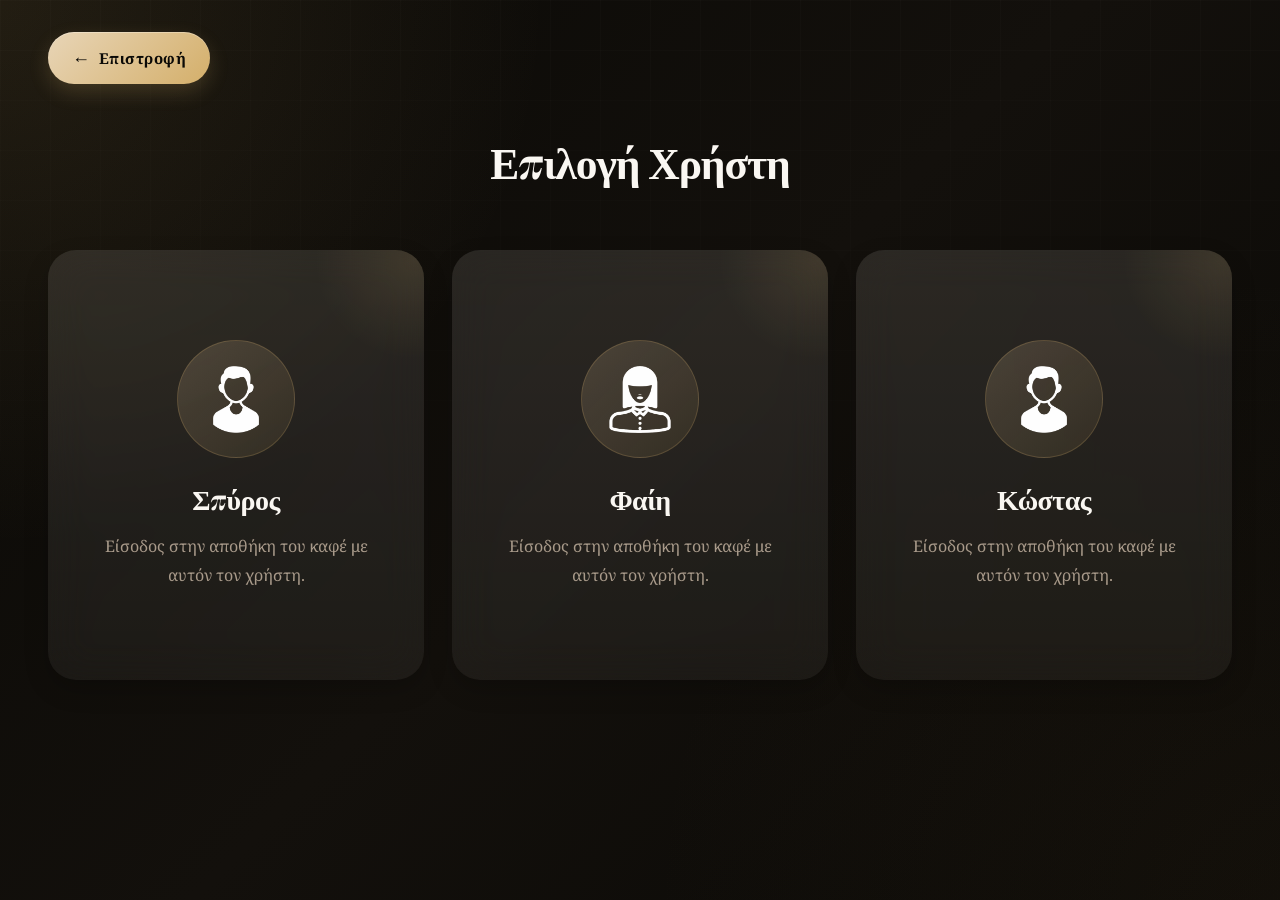
<file: templates/warehouse-out-cafe.html>
<!doctype html>
<html lang="el">
  <head>
    <meta charset="UTF-8" />
    <meta
      name="viewport"
      content="width=device-width, initial-scale=1.0, viewport-fit=cover"
    />
    <meta
      name="description"
      content="BarMGR cafe warehouse management (remove items)."
    />
    <meta name="theme-color" content="#0a0906" />
    <meta name="apple-mobile-web-app-capable" content="yes" />
    <meta
      name="apple-mobile-web-app-status-bar-style"
      content="black-translucent"
    />
    <title>Αποστολή από αποθήκη - Καφέ | BarMGR</title>

    <style>
      :root {
        color-scheme: dark;
        --page-padding: 28px;
        --floating-panel-height: 220px;
        --bg: #0a0906;
        --panel: rgba(255, 248, 238, 0.06);
        --panel-strong: rgba(255, 248, 238, 0.09);
        --panel-border: rgba(205, 180, 140, 0.12);
        --text: #faf7f2;
        --muted: #a89a8a;
        --gold: #d4af6a;
        --gold-soft: rgba(212, 175, 106, 0.12);
        --success: #8fe8ad;
        --danger: #ff8b8b;
        --shadow: 0 25px 50px rgba(0, 0, 0, 0.5);
        --shadow-sm: 0 10px 25px rgba(0, 0, 0, 0.2);
      }

      * {
        box-sizing: border-box;
      }

      html {
        scroll-behavior: smooth;
      }

      body {
        min-height: 100vh;
        margin: 0;
        font-family:
          Inter,
          system-ui,
          -apple-system,
          BlinkMacSystemFont,
          "Segoe UI",
          sans-serif;
        color: var(--text);
        background:
          radial-gradient(
            circle at top left,
            rgba(212, 175, 106, 0.12),
            transparent 35%
          ),
          radial-gradient(
            circle at bottom right,
            rgba(101, 75, 45, 0.1),
            transparent 40%
          ),
          linear-gradient(135deg, #0a0906 0%, #13100c 50%, #0a0906 100%);
        padding: var(--page-padding);
        padding-bottom: calc(
          var(--floating-panel-height) + env(safe-area-inset-bottom, 0px)
        );
        line-height: 1.6;
        letter-spacing: 0.2px;
      }

      .layout {
        width: min(1440px, 100%);
        margin: 0 auto;
        display: grid;
        gap: 18px;
      }

      .topbar {
        display: flex;
        justify-content: space-between;
        align-items: center;
        gap: 16px;
        flex-wrap: wrap;
      }

      .back-link {
        display: inline-flex;
        align-items: center;
        gap: 10px;
        padding: 13px 18px;
        border-radius: 999px;
        background: linear-gradient(135deg, #e8d5b7, #d4af6a);
        color: #0a0906;
        font-weight: 800;
        box-shadow:
          0 8px 20px rgba(212, 175, 106, 0.2),
          inset 0 1px 0 rgba(255, 255, 255, 0.3);
        text-decoration: none;
      }

      .back-link:hover {
        transform: translateY(-1px);
        filter: brightness(1.03);
      }

      .page-title {
        margin: 0;
        font-size: 2.2rem;
        font-weight: 700;
        line-height: 1.2;
      }

      .panel {
        border: 1px solid var(--panel-border);
        border-radius: 28px;
        background:
          linear-gradient(
            180deg,
            rgba(255, 248, 238, 0.08),
            rgba(255, 248, 238, 0.02)
          ),
          rgba(255, 255, 255, 0.032);
        box-shadow: var(--shadow-sm);
        backdrop-filter: blur(20px);
        padding: 24px;
      }

      .hero {
        display: grid;
        grid-template-columns: 1.3fr 0.7fr;
        gap: 18px;
      }

      .hero-main,
      .hero-side {
        display: grid;
        gap: 14px;
      }

      .eyebrow {
        margin: 0;
        text-transform: uppercase;
        letter-spacing: 0.18em;
        color: var(--muted);
        font-size: 0.78rem;
        font-weight: 700;
      }

      h1 {
        margin: 0;
        font-family: Georgia, "Times New Roman", serif;
        font-size: clamp(2rem, 4vw, 2.8rem);
        line-height: 1.1;
      }

      .lead,
      .muted {
        color: var(--muted);
        margin: 0;
      }

      .stats {
        display: grid;
        grid-template-columns: repeat(2, 1fr);
        gap: 12px;
      }

      .stat {
        padding: 16px;
        border-radius: 18px;
        background: rgba(255, 255, 255, 0.05);
        border: 1px solid rgba(255, 255, 255, 0.08);
      }

      .stat-label {
        display: block;
        color: var(--muted);
        margin-bottom: 8px;
        font-size: 0.88rem;
      }

      .stat-value {
        font-size: 1.6rem;
        font-weight: 900;
      }

      .controls {
        display: grid;
        grid-template-columns: 1fr;
        gap: 12px;
        align-items: end;
      }

      .field-group {
        display: grid;
        gap: 8px;
      }

      .field-group label {
        display: block;
        margin: 0;
        color: var(--muted);
        font-size: 0.88rem;
      }

      .field,
      .select,
      .number {
        width: 100%;
        border-radius: 16px;
        border: 1px solid rgba(255, 255, 255, 0.14);
        background: rgba(255, 255, 255, 0.05);
        color: var(--text);
        outline: none;
        font-size: 1rem;
        padding: 13px 14px;
      }

      .field:focus,
      .select:focus,
      .number:focus {
        border-color: rgba(212, 175, 106, 0.65);
        box-shadow: 0 0 0 4px rgba(212, 175, 106, 0.12);
      }

      .action-btn {
        padding: 13px 18px;
        border-radius: 16px;
        font-weight: 800;
        background: linear-gradient(135deg, #f0c58b, var(--gold));
        color: #1a1209;
        border: none;
        cursor: pointer;
        box-shadow: 0 8px 20px rgba(212, 175, 106, 0.16);
      }

      .action-btn.secondary {
        background: rgba(255, 255, 255, 0.08);
        color: var(--text);
        border: 1px solid rgba(255, 255, 255, 0.1);
        box-shadow: none;
      }

      .tabs {
        display: flex;
        flex-wrap: wrap;
        gap: 10px;
        margin: 0;
      }

      .tab-btn {
        padding: 10px 14px;
        border-radius: 999px;
        background: rgba(255, 255, 255, 0.05);
        color: var(--text);
        border: 1px solid rgba(255, 255, 255, 0.12);
        font-weight: 700;
        cursor: pointer;
        transition: all 0.18s ease;
      }

      .tab-btn:hover {
        transform: translateY(-1px);
      }

      .tab-btn.active {
        background: var(--gold-soft);
        border-color: rgba(212, 175, 106, 0.4);
        color: #f1c28b;
      }

      .status {
        min-height: 1.4em;
        margin: 0;
        font-weight: 600;
      }

      .status.success {
        color: var(--success);
      }
      .status.error {
        color: var(--danger);
      }

      .categories {
        display: grid;
        gap: 18px;
      }

      .category-header {
        display: flex;
        justify-content: space-between;
        align-items: center;
        gap: 12px;
        margin-bottom: 16px;
        flex-wrap: wrap;
      }

      .category-header h2 {
        margin: 0;
        font-family: Georgia, "Times New Roman", serif;
        font-size: 1.5rem;
      }

      .category-count {
        color: var(--muted);
        font-size: 0.95rem;
      }

      .items-grid {
        display: grid;
        grid-template-columns: repeat(auto-fit, minmax(260px, 1fr));
        gap: 14px;
      }

      .item-card {
        border: 1px solid rgba(255, 255, 255, 0.08);
        background: rgba(255, 255, 255, 0.05);
        border-radius: 22px;
        padding: 24px;
        display: grid;
        gap: 12px;
      }

      .item-top {
        display: flex;
        justify-content: space-between;
        gap: 12px;
        align-items: start;
      }

      .item-name {
        margin: 0;
        font-size: 1.04rem;
        font-weight: 700;
      }

      .item-meta {
        margin: 6px 0 0;
        color: var(--muted);
        font-size: 0.92rem;
      }

      .quantity-badge {
        flex: 0 0 auto;
        white-space: nowrap;
        padding: 8px 12px;
        border-radius: 999px;
        background: var(--gold-soft);
        color: #f1c28b;
        font-weight: 900;
        font-size: 0.9rem;
      }

      .adjust-form {
        display: grid;
        gap: 10px;
      }

      .adjust-control {
        display: grid;
        gap: 8px;
      }

      .adjust-form label {
        display: block;
        margin: 0;
        color: var(--muted);
        font-size: 0.84rem;
      }

      .adjust-form input {
        padding: 10px 12px;
        font-size: 0.95rem;
      }

      .adjust-note {
        margin: 0;
        color: var(--muted);
        font-size: 0.82rem;
      }

      .pending-chip {
        display: inline-flex;
        align-items: center;
        justify-content: center;
        width: fit-content;
        padding: 7px 11px;
        border-radius: 999px;
        background: rgba(255, 255, 255, 0.07);
        color: var(--muted);
        font-size: 0.82rem;
        font-weight: 700;
      }

      .item-card.pending {
        border-color: rgba(212, 175, 106, 0.38);
        box-shadow: 0 12px 24px rgba(0, 0, 0, 0.16);
      }

      .pending-panel {
        display: flex;
        justify-content: space-between;
        gap: 16px;
        align-items: center;
        flex-wrap: wrap;
        position: fixed;
        left: 50%;
        bottom: calc(env(safe-area-inset-bottom, 0px) + 12px);
        transform: translateX(-50%);
        width: min(1440px, calc(100vw - (var(--page-padding) * 2)));
        z-index: 35;
      }

      .pending-panel h2 {
        margin: 6px 0 8px;
        font-family: Georgia, "Times New Roman", serif;
        font-size: 1.35rem;
      }

      .pending-summary {
        display: grid;
        gap: 10px;
        justify-items: end;
        text-align: right;
      }

      .pending-summary strong {
        display: block;
        font-size: 1.15rem;
      }

      .review-actions {
        display: flex;
        gap: 10px;
        flex-wrap: wrap;
        justify-content: flex-end;
      }

      .review-list {
        display: grid;
        gap: 10px;
        margin: 18px 0;
        max-height: min(48vh, 440px);
        overflow: auto;
        padding-right: 4px;
      }

      .review-entry {
        display: flex;
        justify-content: space-between;
        gap: 12px;
        align-items: center;
        padding: 14px 16px;
        border-radius: 18px;
        border: 1px solid rgba(255, 255, 255, 0.08);
        background: rgba(255, 255, 255, 0.05);
      }

      .review-entry strong {
        display: block;
        margin-bottom: 3px;
      }

      .review-entry small {
        color: var(--muted);
      }

      .review-quantity {
        flex: 0 0 auto;
        white-space: nowrap;
        font-weight: 900;
        color: var(--gold);
      }

      .review-footer {
        display: flex;
        justify-content: space-between;
        align-items: center;
        gap: 16px;
        flex-wrap: wrap;
      }

      .review-total {
        color: var(--muted);
        font-weight: 700;
      }

      .modal-overlay {
        position: fixed;
        inset: 0;
        z-index: 40;
        display: flex;
        align-items: center;
        justify-content: center;
        padding: 20px;
        background: rgba(4, 3, 2, 0.72);
        backdrop-filter: blur(10px);
      }

      .modal-overlay[hidden] {
        display: none;
      }

      .modal-card {
        width: min(100%, 760px);
        max-height: min(90vh, 860px);
        overflow: auto;
        border-radius: 28px;
        border: 1px solid rgba(255, 255, 255, 0.12);
        background: linear-gradient(
          180deg,
          rgba(20, 16, 12, 0.98),
          rgba(10, 9, 6, 0.98)
        );
        box-shadow: var(--shadow);
        padding: 24px;
      }

      .modal-header {
        display: flex;
        justify-content: space-between;
        align-items: start;
        gap: 16px;
      }

      .modal-header h2 {
        margin: 6px 0 0;
        font-family: Georgia, "Times New Roman", serif;
        font-size: 1.55rem;
      }

      .icon-btn {
        border: 0;
        background: rgba(255, 255, 255, 0.08);
        color: var(--text);
        width: 40px;
        height: 40px;
        border-radius: 50%;
        font-size: 1.2rem;
        cursor: pointer;
      }

      .loading-overlay {
        position: fixed;
        inset: 0;
        z-index: 50;
        display: flex;
        align-items: center;
        justify-content: center;
        padding: 20px;
        background: rgba(4, 3, 2, 0.82);
        backdrop-filter: blur(10px);
      }

      .loading-overlay[hidden] {
        display: none;
      }

      .loading-card {
        width: min(100%, 460px);
        padding: 28px;
        border-radius: 24px;
        border: 1px solid rgba(255, 255, 255, 0.12);
        background: linear-gradient(
          180deg,
          rgba(20, 16, 12, 0.98),
          rgba(10, 9, 6, 0.98)
        );
        box-shadow: var(--shadow);
        text-align: center;
        display: grid;
        justify-items: center;
        gap: 14px;
      }

      .spinner {
        width: 52px;
        height: 52px;
        border-radius: 50%;
        border: 4px solid rgba(255, 255, 255, 0.12);
        border-top-color: var(--gold);
        animation: spin 0.9s linear infinite;
      }

      .loading-card h2 {
        margin: 0;
        font-family: Georgia, "Times New Roman", serif;
        font-size: 1.35rem;
      }

      .loading-card p {
        margin: 0;
        color: var(--muted);
      }

      .lock-overlay {
        position: fixed;
        inset: 0;
        z-index: 45;
        display: flex;
        align-items: center;
        justify-content: center;
        padding: 20px;
        background: rgba(4, 3, 2, 0.76);
        backdrop-filter: blur(10px);
      }

      .lock-overlay[hidden] {
        display: none;
      }

      .lock-card {
        width: min(100%, 520px);
        padding: 28px;
        border-radius: 24px;
        border: 1px solid rgba(255, 255, 255, 0.12);
        background: linear-gradient(
          180deg,
          rgba(20, 16, 12, 0.98),
          rgba(10, 9, 6, 0.98)
        );
        box-shadow: var(--shadow);
        text-align: center;
        display: grid;
        justify-items: center;
        gap: 14px;
      }

      .lock-badge {
        display: inline-flex;
        align-items: center;
        justify-content: center;
        padding: 8px 12px;
        border-radius: 999px;
        background: rgba(212, 175, 106, 0.14);
        color: #f1c28b;
        font-weight: 800;
        letter-spacing: 0.03em;
      }

      @keyframes spin {
        to {
          transform: rotate(360deg);
        }
      }

      .empty-state {
        padding: 24px;
        border-radius: 22px;
        border: 1px dashed rgba(255, 255, 255, 0.14);
        color: var(--muted);
        text-align: center;
        background: rgba(255, 255, 255, 0.04);
      }

      .user-badge {
        display: inline-flex;
        align-items: center;
        gap: 10px;
        padding: 12px 18px;
        border-radius: 999px;
        background: linear-gradient(135deg, #e8d5b7, #d4af6a);
        color: #0a0906;
        font-weight: 800;
        box-shadow:
          0 8px 20px rgba(212, 175, 106, 0.2),
          inset 0 1px 0 rgba(255, 255, 255, 0.3);
      }

      @media (max-width: 960px) {
        .hero {
          grid-template-columns: 1fr;
        }
        .controls {
          grid-template-columns: 1fr;
        }
      }

      @media (max-width: 640px) {
        :root {
          --page-padding: 16px;
        }
        body {
          padding: var(--page-padding);
          padding-bottom: calc(
            var(--floating-panel-height) + env(safe-area-inset-bottom, 0px)
          );
        }
        .panel {
          padding: 18px;
        }
        .adjust-form {
          grid-template-columns: 1fr;
        }
        .back-link {
          padding: 11px 14px;
          font-size: 0.9rem;
        }
        h1 {
          font-size: 1.6rem;
        }
        .pending-panel {
          position: fixed;
          left: 50%;
          bottom: calc(env(safe-area-inset-bottom, 0px) + 8px);
          transform: translateX(-50%);
          width: calc(100% - (var(--page-padding) * 2));
          padding: 10px 12px;
          border-radius: 12px;
          display: flex;
          align-items: center;
          justify-content: space-between;
          gap: 12px;
          box-shadow: 0 10px 24px rgba(0, 0, 0, 0.35);
          backdrop-filter: blur(6px);
          min-height: 56px;
          max-width: 100%;
          box-sizing: border-box;
        }
        .pending-panel > div:first-child {
          display: none;
        }
        .pending-panel .pending-summary {
          display: flex;
          flex-direction: column;
          align-items: flex-start;
          gap: 2px;
          justify-content: center;
          text-align: left;
          min-width: 0;
        }
        .pending-panel .pending-summary strong {
          font-size: 1rem;
          line-height: 1.05;
          white-space: normal;
          overflow: visible;
        }
        .pending-panel .pending-summary .muted {
          font-size: 0.92rem;
          color: var(--muted);
        }
        .pending-panel .action-btn {
          padding: 10px 14px;
          height: 40px;
          font-size: 0.98rem;
        }
        .pending-panel .pending-summary {
          flex: 1 1 auto;
        }
        .pending-panel .action-btn {
          flex: 0 0 auto;
          margin-left: auto;
          align-self: center;
        }
        @media (max-width: 360px) {
          .pending-panel .pending-summary .muted {
            display: none;
          }
          .pending-panel {
            padding-left: 8px;
            padding-right: 8px;
            min-height: 48px;
          }
        }
      }
    </style>
  </head>
  <body>
    <div class="layout">
      <div class="topbar">
        <a class="back-link" href="settings-cafe.html">← Επιστροφή</a>
        <h2 class="page-title">Αποθήκη Καφέ - Αφαίρεση</h2>
        <div class="user-badge" id="user-badge">Σύνδεση</div>
      </div>

      <section class="panel hero">
        <div class="hero-main">
          <p class="eyebrow">Καφέ · Αποθήκη</p>
          <h1>Αφαίρεση από αποθήκη για κατανάλωση</h1>
          <p class="lead">
            Διάλεξε προϊόντα και ποσότητες για να αφαιρεθούν από την αποθήκη
            (π.χ. για χρήση/κατανάλωση).
          </p>
          <p class="muted">
            Η διαδικασία και το UI είναι όμοια με την προσθήκη — θα δημιουργηθεί
            ένα commit στο repository.
          </p>
        </div>
        <div class="hero-side">
          <div class="stats">
            <div class="stat">
              <span class="stat-label">Κατηγορίες</span>
              <div class="stat-value" id="stat-categories">0</div>
            </div>
            <div class="stat">
              <span class="stat-label">Είδη</span>
              <div class="stat-value" id="stat-items">0</div>
            </div>
            <div class="stat">
              <span class="stat-label">Σύνολο τεμ.</span>
              <div class="stat-value" id="stat-quantity">0</div>
            </div>
          </div>
        </div>
      </section>

      <section class="panel controls">
        <div class="field-group">
          <label for="search">Αναζήτηση</label>
          <input
            id="search"
            class="field"
            type="search"
            placeholder="Αναζήτηση σε προϊόν..."
            autocomplete="off"
          />
        </div>
      </section>

      <section class="panel">
        <div class="tabs" id="tabs"></div>
        <p class="status" id="status" role="status" aria-live="polite"></p>
      </section>

      <section class="categories" id="categories" aria-live="polite"></section>

      <section class="panel pending-panel">
        <div>
          <p class="eyebrow">Έλεγχος αλλαγών</p>
          <h2>Προεπισκόπηση και αποστολή αφαιρέσεων</h2>
          <p class="muted">Συμπλήρωσε τις ποσότητες που θέλεις να αφαιρεθούν και έπειτα έλεγξε το σύνολο πριν σταλούν στο GitHub.</p>
        </div>
        <div class="pending-summary">
          <strong><span id="pending-items">0</span> είδη σε αναμονή</strong>
          <span class="muted" id="pending-total">0 τεμ. συνολικά</span>
          <button id="review-btn" class="action-btn" type="button" disabled>Προεπισκόπηση αλλαγών</button>
        </div>
      </section>
    </div>

    <div id="review-modal" class="modal-overlay" hidden>
      <div
        class="modal-card"
        role="dialog"
        aria-modal="true"
        aria-labelledby="review-title"
      >
        <div class="modal-header">
          <div>
            <p class="eyebrow">Προεπισκόπηση</p>
            <h2 id="review-title">Επιβεβαίωση αφαιρέσεων αποθήκης</h2>
          </div>
          <button
            id="review-close"
            class="icon-btn"
            type="button"
            aria-label="Κλείσιμο"
          >
            ×
          </button>
        </div>

        <div class="review-list" id="review-list"></div>

        <div class="review-footer">
          <div class="review-total" id="review-total">0 αλλαγές</div>
          <div class="review-actions">
            <button
              id="review-cancel"
              class="action-btn secondary"
              type="button"
            >
              Ακύρωση
            </button>
            <button id="review-confirm" class="action-btn" type="button">
              Επιβεβαίωση και αποστολή
            </button>
          </div>
        </div>
      </div>
    </div>

    <div id="loading-overlay" class="loading-overlay" hidden>
      <div class="loading-card" aria-live="polite">
        <div class="spinner" aria-hidden="true"></div>
        <h2>Αποστολή αλλαγών στο GitHub</h2>
        <p id="loading-text">
          Παρακαλώ περίμενε μέχρι να ολοκληρωθεί η ενημέρωση.
        </p>
      </div>
    </div>

    <div id="lock-overlay" class="lock-overlay" hidden>
      <div class="lock-card" aria-live="polite">
        <div class="lock-badge">Warehouse locked</div>
        <h2>Η αποθήκη είναι προσωρινά κλειδωμένη</h2>
        <p id="lock-text">
          Οι αλλαγές στάλθηκαν στο GitHub, αλλά περιμένουμε να δημοσιευτεί το
          νέο commit πριν γίνει ανανέωση.
        </p>
      </div>
    </div>

    <script>
      // Same GitHub config and file paths as warehouse-cafe
      const GITHUB_OWNER = "yrotsoukali";
      const GITHUB_REPO = "BarMGR";
      const GITHUB_BRANCH = "main";
      const GITHUB_TOKEN =
        "github_pat_" +
        "11BZ5OLWY0Y" +
        "fgz3JfPzWnk_F" +
        "Kqf1Zqlzh" +
        "L6" +
        "OHXHjwM014b" +
        "dGovUppN5rqf" +
        "p9PkIIxr" +
        "JQKEWPSB0Y" +
        "HttT8I";
      const WAREHOUSE_FILE_PATH = "data/warehouse-cafe.json";
      const HISTORY_FILE_PATH = "data/history.json";
      const LOCK_STORAGE_KEY = "bar_mgr_warehouse_cafe_lock";
      const SELECTED_USER_KEY = "barMGR.cafe.selectedUser";

      const state = {
        inventory: {},
        categories: [],
        search: "",
        activeCategory: "all",
        sha: "",
        historySha: "",
        pendingAdjustments: {},
        reviewOpen: false,
        saving: false,
        publishPending: false,
      };

      const els = {
        search: document.getElementById("search"),
        tabs: document.getElementById("tabs"),
        categories: document.getElementById("categories"),
        status: document.getElementById("status"),
        statCategories: document.getElementById("stat-categories"),
        statItems: document.getElementById("stat-items"),
        statQuantity: document.getElementById("stat-quantity"),
        pendingItems: document.getElementById("pending-items"),
        pendingTotal: document.getElementById("pending-total"),
        reviewBtn: document.getElementById("review-btn"),
        reviewModal: document.getElementById("review-modal"),
        reviewList: document.getElementById("review-list"),
        reviewTotal: document.getElementById("review-total"),
        reviewClose: document.getElementById("review-close"),
        reviewCancel: document.getElementById("review-cancel"),
        reviewConfirm: document.getElementById("review-confirm"),
        loadingOverlay: document.getElementById("loading-overlay"),
        loadingText: document.getElementById("loading-text"),
        lockOverlay: document.getElementById("lock-overlay"),
        lockText: document.getElementById("lock-text"),
        userBadge: document.getElementById("user-badge"),
      };

      // display selected user from previous page; if none found, require selection
      try {
        const user = localStorage.getItem(SELECTED_USER_KEY);
        if (!user) {
          // redirect to user selection so the user picks a name first
          window.location.href = "users-cafe.html";
        } else {
          els.userBadge.textContent = `Σύνδεση: ${user}`;
        }
      } catch (e) {
        /* ignore */
      }

      function escapeHtml(value) {
        return String(value)
          .replaceAll("&", "&amp;")
          .replaceAll("<", "&lt;")
          .replaceAll(">", "&gt;")
          .replaceAll('\"', "&quot;")
          .replaceAll("'", "&#39;");
      }

      function normalize(value) {
        return String(value || "").toLowerCase();
      }

      function setStatus(text, type = "") {
        els.status.textContent = text;
        els.status.className = type ? `status ${type}` : "status";
      }

      function makeAdjustmentKey(category, item) {
        return `${category}|||${item}`;
      }

      function escapeSelectorValue(value) {
        const text = String(value);
        if (window.CSS && typeof CSS.escape === "function")
          return CSS.escape(text);
        return text.replace(/([\"\\])/g, "\\$1");
      }

      function getPendingQuantity(category, item) {
        return Number(
          state.pendingAdjustments[makeAdjustmentKey(category, item)] || 0,
        );
      }

      function collectPendingAdjustments() {
        return Object.entries(state.pendingAdjustments)
          .map(([key, quantity]) => {
            const [category, item] = key.split("|||");
            return { key, category, item, quantity: Number(quantity || 0) };
          })
          .filter(
            (entry) => Number.isInteger(entry.quantity) && entry.quantity > 0,
          )
          .sort(
            (a, b) =>
              a.category.localeCompare(b.category) ||
              a.item.localeCompare(b.item),
          );
      }

      function updatePendingSummary() {
        const changes = collectPendingAdjustments();
        const totalQuantity = changes.reduce((s, e) => s + e.quantity, 0);
        if (els.pendingItems)
          els.pendingItems.textContent = String(changes.length);
        if (els.pendingTotal)
          els.pendingTotal.textContent = `${totalQuantity} τεμ. συνολικά`;
        if (els.reviewBtn)
          els.reviewBtn.disabled =
            state.saving || state.publishPending || changes.length === 0;
        syncFloatingPendingPanelOffset();
      }

      function syncFloatingPendingPanelOffset() {
        const panel = document.querySelector(".pending-panel");
        if (!panel) return;
        const height = Math.ceil(panel.getBoundingClientRect().height);
        document.documentElement.style.setProperty(
          "--floating-panel-height",
          `${height + 24}px`,
        );
      }

      function updatePendingChip(category, item, quantity) {
        const selector = `.item-card[data-category="${escapeSelectorValue(category)}"][data-item="${escapeSelectorValue(item)}"]`;
        const card = els.categories.querySelector(selector);
        if (!card) return;
        card.classList.toggle("pending", quantity > 0);
        const chip = card.querySelector(".pending-chip");
        if (chip)
          chip.textContent =
            quantity > 0 ? `Σε αναμονή: -${quantity}` : "Χωρίς αλλαγές";
      }

      // Accept input element so we can clamp and show inline note
      function syncPendingAdjustment(el) {
        if (state.saving || state.publishPending) return;
        const category = el.dataset.category;
        const item = el.dataset.item;
        const rawValue = el.value === "" ? "" : el.value.trim();
        const key = makeAdjustmentKey(category, item);

        if (rawValue !== "" && !/^-?\d+$/.test(rawValue)) {
          return; // ignore non-integer
        }

        // find available quantity
        const current = Number(
          state.inventory?.[category]?.find((it) => it.name === item)
            ?.quantity || 0,
        );
        let quantity = rawValue === "" ? 0 : Number(rawValue);

        if (quantity < 0) {
          quantity = 0;
          el.value = "";
        }

        if (quantity > current) {
          // clamp to available and show note
          quantity = current;
          el.value = String(current);
          const note = el.parentElement.querySelector(".adjust-note");
          if (note) note.textContent = `Μέγιστο διαθέσιμο: ${current} τεμ.`;
        } else {
          const note = el.parentElement.querySelector(".adjust-note");
          if (note)
            note.textContent = "Άφησέ το κενό αν δεν θέλεις να γίνει αλλαγή.";
        }

        if (quantity > 0) state.pendingAdjustments[key] = quantity;
        else delete state.pendingAdjustments[key];

        updatePendingChip(category, item, quantity);
        updatePendingSummary();
      }

      function clearPendingAdjustments() {
        state.pendingAdjustments = {};
        renderCategories();
        updatePendingSummary();
      }

      function setReviewModalOpen(open) {
        if (state.saving || state.publishPending) return;
        state.reviewOpen = open;
        if (els.reviewModal) els.reviewModal.hidden = !open;
        document.body.style.overflow = open ? "hidden" : "";
      }

      function setLoadingState(isLoading, text = "") {
        state.saving = isLoading;
        if (els.loadingOverlay) els.loadingOverlay.hidden = !isLoading;
        if (text && els.loadingText) els.loadingText.textContent = text;
        updatePendingSummary();
      }

      function setLockNoticeOpen(open, text = "") {
        state.publishPending = open;
        if (els.lockOverlay) els.lockOverlay.hidden = !open;
        if (text && els.lockText) els.lockText.textContent = text;
        updatePendingSummary();
      }

      function apiHeaders(extra = {}) {
        return {
          Accept: "application/vnd.github+json",
          "X-GitHub-Api-Version": "2022-11-28",
          Authorization: `Bearer ${GITHUB_TOKEN}`,
          ...extra,
        };
      }

      function decodeContent(content) {
        const binary = atob(String(content || "").replace(/\s+/g, ""));
        const bytes = Uint8Array.from(binary, (character) => character.charCodeAt(0));
        return JSON.parse(new TextDecoder("utf-8").decode(bytes));
      }
      function encodeContent(payload) {
        return btoa(
          unescape(encodeURIComponent(JSON.stringify(payload, null, 2))),
        );
      }

      function createHistoryBatchId() {
        if (window.crypto && typeof crypto.randomUUID === "function")
          return crypto.randomUUID();
        return `history-${Date.now()}-${Math.random().toString(16).slice(2)}`;
      }

      function normalizeHistoryEntry(entry) {
        const normalized = { ...entry };
        const shop = String(normalized.shop || "").toLowerCase();
        if (shop === "bar" || shop === "cafe") {
          normalized.location = shop;
        }
        delete normalized.shop;
        delete normalized.storage_location;
        return normalized;
      }

      function historyEntryKey(entry) {
        return JSON.stringify(entry, Object.keys(entry).sort());
      }

      function describeGithubError(response, data) {
        const message =
          data && data.message
            ? String(data.message)
            : `GitHub API error (${response.status})`;
        if (response.status === 401)
          return "Invalid GitHub token. Check the token value and repository access.";
        if (response.status === 403) {
          if (message.toLowerCase().includes("rate limit"))
            return "GitHub rate limit reached. Try again later.";
          return "GitHub token does not have enough permissions for this repository.";
        }
        if (response.status === 404)
          return "GitHub repository or file not found. Check owner, repo, branch, and file path.";
        if (response.status === 409)
          return "GitHub conflict detected. The file changed while saving. Retrying may fix it.";
        if (response.status === 422)
          return message.includes("sha")
            ? "GitHub SHA mismatch. The file was updated by someone else."
            : message;
        return message;
      }

      async function githubRequest(path, options = {}) {
        const response = await fetch(`https://api.github.com${path}`, {
          ...options,
          headers: apiHeaders(options.headers || {}),
        });
        const text = await response.text();
        const data = text ? JSON.parse(text) : {};
        if (!response.ok) throw new Error(describeGithubError(response, data));
        return data;
      }

      async function loadFile(repoPath) {
        const data = await githubRequest(
          `/repos/${GITHUB_OWNER}/${GITHUB_REPO}/contents/${repoPath}?ref=${encodeURIComponent(GITHUB_BRANCH)}`,
        );
        if (!data.content)
          throw new Error("GitHub returned an empty file payload.");
        return { json: decodeContent(data.content), sha: data.sha };
      }

      async function saveFile(repoPath, payload, message, sha) {
        return githubRequest(
          `/repos/${GITHUB_OWNER}/${GITHUB_REPO}/contents/${repoPath}`,
          {
            method: "PUT",
            body: JSON.stringify({
              message,
              content: encodeContent(payload),
              sha,
              branch: GITHUB_BRANCH,
            }),
          },
        );
      }

      function computeStats() {
        const categories = Object.entries(state.inventory);
        const items = categories.flatMap(([, list]) => list);
        const totalQuantity = items.reduce(
          (sum, item) => sum + Number(item.quantity || 0),
          0,
        );
        els.statCategories.textContent = String(categories.length);
        els.statItems.textContent = String(items.length);
        els.statQuantity.textContent = String(totalQuantity);
      }

      function matchesSearch(category, item) {
        if (!state.search) return true;
        return normalize(`${category} ${item.name} ${item.quantity}`).includes(
          state.search,
        );
      }

      function renderTabs() {
        const buttons = [
          `<button type="button" class="tab-btn ${state.activeCategory === "all" ? "active" : ""}" data-category="all">Όλα</button>`,
          ...state.categories.map((category) => {
            const count = (state.inventory[category] || []).filter((item) =>
              matchesSearch(category, item),
            ).length;
            return `<button type="button" class="tab-btn ${state.activeCategory === category ? "active" : ""}" data-category="${escapeHtml(category)}">${escapeHtml(category)} (${count})</button>`;
          }),
        ];
        els.tabs.innerHTML = buttons.join("");
        els.tabs.querySelectorAll("[data-category]").forEach((button) => {
          button.addEventListener("click", () => {
            state.activeCategory = button.dataset.category;
            renderTabs();
            renderCategories();
          });
        });
      }

      function renderItem(category, item) {
        const pendingQuantity = getPendingQuantity(category, item.name);
        const pendingLabel =
          pendingQuantity > 0
            ? `Σε αναμονή: -${pendingQuantity}`
            : "Χωρίς αλλαγές";
        const fieldId = `adjust-${encodeURIComponent(makeAdjustmentKey(category, item.name))}`;
        const available = Number(item.quantity || 0);
        return `
				<article class="item-card ${pendingQuantity > 0 ? "pending" : ""}" data-category="${escapeHtml(category)}" data-item="${escapeHtml(item.name)}">
					<div class="item-top">
						<div>
							<h3 class="item-name">${escapeHtml(item.name)}</h3>
							<p class="item-meta">Κατηγορία: ${escapeHtml(category)}</p>
						</div>
						<div class="quantity-badge">${available} τεμ.</div>
					</div>

					<div class="adjust-form">
						<div class="adjust-control">
							<label for="${fieldId}">Ποσότητα για αφαίρεση</label>
							<input
								id="${fieldId}"
								class="number adjustment-input"
								name="quantity"
								type="number"
								min="0"
								step="1"
								inputmode="numeric"
								placeholder="0"
								value="${pendingQuantity > 0 ? pendingQuantity : ""}"
								data-category="${escapeHtml(category)}"
								data-item="${escapeHtml(item.name)}"
								max="${available}"
							/>
							<p class="adjust-note">Άφησέ το κενό αν δεν θέλεις να γίνει αλλαγή.</p>
						</div>
						<div class="pending-chip">${pendingLabel}</div>
					</div>
				</article>
			`;
      }

      function renderCategories() {
        const visibleCategories = state.categories.filter((category) => {
          if (
            state.activeCategory !== "all" &&
            state.activeCategory !== category
          )
            return false;
          return (state.inventory[category] || []).some((item) =>
            matchesSearch(category, item),
          );
        });
        if (!visibleCategories.length) {
          els.categories.innerHTML =
            '<div class="panel empty-state">Δεν βρέθηκαν προϊόντα με τα τρέχοντα φίλτρα.</div>';
          return;
        }
        els.categories.innerHTML = visibleCategories
          .map((category) => {
            const items = (state.inventory[category] || []).filter((item) =>
              matchesSearch(category, item),
            );
            return `
					<section class="panel category">
						<div class="category-header">
							<h2>${escapeHtml(category)}</h2>
							<div class="category-count">${items.length} είδη</div>
						</div>
						<div class="items-grid">
							${items.map((item) => renderItem(category, item)).join("")}
						</div>
					</section>
				`;
          })
          .join("");
        els.categories
          .querySelectorAll(".adjustment-input")
          .forEach((input) => {
            input.addEventListener("input", (event) => {
              syncPendingAdjustment(event.currentTarget);
            });
          });
        updatePendingSummary();
      }

      function renderAll() {
        computeStats();
        renderTabs();
        renderCategories();
      }

      function ensureTokenConfigured() {
        if (
          !GITHUB_TOKEN ||
          GITHUB_TOKEN.includes("PASTE_YOUR_FINE_GRAINED_TOKEN_HERE")
        )
          throw new Error(
            "GitHub token is missing. Put a fine-grained token into GITHUB_TOKEN in the frontend code.",
          );
      }

      async function loadInventory() {
        ensureTokenConfigured();
        const data = await loadFile(WAREHOUSE_FILE_PATH);
        state.inventory = data.json || {};
        state.sha = data.sha;
        state.categories = Object.keys(state.inventory).sort();
      }

      async function refresh(message = "Η αποθήκη ανανεώθηκε.") {
        setStatus("Φόρτωση δεδομένων από GitHub...", "");
        try {
          await loadInventory();
          renderAll();
          setStatus(message, "success");
        } catch (error) {
          setStatus(error.message, "error");
        }
      }

      async function appendHistoryEntries(entries) {
        if (!entries.length) return true;

        for (let attempt = 1; attempt <= 3; attempt++) {
          try {
            const existing = await loadFile(HISTORY_FILE_PATH);
            const history = Array.isArray(existing.json)
              ? existing.json.map(normalizeHistoryEntry)
              : [];
            const seen = new Set(history.map(historyEntryKey));
            const now = new Date();
            const iso = now.toISOString();
            const date = now.toISOString().slice(0, 10);
            const time = now.toTimeString().split(" ")[0];

            entries.forEach((entry) => {
              const normalized = {
                timestamp: iso,
                date,
                time,
                location: String(entry.shop || "cafe").toLowerCase(),
                action: entry.action || "remove",
                user: entry.user || entry.by || "Web",
                category: entry.category,
                item: entry.item,
                quantity: entry.quantity,
                old_quantity: entry.old_quantity,
                new_quantity: entry.new_quantity,
                history_id:
                  entry.history_id ||
                  entry.batch_id ||
                  `${iso}-${entry.category || ""}-${entry.item || ""}-${entry.quantity || ""}`,
                batch_id: entry.batch_id,
                note: entry.note,
              };
              const key = historyEntryKey(normalized);
              if (seen.has(key)) return;
              seen.add(key);
              history.push(normalized);
            });

            const result = await saveFile(
              HISTORY_FILE_PATH,
              history,
              "Update BarMGR history",
              existing.sha,
            );
            state.historySha = result?.content?.sha || existing.sha;
            return true;
          } catch (error) {
            if (/sha mismatch|conflict|changed while saving/i.test(error.message) && attempt < 3) {
              await new Promise((r) => setTimeout(r, 500 * attempt));
              continue;
            }
            console.warn("History update skipped:", error.message);
            return false;
          }
        }
        return false;
      }

      function queueHistoryEntries(entries) {
        try {
          const key = 'bar_mgr_history_queue';
          const raw = localStorage.getItem(key);
          const queue = raw ? JSON.parse(raw) : [];
          queue.push(...entries.map(e => ({...e}))); // shallow copy
          localStorage.setItem(key, JSON.stringify(queue));
        } catch (e) {
          console.warn('Failed to queue history entries', e);
        }
      }

      async function flushQueuedHistoryEntries() {
        try {
          const key = 'bar_mgr_history_queue';
          const raw = localStorage.getItem(key);
          if (!raw) return;
          const queue = Array.isArray(JSON.parse(raw)) ? JSON.parse(raw) : [];
          if (!queue.length) return;
          const success = await appendHistoryEntries(queue);
          if (success) {
            localStorage.removeItem(key);
          }
        } catch (e) {
          // leave queue for later
        }
      }

      async function commitInventoryAdjustments(changes) {
        ensureTokenConfigured();
        if (!changes.length)
          throw new Error("Δεν υπάρχουν αλλαγές για αποθήκευση.");
        for (let attempt = 1; attempt <= 3; attempt++) {
          const latest = await loadFile(WAREHOUSE_FILE_PATH);
          const inventory = latest.json || {};
          const historyEntries = [];
          const historyBatchId = createHistoryBatchId();
          for (const change of changes) {
            const items = inventory[change.category];
            if (!Array.isArray(items))
              throw new Error(
                `Category not found in GitHub inventory file: ${change.category}`,
              );
            const target = items.find((entry) => entry.name === change.item);
            if (!target)
              throw new Error(
                `Item not found in GitHub inventory file: ${change.item}`,
              );
            const oldQuantity = Number(target.quantity || 0);
            const newQuantity = oldQuantity - change.quantity;
            if (newQuantity < 0)
              throw new Error("Quantity cannot be lower than zero.");
            target.quantity = newQuantity;
            const user = (function () {
              try {
                return localStorage.getItem(SELECTED_USER_KEY) || "Web";
              } catch (e) {
                return "Web";
              }
            })();
            historyEntries.push({
              history_id: `${historyBatchId}:${historyEntries.length}`,
              batch_id: historyBatchId,
              location: "cafe",
              action: "remove",
              user,
              category: change.category,
              item: change.item,
              quantity: change.quantity,
              old_quantity: oldQuantity,
              new_quantity: newQuantity,
            });
          }
          try {
            const result = await saveFile(
              WAREHOUSE_FILE_PATH,
              inventory,
              `Update warehouse (remove): ${changes.length} item(s)`,
              latest.sha,
            );
            const publishedSha = result?.content?.sha || latest.sha;
            state.inventory = inventory;
            state.sha = publishedSha;
            state.categories = Object.keys(state.inventory).sort();
            const historySaved = await appendHistoryEntries(historyEntries);
            if (!historySaved) {
              // queue entries locally for retry later
              try {
                queueHistoryEntries(historyEntries);
                console.warn('History entries queued locally due to save failure.');
                setStatus('Οι αλλαγές αποθηκεύτηκαν, αλλά το ιστορικό θα οριστικοποιηθεί αργότερα.', 'error');
              } catch (e) {
                console.warn('Failed to queue history entries', e);
              }
            }
            return { changes: historyEntries, sha: publishedSha };
          } catch (error) {
            if (
              /sha mismatch|conflict|changed while saving/i.test(
                error.message,
              ) &&
              attempt < 3
            )
              continue;
            throw error;
          }
        }
        throw new Error("Unable to save due to repeated GitHub conflicts.");
      }

      function renderReviewList() {
        const changes = collectPendingAdjustments();
        const totalQuantity = changes.reduce((s, e) => s + e.quantity, 0);
        if (els.reviewTotal)
          els.reviewTotal.textContent = `${changes.length} αλλαγές · ${totalQuantity} τεμ.`;
        if (!changes.length) {
          els.reviewList.innerHTML =
            '<div class="empty-state">Δεν υπάρχουν αλλαγές για έλεγχο.</div>';
          return;
        }
        els.reviewList.innerHTML = changes
          .map((change) => {
            const current = Number(
              state.inventory?.[change.category]?.find(
                (entry) => entry.name === change.item,
              )?.quantity || 0,
            );
            const next = current - change.quantity;
            return `
					<article class="review-entry">
						<div>
							<strong>${escapeHtml(change.item)}</strong>
							<small>${escapeHtml(change.category)} · ${current} → ${next}</small>
						</div>
						<div class="review-quantity">-${change.quantity}</div>
					</article>
				`;
          })
          .join("");
      }

      function openReviewModal() {
        const changes = collectPendingAdjustments();
        if (!changes.length) {
          setStatus(
            "Συμπλήρωσε τουλάχιστον μία ποσότητα πριν την προεπισκόπηση.",
            "error",
          );
          return;
        }
        renderReviewList();
        setReviewModalOpen(true);
      }

      function closeReviewModal() {
        setReviewModalOpen(false);
      }

      async function confirmPendingAdjustments() {
        const changes = collectPendingAdjustments();
        if (!changes.length) {
          setStatus("Δεν υπάρχουν αλλαγές για αποθήκευση.", "error");
          closeReviewModal();
          return;
        }
        closeReviewModal();
        setWarehouseLocked(true);
        persistLockRecord({
          locked: true,
          sha: "",
          message:
            "Οι αλλαγές στάλθηκαν στο GitHub και η αποθήκη παραμένει κλειδωμένη μέχρι να δημοσιευτεί το νέο commit.",
          createdAt: new Date().toISOString(),
        });
        setLoadingState(true, "Αποθήκευση στο GitHub...");
        setStatus("Αποστολή αλλαγών στο GitHub...", "");
        try {
          const result = await commitInventoryAdjustments(changes);
          setLoadingState(false, "");
          persistLockRecord({
            locked: true,
            sha: result.sha,
            message:
              "Οι αλλαγές στάλθηκαν στο GitHub και η αποθήκη παραμένει κλειδωμένη μέχρι να δημοσιευτεί το νέο commit.",
            createdAt: new Date().toISOString(),
          });
          setLockNoticeOpen(
            true,
            "Οι αλλαγές στάλθηκαν στο GitHub και η αποθήκη παραμένει κλειδωμένη μέχρι να δημοσιευτεί το νέο commit.",
          );
          setStatus(
            "Οι αλλαγές στάλθηκαν. Η αποθήκη είναι κλειδωμένη μέχρι να δημοσιευτεί το commit.",
            "success",
          );
          const published = await waitForPublishedWarehouseSha(result.sha);
          if (!published) {
            setLockNoticeOpen(
              true,
              "Οι αλλαγές στάλθηκαν στο GitHub, αλλά περιμένουμε ακόμη να δημοσιευτεί το νέο commit.",
            );
            setStatus(
              "Η αποθήκη παραμένει κλειδωμένη μέχρι να δημοσιευτεί το commit. Αν ανανεώσεις τη σελίδα, θα μείνει κλειδωμένη.",
              "error",
            );
            return;
          }
          clearPersistedLock();
          setLockNoticeOpen(false);
          clearPendingAdjustments();
          setStatus(
            "Οι αλλαγές αποθηκεύτηκαν και δημοσιεύτηκαν. Η σελίδα θα ανανεωθεί.",
            "success",
          );
          try {
            localStorage.setItem(
              "bar_mgr_inventory_updated",
              String(Date.now()),
            );
          } catch (e) {}
          window.location.reload();
        } catch (error) {
          setLoadingState(false, "");
          const persistedLock = readPersistedLock();
          if (persistedLock) {
            setWarehouseLocked(true);
            setLockNoticeOpen(
              true,
              persistedLock.message ||
                "Η αποθήκη παραμένει κλειδωμένη μέχρι να δημοσιευτεί το νέο commit.",
            );
          } else {
            setLockNoticeOpen(false);
            setWarehouseLocked(false);
          }
          setStatus(error.message, "error");
        }
      }

      // --- lock helpers (copied from warehouse-cafe) ---
      function readPersistedLock() {
        try {
          const raw = localStorage.getItem(LOCK_STORAGE_KEY);
          if (!raw) return null;
          const parsed = JSON.parse(raw);
          if (!parsed || !parsed.locked || !parsed.sha) return null;
          return parsed;
        } catch (e) {
          return null;
        }
      }
      function persistLockRecord(r) {
        try {
          localStorage.setItem(LOCK_STORAGE_KEY, JSON.stringify(r));
        } catch (e) {}
      }
      function clearPersistedLock() {
        try {
          localStorage.removeItem(LOCK_STORAGE_KEY);
        } catch (e) {}
      }

      function setWarehouseLocked(locked) {
        state.saving = locked;
        state.publishPending = locked;
        if (els.search) els.search.disabled = locked;
        if (els.reviewBtn)
          els.reviewBtn.disabled =
            locked || collectPendingAdjustments().length === 0;
        if (els.tabs)
          els.tabs
            .querySelectorAll("button")
            .forEach((b) => (b.disabled = locked));
        if (els.categories)
          els.categories
            .querySelectorAll(".adjustment-input")
            .forEach((i) => (i.disabled = locked));
        updatePendingSummary();
      }

      async function resumePersistedWarehouseLock(lockRecord) {
        if (!lockRecord || !lockRecord.locked || !lockRecord.sha) return;
        setWarehouseLocked(true);
        setLockNoticeOpen(
          true,
          lockRecord.message ||
            "Η αποθήκη παραμένει κλειδωμένη μέχρι να δημοσιευτεί το νέο commit.",
        );
        setStatus(
          "Η αποθήκη είναι κλειδωμένη μέχρι να δημοσιευτεί το νέο commit.",
          "success",
        );
        const published = await waitForPublishedWarehouseSha(lockRecord.sha);
        if (!published) {
          setStatus(
            "Η αποθήκη παραμένει κλειδωμένη, αλλά το GitHub δεν έχει δημοσιεύσει ακόμα το commit.",
            "error",
          );
          return;
        }
        clearPersistedLock();
        setLockNoticeOpen(false);
        setWarehouseLocked(false);
        setStatus(
          "Το GitHub δημοσίευσε το commit. Η αποθήκη ξεκλείδωσε.",
          "success",
        );
        window.location.reload();
      }

      function waitForPublishedWarehouseSha(
        expectedSha,
        timeoutMs = 90000,
        intervalMs = 2500,
      ) {
        const startedAt = Date.now();
        return (async function poll() {
          while (Date.now() - startedAt < timeoutMs) {
            const latest = await loadFile(WAREHOUSE_FILE_PATH);
            if (latest.sha === expectedSha) {
              state.inventory = latest.json || {};
              state.sha = latest.sha;
              state.categories = Object.keys(state.inventory).sort();
              return true;
            }
            await new Promise((r) => setTimeout(r, intervalMs));
          }
          return false;
        })();
      }

      // --- UI wiring ---
      els.search.addEventListener("input", () => {
        state.search = normalize(els.search.value.trim());
        renderTabs();
        renderCategories();
      });
      if (els.reviewBtn)
        els.reviewBtn.addEventListener("click", openReviewModal);
      if (els.reviewClose)
        els.reviewClose.addEventListener("click", closeReviewModal);
      if (els.reviewCancel)
        els.reviewCancel.addEventListener("click", closeReviewModal);
      if (els.reviewConfirm)
        els.reviewConfirm.addEventListener("click", confirmPendingAdjustments);
      if (els.reviewModal)
        els.reviewModal.addEventListener("click", (e) => {
          if (e.target === els.reviewModal) closeReviewModal();
        });
      window.addEventListener("keydown", (e) => {
        if (e.key === "Escape" && state.reviewOpen) closeReviewModal();
      });
      window.addEventListener("resize", syncFloatingPendingPanelOffset);

      window.addEventListener("storage", (e) => {
        if (e.key === "bar_mgr_inventory_updated")
          refresh("Αποθήκη ενημερώθηκε.");
      });

      setInterval(async () => {
        try {
          if (state.publishPending) return;
          const data = await loadFile(WAREHOUSE_FILE_PATH);
          if (data.sha && data.sha !== state.sha) {
            state.inventory = data.json || {};
            state.sha = data.sha;
            state.categories = Object.keys(state.inventory).sort();
            renderAll();
            setStatus("Αποθήκη ενημερώθηκε (εξωτερική αλλαγή).", "success");
          }
        } catch (e) {}
      }, 30000);

      (async () => {
        await refresh("Αποθήκη έτοιμη.");
        const persistedLock = readPersistedLock();
        if (persistedLock) await resumePersistedWarehouseLock(persistedLock);
        // Try to flush any queued history entries from previous failed attempts
        try { await flushQueuedHistoryEntries(); } catch (e) { /* ignore */ }
      })();
    </script>
  </body>
</html>
</file>
<file: static/index.css>
@import url('https://fonts.googleapis.com/css2?family=Playfair+Display:wght@600;700;800&family=Noto+Serif:wght@400;500;600&family=Noto+Sans:wght@300;400;500;600;700&display=swap&subset=greek,latin');

:root {
  --bg: #0a0906;
  --bg-soft: #14110d;
  --card: rgba(255, 248, 238, 0.06);
  --card-border: rgba(205, 180, 140, 0.12);
  --text: #faf7f2;
  --muted: #a89a8a;
  --gold: #d4af6a;
  --gold-soft: #e8c9a0;
  --sand: #e5d7c3;
  --dark: #050403;
  --danger: #c17055;
  --accent: #f4e4d1;
  --shadow: 0 25px 50px rgba(0, 0, 0, 0.5);
  --shadow-sm: 0 10px 25px rgba(0, 0, 0, 0.2);
}

* {
  box-sizing: border-box;
  margin: 0;
  padding: 0;
}

body {
  min-height: 100vh;
  font-family: "Noto Serif", "Iowan Old Style", Georgia, serif;
  color: var(--text);
  background:
    radial-gradient(circle at top left, rgba(212, 175, 106, 0.12), transparent 35%),
    radial-gradient(circle at bottom right, rgba(101, 75, 45, 0.1), transparent 40%),
    linear-gradient(135deg, #0a0906 0%, #13100c 50%, #0a0906 100%);
  padding: 32px 48px;
  line-height: 1.6;
  letter-spacing: 0.3px;
}

body::before {
  content: "";
  position: fixed;
  inset: 0;
  pointer-events: none;
  background-image:
    linear-gradient(rgba(255, 255, 255, 0.015) 1px, transparent 1px),
    linear-gradient(90deg, rgba(255, 255, 255, 0.015) 1px, transparent 1px);
  background-size: 50px 50px;
  mask-image: linear-gradient(to bottom, black, transparent 80%);
  z-index: 0;
}

.page-utility {
  width: 100%;
  max-width: 1420px;
  margin: 0 auto;
  display: flex;
  justify-content: flex-end;
  position: relative;
  z-index: 10;
}

.admin-btn {
  display: inline-flex;
  align-items: center;
  justify-content: center;
  color: #0a0906;
  text-decoration: none;
  font-weight: 700;
  font-size: 15px;
  padding: 14px 24px;
  border-radius: 999px;
  background: linear-gradient(135deg, #e8d5b7, #d4af6a);
  box-shadow: 0 8px 20px rgba(212, 175, 106, 0.2), inset 0 1px 0 rgba(255, 255, 255, 0.3);
  transition: all 0.3s cubic-bezier(0.23, 1, 0.320, 1);
  letter-spacing: 0.5px;
  border: none;
  cursor: pointer;
}

.admin-btn:hover {
  transform: translateY(-2px);
  box-shadow: 0 12px 28px rgba(212, 175, 106, 0.3), inset 0 1px 0 rgba(255, 255, 255, 0.4);
}

.admin-btn:active {
  transform: translateY(0);
}

.page {
  max-width: 1420px;
  margin: 0 auto;
  padding: 54px 0 56px;
  position: relative;
  z-index: 5;
}

.hero {
  max-width: 1040px;
  margin: 0 auto 72px;
  text-align: center;
  display: flex;
  flex-direction: column;
  align-items: center;
  animation: fadeInUp 0.8s ease-out;
}

@keyframes fadeInUp {
  from {
    opacity: 0;
    transform: translateY(20px);
  }
  to {
    opacity: 1;
    transform: translateY(0);
  }
}

.eyebrow {
  display: inline-flex;
  margin-bottom: 34px;
  padding: 10px 16px;
  border: 1px solid rgba(212, 175, 106, 0.25);
  border-radius: 999px;
  color: var(--gold-soft);
  background: linear-gradient(135deg, rgba(232, 201, 160, 0.08), rgba(212, 175, 106, 0.04));
  font-size: 12px;
  font-weight: 600;
  letter-spacing: 0.1em;
  text-transform: uppercase;
  font-family: "Noto Sans", sans-serif;
  transition: all 0.3s ease;
}

.eyebrow:hover {
  border-color: rgba(212, 175, 106, 0.4);
  background: linear-gradient(135deg, rgba(232, 201, 160, 0.12), rgba(212, 175, 106, 0.08));
}

.hero h2 {
  max-width: 980px;
  font-size: clamp(52px, 7.2vw, 102px);
  line-height: 1.02;
  letter-spacing: -0.04em;
  font-family: "Playfair Display", Georgia, serif;
  font-weight: 700;
  color: var(--text);
  margin-bottom: 0;
  text-align: center;
  text-wrap: balance;
}

.hero p {
  max-width: 820px;
  margin: 34px auto 0;
  color: var(--muted);
  font-size: 18px;
  line-height: 1.85;
  font-family: "Noto Serif", serif;
  font-weight: 400;
  text-align: center;
}

.catalog-tools::after {
  content: "";
  display: block;
  width: 186px;
  height: 1px;
  margin: 38px auto 0;
  background: linear-gradient(90deg, transparent, rgba(212, 175, 106, 0.65), transparent);
}

.catalog-tools {
  display: flex;
  flex-direction: column;
  align-items: center;
  gap: 0;
  width: min(100%, 920px);
  margin-top: 44px;
}

.search-field {
  width: 100%;
  min-height: 86px;
  display: flex;
  align-items: center;
  gap: 22px;
  padding: 24px 42px;
  border: 1px solid rgba(212, 175, 106, 0.34);
  border-radius: 26px;
  background: linear-gradient(135deg, rgba(255, 248, 238, 0.06), rgba(255, 248, 238, 0.02));
  box-shadow: 0 8px 24px rgba(0, 0, 0, 0.15), inset 0 1px 0 rgba(255, 255, 255, 0.08);
  transition: all 0.3s ease;
}

.search-field:focus-within {
  border-color: rgba(212, 175, 106, 0.4);
  background: linear-gradient(135deg, rgba(255, 248, 238, 0.08), rgba(255, 248, 238, 0.03));
  box-shadow: 0 12px 32px rgba(212, 175, 106, 0.15), inset 0 1px 0 rgba(255, 255, 255, 0.1);
}

.search-icon {
  color: var(--gold-soft);
  font-size: 28px;
  line-height: 1;
  flex-shrink: 0;
}

.search-field input {
  width: 100%;
  border: 0;
  outline: none;
  background: transparent;
  color: var(--text);
  font: inherit;
  font-size: 22px;
  font-family: "Noto Serif", serif;
}

.search-field input::placeholder {
  color: #7a6f62;
}

.search-hint {
  margin-top: 34px;
  color: var(--sand);
  font-size: 18px;
  font-family: "Noto Serif", serif;
  font-weight: 500;
  letter-spacing: 0.2px;
  text-align: center;
}

.drinks-grid {
  display: grid;
  grid-template-columns: repeat(4, minmax(0, 1fr));
  gap: 28px;
  animation: fadeInStagger 0.8s ease-out 0.2s both;
}

@keyframes fadeInStagger {
  from {
    opacity: 0;
    transform: translateY(30px);
  }
  to {
    opacity: 1;
    transform: translateY(0);
  }
}

.drink-card {
  position: relative;
  min-height: 460px;
  padding: 32px;
  overflow: hidden;
  border: 1px solid var(--card-border);
  border-radius: 24px;
  background:
    linear-gradient(180deg, rgba(255, 248, 238, 0.08), rgba(255, 248, 238, 0.02)),
    rgba(255, 255, 255, 0.032);
  box-shadow: var(--shadow-sm);
  backdrop-filter: blur(20px);
  transition: all 0.4s cubic-bezier(0.23, 1, 0.320, 1);
  display: flex;
  flex-direction: column;
}

.drink-card::before {
  content: "";
  position: absolute;
  width: 200px;
  height: 200px;
  right: -90px;
  top: -90px;
  border-radius: 50%;
  background: radial-gradient(circle, rgba(212, 175, 106, 0.12), transparent 70%);
  transition: all 0.4s ease;
}

.drink-card:hover {
  transform: translateY(-8px);
  border-color: rgba(232, 201, 160, 0.3);
  background:
    linear-gradient(180deg, rgba(255, 248, 238, 0.11), rgba(255, 248, 238, 0.04)),
    rgba(255, 255, 255, 0.04);
  box-shadow: 0 20px 60px rgba(212, 175, 106, 0.15), var(--shadow-sm);
}

.drink-card:hover::before {
  transform: scale(1.2);
}

.card-number {
  color: rgba(232, 201, 160, 0.45);
  font-size: 12px;
  font-weight: 700;
  letter-spacing: 0.15em;
  font-family: "Noto Sans", sans-serif;
  text-transform: uppercase;
}

.drink-card h3 {
  margin-top: 18px;
  margin-bottom: 32px;
  font-size: 30px;
  line-height: 1.2;
  letter-spacing: -0.02em;
  font-family: "Playfair Display", Georgia, serif;
  font-weight: 700;
  color: var(--text);
}

.card-section + .card-section {
  margin-top: 28px;
  padding-top: 28px;
  border-top: 1px solid rgba(212, 175, 106, 0.1);
}

.card-section h4 {
  margin-bottom: 14px;
  color: var(--gold-soft);
  font-size: 11px;
  font-weight: 700;
  letter-spacing: 0.15em;
  text-transform: uppercase;
  font-family: "Noto Sans", sans-serif;
}

.card-section ul {
  list-style: none;
  display: grid;
  gap: 10px;
}

.card-section li {
  position: relative;
  padding-left: 20px;
  color: var(--sand);
  font-size: 14px;
  line-height: 1.6;
  font-family: "Noto Serif", serif;
}

.card-section li::before {
  content: "";
  position: absolute;
  left: 0;
  top: 8px;
  width: 6px;
  height: 6px;
  border-radius: 50%;
  background: var(--gold);
  transition: all 0.3s ease;
}

.card-section li:hover::before {
  transform: scale(1.3);
  background: var(--gold-soft);
}

.card-section p {
  color: var(--muted);
  font-size: 14px;
  line-height: 1.8;
  font-family: "Noto Serif", serif;
}

.drink-card[hidden] {
  display: none;
}

/* Tablet */
@media (max-width: 1200px) {
  .drinks-grid {
    grid-template-columns: repeat(2, minmax(0, 1fr));
    gap: 24px;
  }

  .drink-card {
    min-height: 420px;
  }

  .page {
    padding: 54px 0 40px;
  }

  .hero h2 {
    font-size: clamp(42px, 6vw, 72px);
  }
}

/* Mobile */
@media (max-width: 768px) {
  body {
    padding: 20px 16px;
  }

  .page-utility {
    margin-bottom: 40px;
  }

  .admin-btn {
    padding: 12px 20px;
    font-size: 12px;
  }

  .page {
    padding: 40px 0 32px;
  }

  .hero {
    max-width: 100%;
    margin-bottom: 44px;
  }

  .hero h2 {
    font-size: clamp(34px, 8vw, 52px);
    line-height: 1.08;
  }

  .hero p {
    font-size: 15px;
    margin-top: 22px;
    line-height: 1.7;
  }

  .eyebrow {
    margin-bottom: 20px;
    padding: 9px 14px;
    font-size: 11px;
  }

  .catalog-tools {
    width: 100%;
    margin-top: 30px;
  }

  .search-field {
    min-height: 60px;
    padding: 14px 18px;
    gap: 12px;
    border-radius: 16px;
  }

  .search-field input {
    font-size: 14px;
  }

  .search-hint {
    font-size: 13px;
    margin-top: 22px;
    padding: 0 2px;
  }

  .drinks-grid {
    grid-template-columns: repeat(2, minmax(0, 1fr));
    gap: 20px;
  }
}

/* Small Mobile */
@media (max-width: 480px) {
  body {
    padding: 16px 12px;
  }

  .page-utility {
    margin-bottom: 32px;
  }

  .admin-btn {
    padding: 11px 16px;
    font-size: 11px;
  }

  .page {
    padding: 32px 0 24px;
  }

  .hero {
    margin-bottom: 32px;
  }

  .hero h2 {
    font-size: clamp(30px, 9vw, 40px);
  }

  .hero p {
    font-size: 14px;
    line-height: 1.6;
  }

  .catalog-tools {
    margin-top: 24px;
  }

  .search-field {
    min-height: 54px;
    padding: 12px 14px;
    border-radius: 14px;
  }

  .search-icon {
    font-size: 16px;
  }

  .search-field input {
    font-size: 13px;
  }

  .drinks-grid {
    grid-template-columns: 1fr;
    gap: 16px;
  }

  .drink-card {
    padding: 20px;
    border-radius: 16px;
    min-height: auto;
  }

  .card-number {
    font-size: 10px;
    letter-spacing: 0.12em;
  }

  .drink-card h3 {
    font-size: 20px;
    margin-top: 10px;
    margin-bottom: 20px;
  }

  .card-section + .card-section {
    margin-top: 18px;
    padding-top: 18px;
  }

  .card-section h4 {
    font-size: 9px;
    margin-bottom: 10px;
    letter-spacing: 0.1em;
  }

  .card-section ul {
    gap: 6px;
  }

  .card-section li {
    font-size: 12px;
    padding-left: 16px;
  }

  .card-section li::before {
    width: 4px;
    height: 4px;
  }

  .card-section p {
    font-size: 12px;
    line-height: 1.5;
  }
}
</file>
<file: static/settings.css>
@import url('https://fonts.googleapis.com/css2?family=Playfair+Display:wght@600;700;800&family=Noto+Serif:wght@400;500;600&family=Noto+Sans:wght@300;400;500;600;700&display=swap&subset=greek,latin');

:root {
  --bg: #0a0906;
  --bg-soft: #14110d;
  --card: rgba(255, 248, 238, 0.06);
  --card-border: rgba(205, 180, 140, 0.12);
  --text: #faf7f2;
  --muted: #a89a8a;
  --gold: #d4af6a;
  --gold-soft: #e8c9a0;
  --sand: #e5d7c3;
  --dark: #050403;
  --danger: #c17055;
  --accent: #f4e4d1;
  --shadow: 0 25px 50px rgba(0, 0, 0, 0.5);
  --shadow-sm: 0 10px 25px rgba(0, 0, 0, 0.2);
}

* {
  box-sizing: border-box;
  margin: 0;
  padding: 0;
}

body {
  min-height: 100vh;
  font-family: "Noto Serif", "Iowan Old Style", Georgia, serif;
  color: var(--text);
  background:
    radial-gradient(circle at top left, rgba(212, 175, 106, 0.12), transparent 35%),
    radial-gradient(circle at bottom right, rgba(101, 75, 45, 0.1), transparent 40%),
    linear-gradient(135deg, #0a0906 0%, #13100c 50%, #0a0906 100%);
  padding: 32px 48px;
  line-height: 1.6;
  letter-spacing: 0.3px;
}

body::before {
  content: "";
  position: fixed;
  inset: 0;
  pointer-events: none;
  background-image:
    linear-gradient(rgba(255, 255, 255, 0.015) 1px, transparent 1px),
    linear-gradient(90deg, rgba(255, 255, 255, 0.015) 1px, transparent 1px);
  background-size: 50px 50px;
  mask-image: linear-gradient(to bottom, black, transparent 80%);
  z-index: 0;
}

.settings-header {
  width: 100%;
  max-width: 1680px;
  margin: 0 auto 54px;
  display: flex;
  justify-content: flex-start;
  position: relative;
  z-index: 10;
}

.back-link {
  display: inline-flex;
  align-items: center;
  justify-content: center;
  gap: 8px;
  color: #0a0906;
  text-decoration: none;
  font-weight: 700;
  font-size: 15px;
  padding: 14px 24px;
  border-radius: 999px;
  background: linear-gradient(135deg, #e8d5b7, #d4af6a);
  box-shadow: 0 8px 20px rgba(212, 175, 106, 0.2), inset 0 1px 0 rgba(255, 255, 255, 0.3);
  transition: all 0.3s cubic-bezier(0.23, 1, 0.320, 1);
  letter-spacing: 0.5px;
  border: none;
  cursor: pointer;
}

.back-icon {
  display: inline-flex;
  align-items: center;
  justify-content: center;
  font-size: 18px;
  line-height: 1;
  transition: transform 0.3s cubic-bezier(0.23, 1, 0.320, 1);
}

.back-link:hover {
  transform: translateY(-2px);
  box-shadow: 0 12px 28px rgba(212, 175, 106, 0.3), inset 0 1px 0 rgba(255, 255, 255, 0.4);
}

.back-link:hover .back-icon {
  transform: translateX(-3px);
}

.back-link:active {
  transform: translateY(0);
}

.settings-page {
  width: 100%;
  max-width: 1680px;
  margin: 0 auto;
  position: relative;
  z-index: 5;
}

.settings-page h1 {
  font-size: clamp(34px, 3.4vw, 54px);
  line-height: 1.1;
  letter-spacing: -0.025em;
  font-family: "Playfair Display", Georgia, serif;
  font-weight: 700;
  color: var(--text);
  margin-bottom: 64px;
  text-align: center;
  animation: fadeInUp 0.8s ease-out;
}

@keyframes fadeInUp {
  from {
    opacity: 0;
    transform: translateY(20px);
  }
  to {
    opacity: 1;
    transform: translateY(0);
  }
}

.shop-grid {
  display: grid;
  grid-template-columns: repeat(2, minmax(0, 1fr));
  gap: 44px;
  width: 100%;
  align-items: stretch;
  animation: fadeInStagger 0.8s ease-out 0.2s both;
}

@keyframes fadeInStagger {
  from {
    opacity: 0;
    transform: translateY(30px);
  }
  to {
    opacity: 1;
    transform: translateY(0);
  }
}

.shop-card {
  position: relative;
  min-height: 430px;
  padding: 56px 42px;
  overflow: hidden;
  border: 1px solid var(--card-border);
  border-radius: 28px;
  background:
    linear-gradient(180deg, rgba(255, 248, 238, 0.08), rgba(255, 248, 238, 0.02)),
    rgba(255, 255, 255, 0.032);
  box-shadow: var(--shadow-sm);
  backdrop-filter: blur(20px);
  transition: all 0.4s cubic-bezier(0.23, 1, 0.320, 1);
  display: flex;
  flex-direction: column;
  align-items: center;
  justify-content: center;
  text-align: center;
  text-decoration: none;
}

.shop-card::before {
  content: "";
  position: absolute;
  width: 200px;
  height: 200px;
  right: -90px;
  top: -90px;
  border-radius: 50%;
  background: radial-gradient(circle, rgba(212, 175, 106, 0.12), transparent 70%);
  transition: all 0.4s ease;
}

.shop-card:hover {
  transform: translateY(-8px);
  border-color: rgba(232, 201, 160, 0.3);
  background:
    linear-gradient(180deg, rgba(255, 248, 238, 0.11), rgba(255, 248, 238, 0.04)),
    rgba(255, 255, 255, 0.04);
  box-shadow: 0 20px 60px rgba(212, 175, 106, 0.15), var(--shadow-sm);
}

.shop-card:hover::before {
  transform: scale(1.2);
}

.shop-icon {
  width: 118px;
  height: 118px;
  margin: 0 auto 34px;
  display: flex;
  align-items: center;
  justify-content: center;
  border-radius: 50%;
  background: linear-gradient(135deg, rgba(232, 201, 160, 0.18), rgba(212, 175, 106, 0.09));
  border: 1px solid rgba(212, 175, 106, 0.22);
  transition: all 0.3s ease;
}

.shop-icon img {
  width: 58%;
  height: 58%;
  object-fit: contain;
}

.shop-card:hover .shop-icon {
  background: linear-gradient(135deg, rgba(232, 201, 160, 0.15), rgba(212, 175, 106, 0.1));
  transform: scale(1.05);
}

.shop-card h2 {
  font-size: 28px;
  line-height: 1.2;
  letter-spacing: -0.02em;
  font-family: "Playfair Display", Georgia, serif;
  font-weight: 700;
  color: var(--text);
  margin-bottom: 22px;
}

.shop-card p {
  max-width: 520px;
  color: var(--muted);
  font-size: 16px;
  line-height: 1.8;
  font-family: "Noto Serif", serif;
  flex-grow: 0;
}

.history-cta {
  margin: 34px auto 0;
  display: flex;
  justify-content: center;
}

.history-button {
  width: min(100%, 620px);
  display: flex;
  align-items: center;
  gap: 16px;
  padding: 18px 24px;
  border-radius: 22px;
  border: 1px solid rgba(205, 180, 140, 0.14);
  background:
    linear-gradient(180deg, rgba(255, 248, 238, 0.08), rgba(255, 248, 238, 0.03)),
    rgba(255, 255, 255, 0.03);
  box-shadow: var(--shadow-sm);
  color: var(--text);
  text-decoration: none;
  transition: transform 0.3s cubic-bezier(0.23, 1, 0.32, 1), border-color 0.3s ease, background 0.3s ease;
}

.shop-card.history-button {
  min-height: 0;
  /* default when an icon is present */
  justify-content: flex-start;
  text-align: left;
  padding: 22px 24px;
}

/* When there is no icon, center and tighten the button */
.shop-card.history-button.no-icon {
  min-height: 72px;
  justify-content: center;
  align-items: center;
  text-align: center;
  padding: 14px 20px;
  gap: 8px;
}

.history-button:hover {
  transform: translateY(-4px);
  border-color: rgba(232, 201, 160, 0.3);
  background:
    linear-gradient(180deg, rgba(255, 248, 238, 0.11), rgba(255, 248, 238, 0.05)),
    rgba(255, 255, 255, 0.04);
}

.history-button strong {
  display: block;
  font-family: "Playfair Display", Georgia, serif;
  font-size: 22px;
  line-height: 1.15;
  margin-bottom: 4px;
}

.history-button small {
  display: block;
  color: var(--muted);
  font-family: "Noto Serif", serif;
  font-size: 14px;
}

/* Tablet */
@media (max-width: 1200px) {
  .shop-grid {
    grid-template-columns: repeat(2, minmax(0, 1fr));
    gap: 28px;
  }

  .shop-card {
    min-height: 380px;
    padding: 44px 30px;
  }

  .settings-page {
    padding: 0;
  }
}

/* Mobile */
@media (max-width: 768px) {
  body {
    padding: 20px 16px;
  }

  .settings-header {
    margin-bottom: 32px;
  }

  .settings-page h1 {
    font-size: clamp(28px, 6vw, 40px);
    margin-bottom: 36px;
  }

  .shop-grid {
    grid-template-columns: 1fr;
    gap: 20px;
  }

  .shop-card {
    min-height: 300px;
    padding: 32px 24px;
    border-radius: 18px;
  }

  .history-cta {
    margin-top: 24px;
  }

  .history-button {
    padding: 16px 18px;
    gap: 12px;
  }

  .shop-card.history-button {
    padding: 18px 18px;
  }

  .shop-card.history-button.no-icon {
    padding: 14px 18px;
    min-height: 64px;
    justify-content: center;
    text-align: center;
  }

  .history-button strong {
    font-size: 18px;
  }

  .history-button small {
    font-size: 12px;
  }

  .shop-icon {
    width: 88px;
    height: 88px;
    margin-bottom: 22px;
  }
}

/* Small Mobile */
@media (max-width: 480px) {
  body {
    padding: 16px 12px;
  }

  .settings-header {
    margin-bottom: 24px;
  }

  .back-link {
    padding: 11px 16px;
    font-size: 13px;
  }

  .back-icon {
    font-size: 16px;
  }

  .settings-page h1 {
    font-size: clamp(24px, 5.5vw, 32px);
    margin-bottom: 28px;
  }

  .shop-grid {
    grid-template-columns: 1fr;
    gap: 16px;
  }

  .shop-card {
    padding: 26px 18px;
    border-radius: 16px;
    min-height: 260px;
  }

  .shop-icon {
    width: 76px;
    height: 76px;
    margin-bottom: 18px;
    border-radius: 50%;
  }

  .shop-card h2 {
    font-size: 20px;
    margin-bottom: 10px;
  }

  .shop-card p {
    font-size: 12px;
    line-height: 1.5;
  }

  .history-button {
    border-radius: 18px;
    align-items: flex-start;
  }

  .shop-card.history-button {
    padding: 16px 16px;
  }

  .shop-card.history-button.no-icon {
    padding: 12px 14px;
    min-height: 56px;
    justify-content: center;
    text-align: center;
  }
}
</file>
